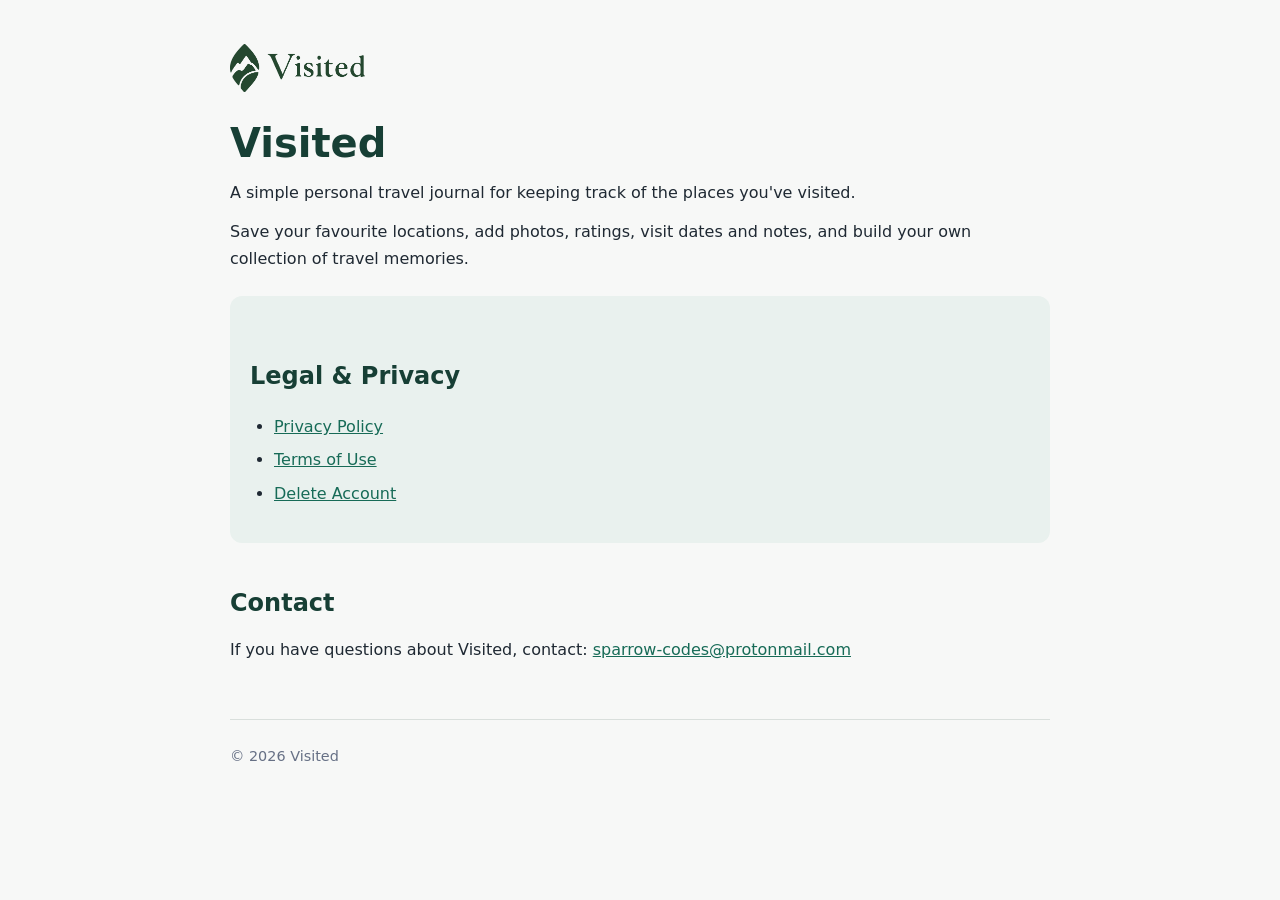
<file: index.html>
<!DOCTYPE html>
<html lang="en">
<head>
  <meta charset="UTF-8" />
  <meta name="viewport" content="width=device-width, initial-scale=1.0" />

  <title>Visited</title>

  <meta
          name="description"
          content="Visited is a personal travel journal for saving places, photos, ratings and memories from your trips."
  />

  <link rel="stylesheet" href="./assets/styles.css" />
</head>

<body>
<main>
  <header class="page-header">
    <img
            class="logo"
            src="./assets/logo.png"
            alt=""
    />
  </header>

  <h1>Visited</h1>

  <p>
    A simple personal travel journal for keeping track of the places you've
    visited.
  </p>

  <p>
    Save your favourite locations, add photos, ratings, visit dates and notes,
    and build your own collection of travel memories.
  </p>

  <div class="contact">
    <h2>Legal &amp; Privacy</h2>

    <ul>
      <li>
        <a href="./privacy/">Privacy Policy</a>
      </li>

      <li>
        <a href="./terms/">Terms of Use</a>
      </li>

      <li>
        <a href="./delete-account/">Delete Account</a>
      </li>
    </ul>
  </div>

  <h2>Contact</h2>

  <p>
    If you have questions about Visited, contact:
    <a href="mailto:sparrow-codes@protonmail.com">
      sparrow-codes@protonmail.com
    </a>
  </p>

  <footer>
    © 2026 Visited
  </footer>
</main>
</body>
</html>
</file>
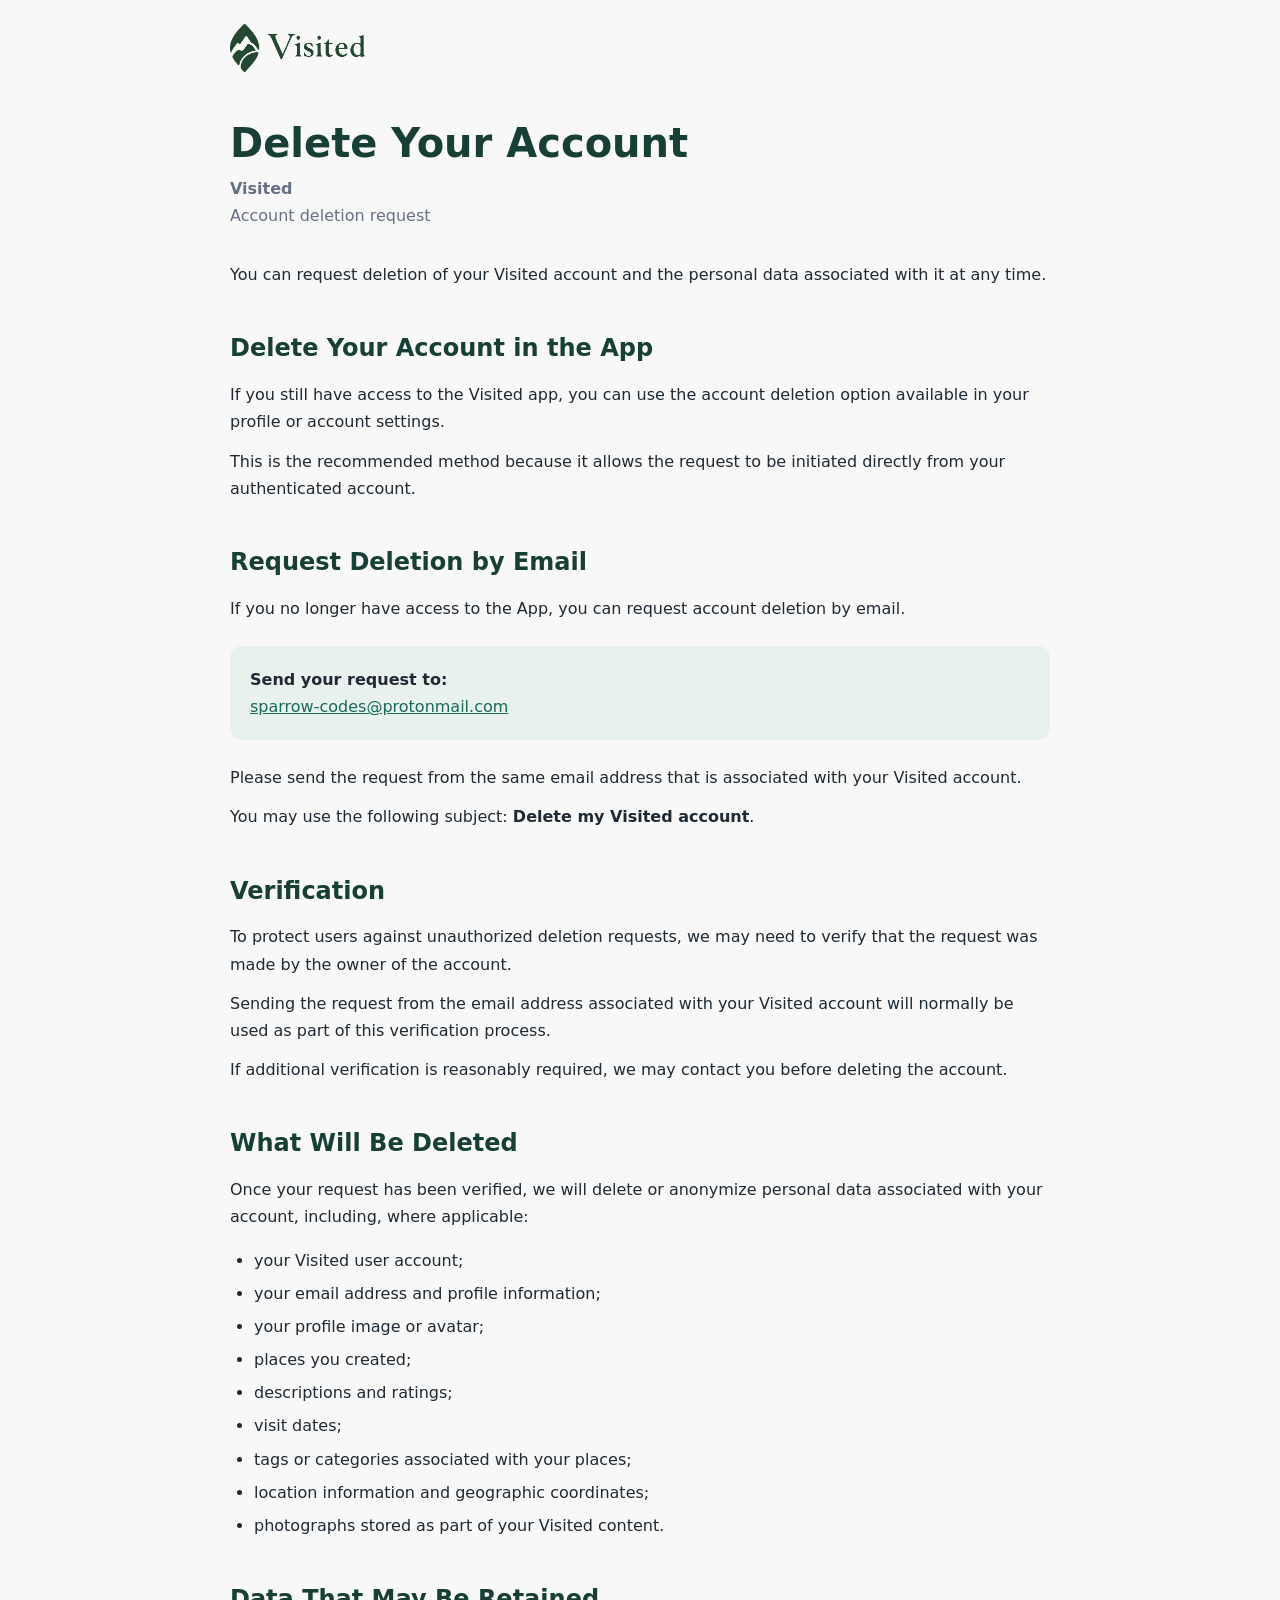
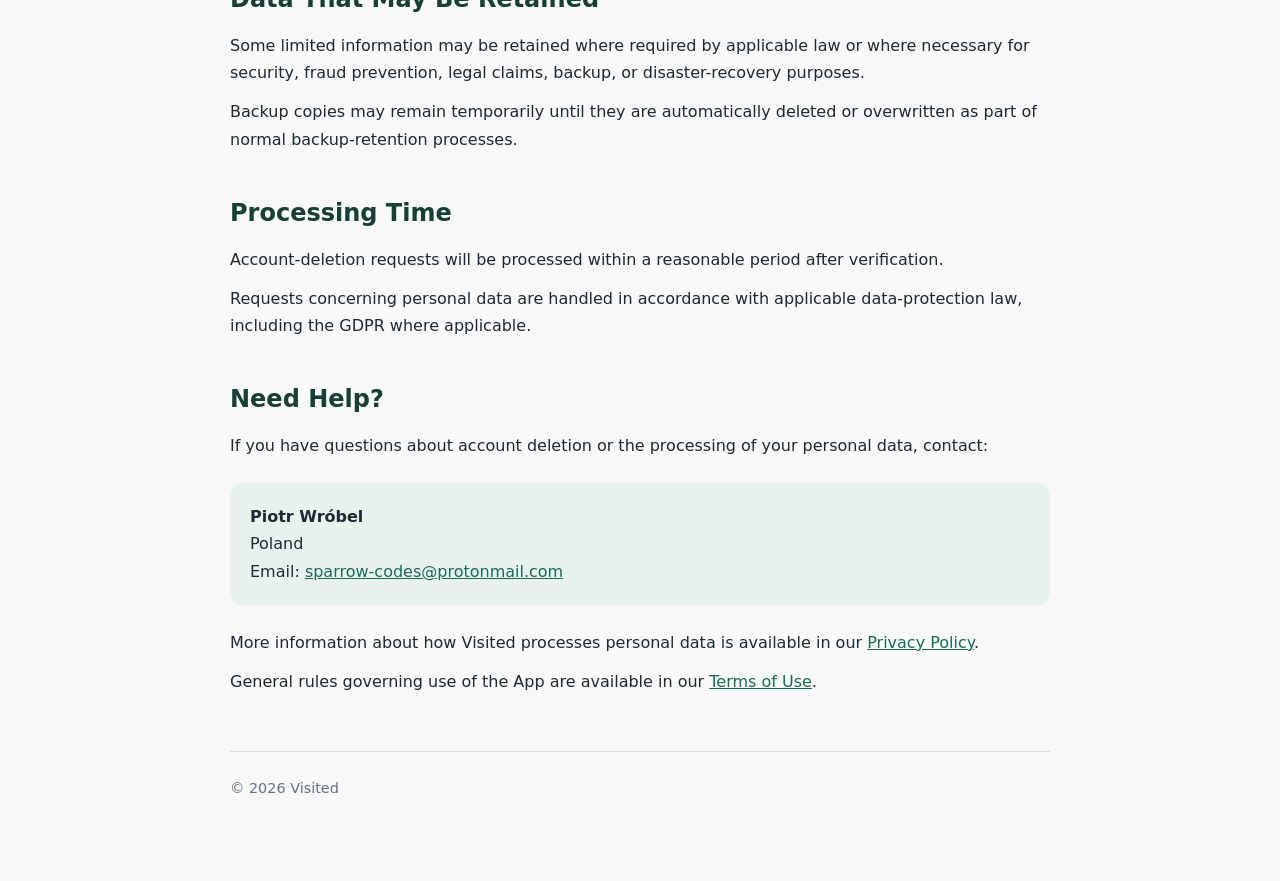
<file: delete-account/index.html>
<!DOCTYPE html>
<html lang="en">
<head>
    <meta charset="UTF-8" />
    <meta name="viewport" content="width=device-width, initial-scale=1.0" />

    <title>Visited – Delete Account</title>

    <meta
            name="description"
            content="Instructions for deleting your Visited account and associated personal data."
    />

    <link rel="stylesheet" href="../assets/styles.css" />
</head>

<body>
<header>
        <img
                class="logo"
                src="../assets/logo.png"
                alt="Visited"
        />
</header>

<main>
    <h1>Delete Your Account</h1>

    <div class="meta">
        <strong>Visited</strong><br />
        Account deletion request
    </div>

    <p>
        You can request deletion of your Visited account and the personal data
        associated with it at any time.
    </p>

    <h2>Delete Your Account in the App</h2>

    <p>
        If you still have access to the Visited app, you can use the account
        deletion option available in your profile or account settings.
    </p>

    <p>
        This is the recommended method because it allows the request to be
        initiated directly from your authenticated account.
    </p>

    <h2>Request Deletion by Email</h2>

    <p>
        If you no longer have access to the App, you can request account deletion
        by email.
    </p>

    <div class="contact">
        <strong>Send your request to:</strong><br />
        <a
                href="mailto:sparrow-codes@protonmail.com?subject=Delete%20my%20Visited%20account"
        >
            sparrow-codes@protonmail.com
        </a>
    </div>

    <p>
        Please send the request from the same email address that is associated
        with your Visited account.
    </p>

    <p>
        You may use the following subject:
        <strong>Delete my Visited account</strong>.
    </p>

    <h2>Verification</h2>

    <p>
        To protect users against unauthorized deletion requests, we may need to
        verify that the request was made by the owner of the account.
    </p>

    <p>
        Sending the request from the email address associated with your Visited
        account will normally be used as part of this verification process.
    </p>

    <p>
        If additional verification is reasonably required, we may contact you
        before deleting the account.
    </p>

    <h2>What Will Be Deleted</h2>

    <p>
        Once your request has been verified, we will delete or anonymize personal
        data associated with your account, including, where applicable:
    </p>

    <ul>
        <li>your Visited user account;</li>
        <li>your email address and profile information;</li>
        <li>your profile image or avatar;</li>
        <li>places you created;</li>
        <li>descriptions and ratings;</li>
        <li>visit dates;</li>
        <li>tags or categories associated with your places;</li>
        <li>location information and geographic coordinates;</li>
        <li>photographs stored as part of your Visited content.</li>
    </ul>

    <h2>Data That May Be Retained</h2>

    <p>
        Some limited information may be retained where required by applicable law
        or where necessary for security, fraud prevention, legal claims, backup,
        or disaster-recovery purposes.
    </p>

    <p>
        Backup copies may remain temporarily until they are automatically deleted
        or overwritten as part of normal backup-retention processes.
    </p>

    <h2>Processing Time</h2>

    <p>
        Account-deletion requests will be processed within a reasonable period
        after verification.
    </p>

    <p>
        Requests concerning personal data are handled in accordance with
        applicable data-protection law, including the GDPR where applicable.
    </p>

    <h2>Need Help?</h2>

    <p>
        If you have questions about account deletion or the processing of your
        personal data, contact:
    </p>

    <div class="contact">
        <strong>Piotr Wróbel</strong><br />
        Poland<br />
        Email:
        <a href="mailto:sparrow-codes@protonmail.com">
            sparrow-codes@protonmail.com
        </a>
    </div>

    <p>
        More information about how Visited processes personal data is available
        in our
        <a href="../privacy/">Privacy Policy</a>.
    </p>

    <p>
        General rules governing use of the App are available in our
        <a href="../terms/">Terms of Use</a>.
    </p>

    <footer>
        © 2026 Visited
    </footer>
</main>
</body>
</html>
</file>
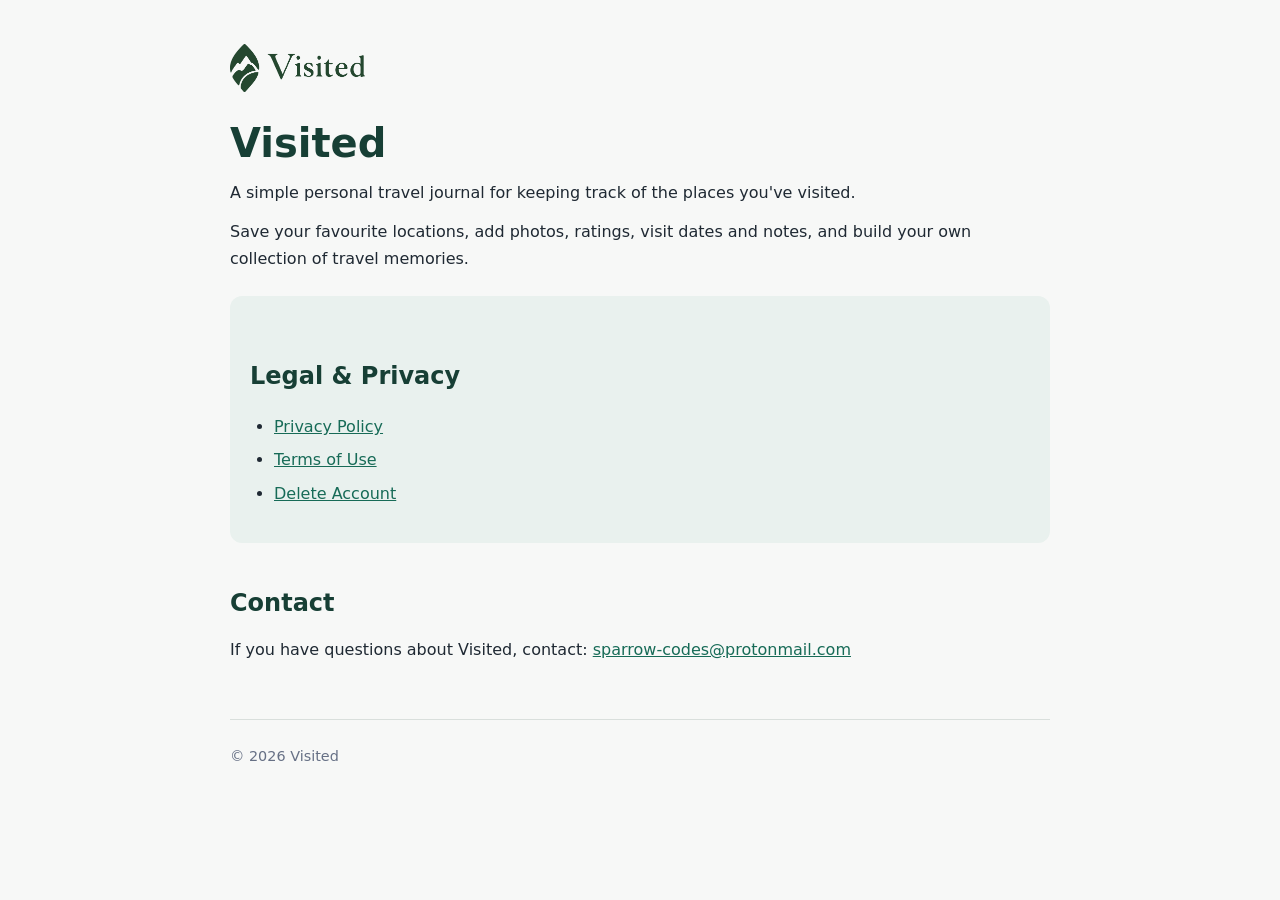
<file: en/index.html>
<!DOCTYPE html>
<html lang="en">
<head>
  <meta charset="UTF-8" />
  <meta name="viewport" content="width=device-width, initial-scale=1.0" />

  <title>Visited</title>

  <meta
          name="description"
          content="Visited is a personal travel journal for saving places, photos, ratings and memories from your trips."
  />

  <link rel="stylesheet" href="../assets/styles.css" />
</head>

<body>
<main>
  <header class="page-header">
    <img
            class="logo"
            src="../assets/logo.png"
            alt=""
    />
  </header>

  <h1>Visited</h1>

  <p>
    A simple personal travel journal for keeping track of the places you've
    visited.
  </p>

  <p>
    Save your favourite locations, add photos, ratings, visit dates and notes,
    and build your own collection of travel memories.
  </p>

  <div class="contact">
    <h2>Legal &amp; Privacy</h2>

    <ul>
      <li>
        <a href="../privacy/en">Privacy Policy</a>
      </li>

      <li>
        <a href="../terms/en">Terms of Use</a>
      </li>

      <li>
        <a href="../delete-account/en">Delete Account</a>
      </li>
    </ul>
  </div>

  <h2>Contact</h2>

  <p>
    If you have questions about Visited, contact:
    <a href="mailto:sparrow-codes@protonmail.com">
      sparrow-codes@protonmail.com
    </a>
  </p>

  <footer>
    © 2026 Visited
  </footer>
</main>
</body>
</html>
</file>
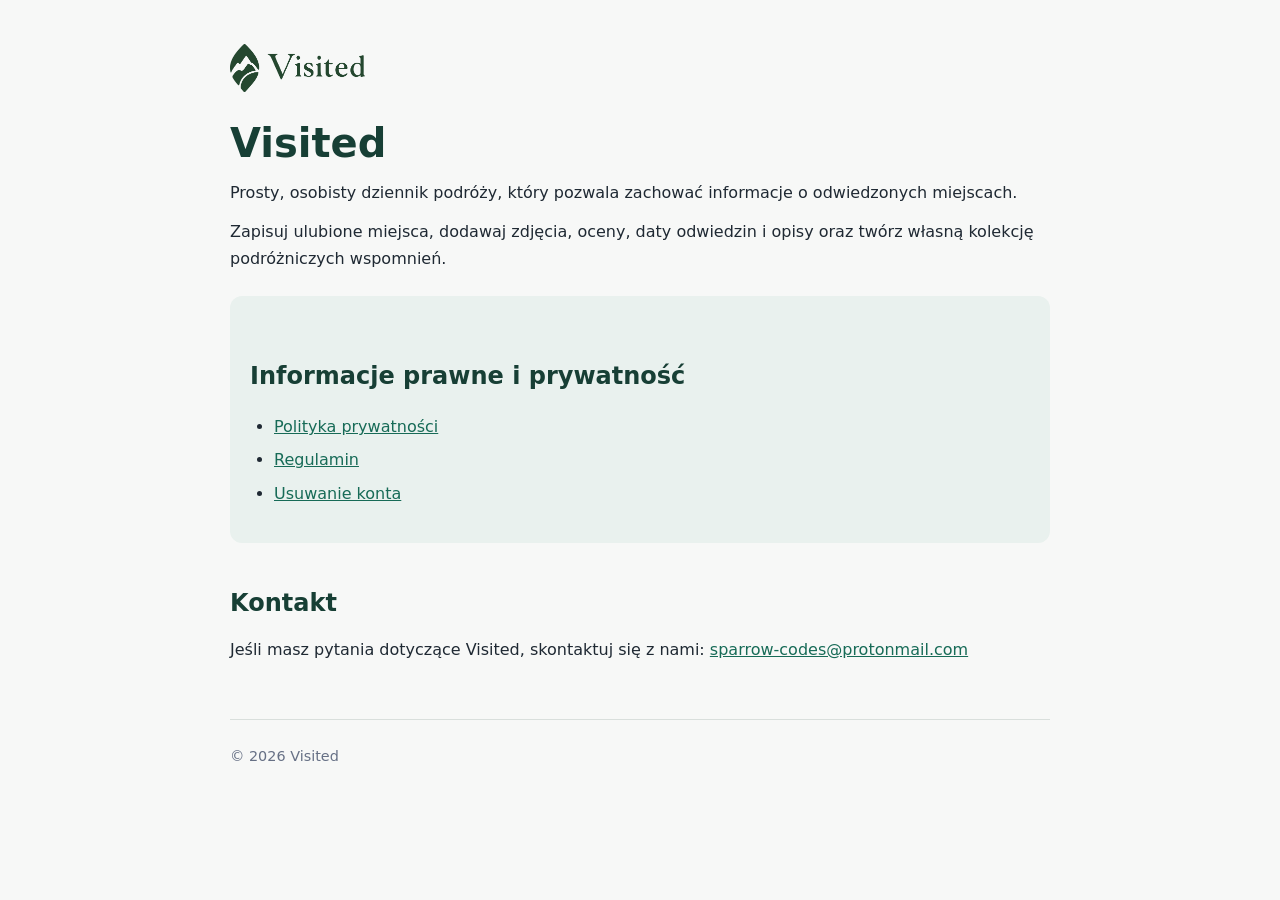
<file: pl/index.html>
<!DOCTYPE html>
<html lang="pl">
<head>
    <meta charset="UTF-8" />
    <meta name="viewport" content="width=device-width, initial-scale=1.0" />

    <title>Visited</title>

    <meta
            name="description"
            content="Visited to osobisty dziennik podróży, w którym możesz zapisywać odwiedzone miejsca, zdjęcia, oceny i wspomnienia."
    />

    <link rel="stylesheet" href="../assets/styles.css" />
</head>

<body>
<main>
    <header class="page-header">
        <img
                class="logo"
                src="../assets/logo.png"
                alt=""
        />
    </header>

    <h1>Visited</h1>

    <p>
        Prosty, osobisty dziennik podróży, który pozwala zachować informacje
        o odwiedzonych miejscach.
    </p>

    <p>
        Zapisuj ulubione miejsca, dodawaj zdjęcia, oceny, daty odwiedzin
        i opisy oraz twórz własną kolekcję podróżniczych wspomnień.
    </p>

    <div class="contact">
        <h2>Informacje prawne i prywatność</h2>

        <ul>
            <li>
                <a href="../privacy/pl">Polityka prywatności</a>
            </li>

            <li>
                <a href="../terms/pl">Regulamin</a>
            </li>

            <li>
                <a href="../delete-account/pl">Usuwanie konta</a>
            </li>
        </ul>
    </div>

    <h2>Kontakt</h2>

    <p>
        Jeśli masz pytania dotyczące Visited, skontaktuj się z nami:
        <a href="mailto:sparrow-codes@protonmail.com">
            sparrow-codes@protonmail.com
        </a>
    </p>

    <footer>
        © 2026 Visited
    </footer>
</main>
</body>
</html>
</file>
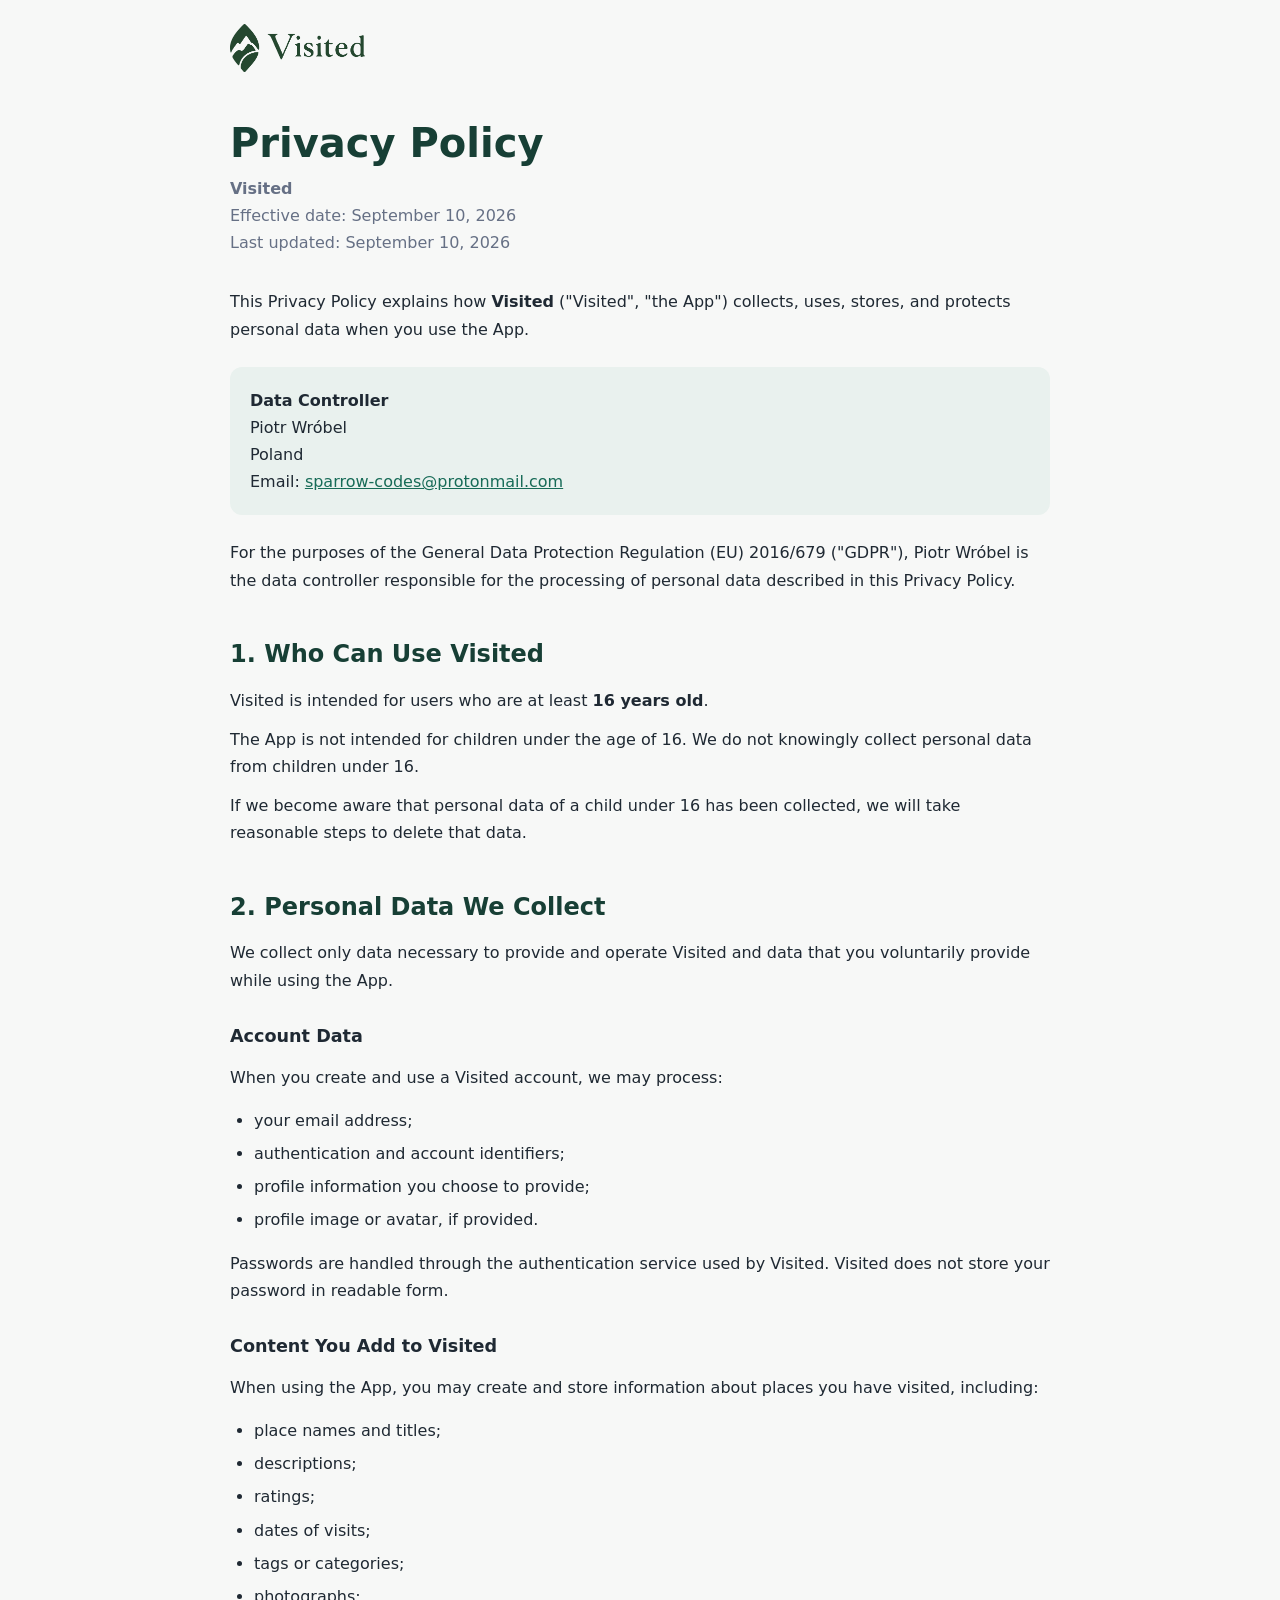
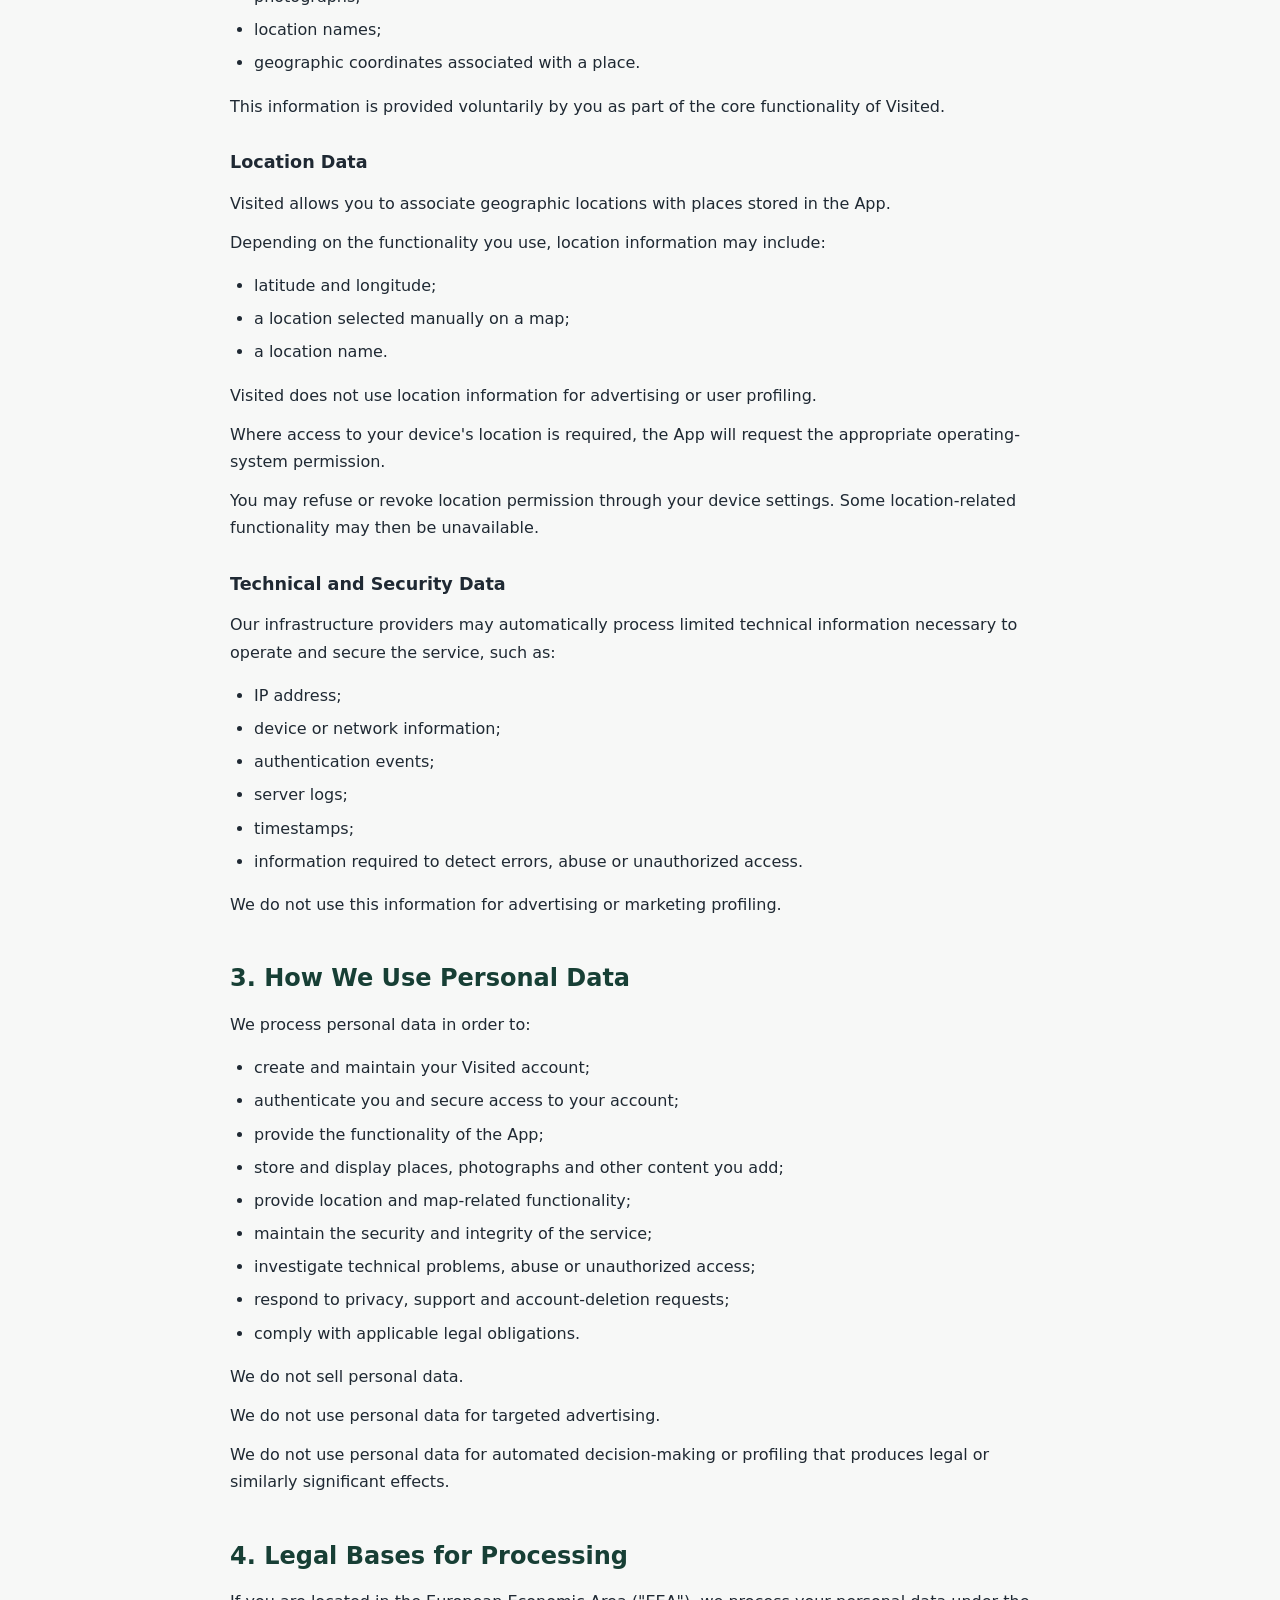
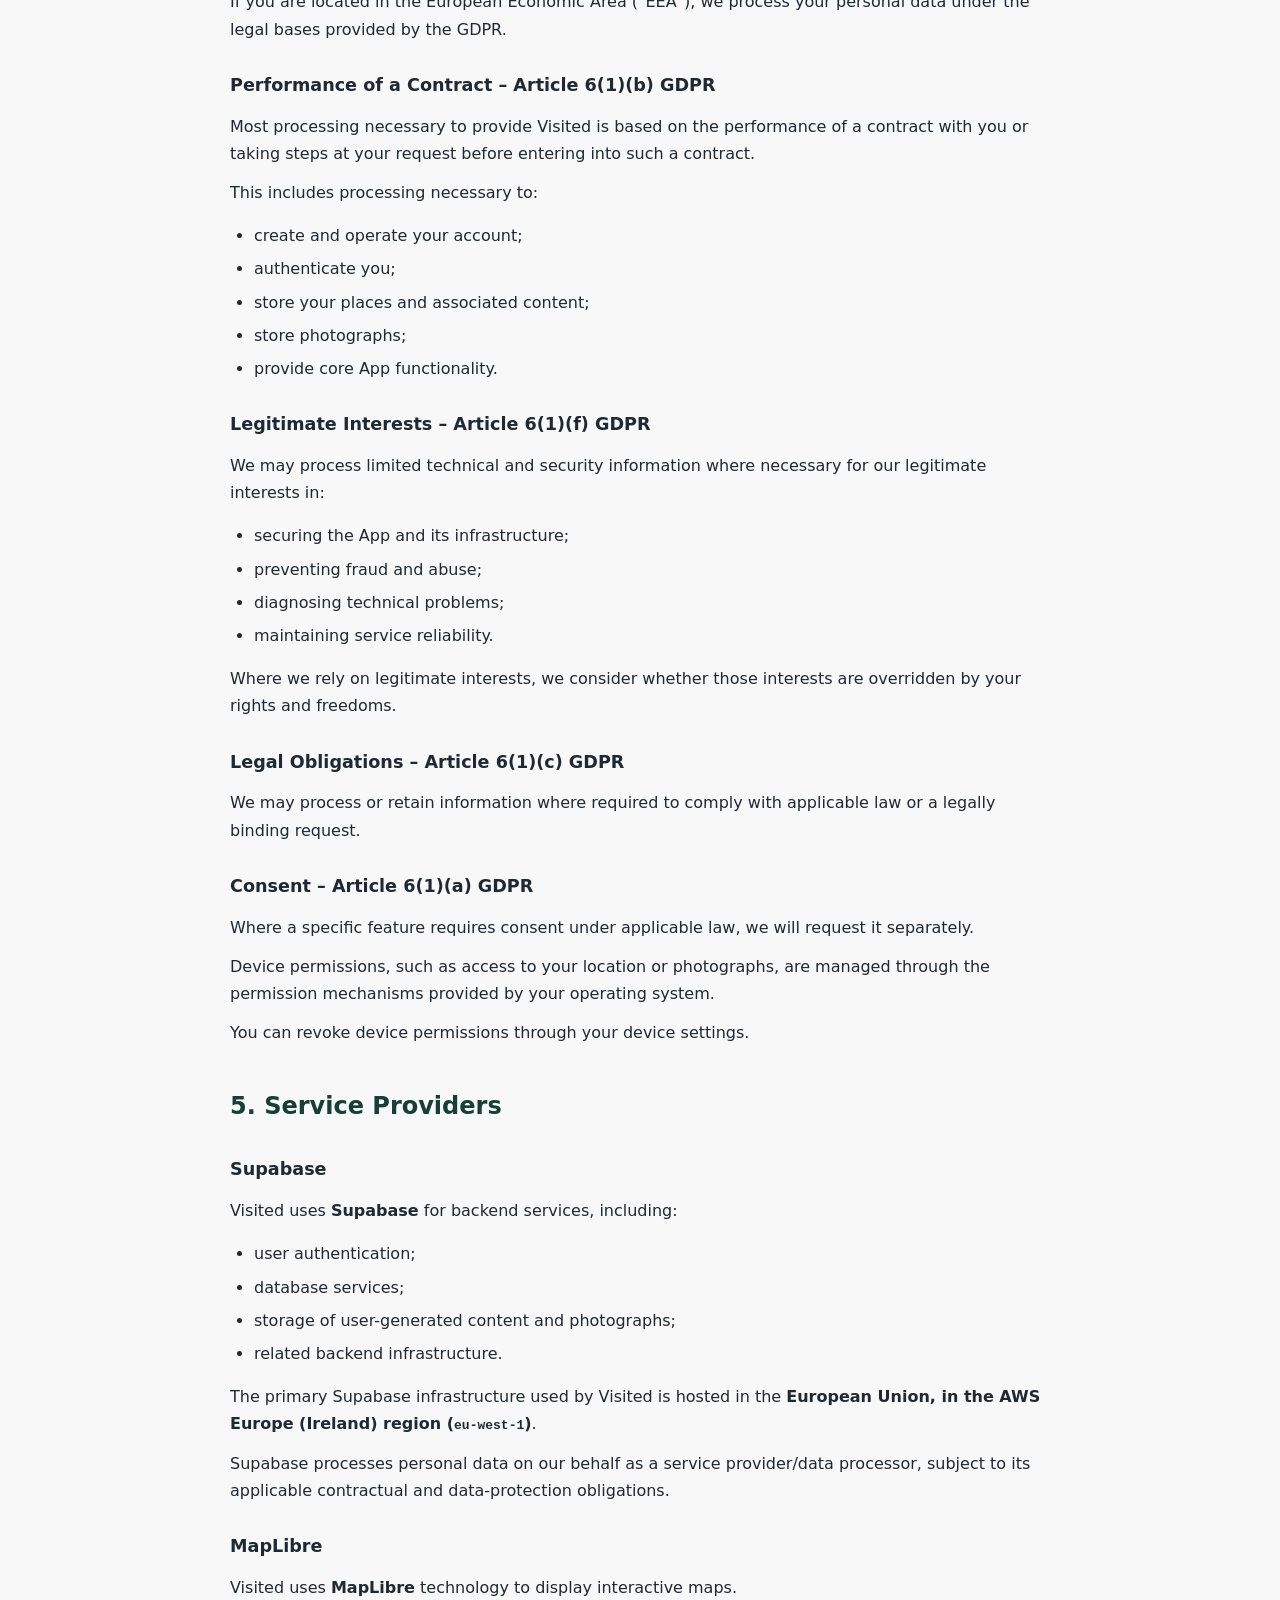
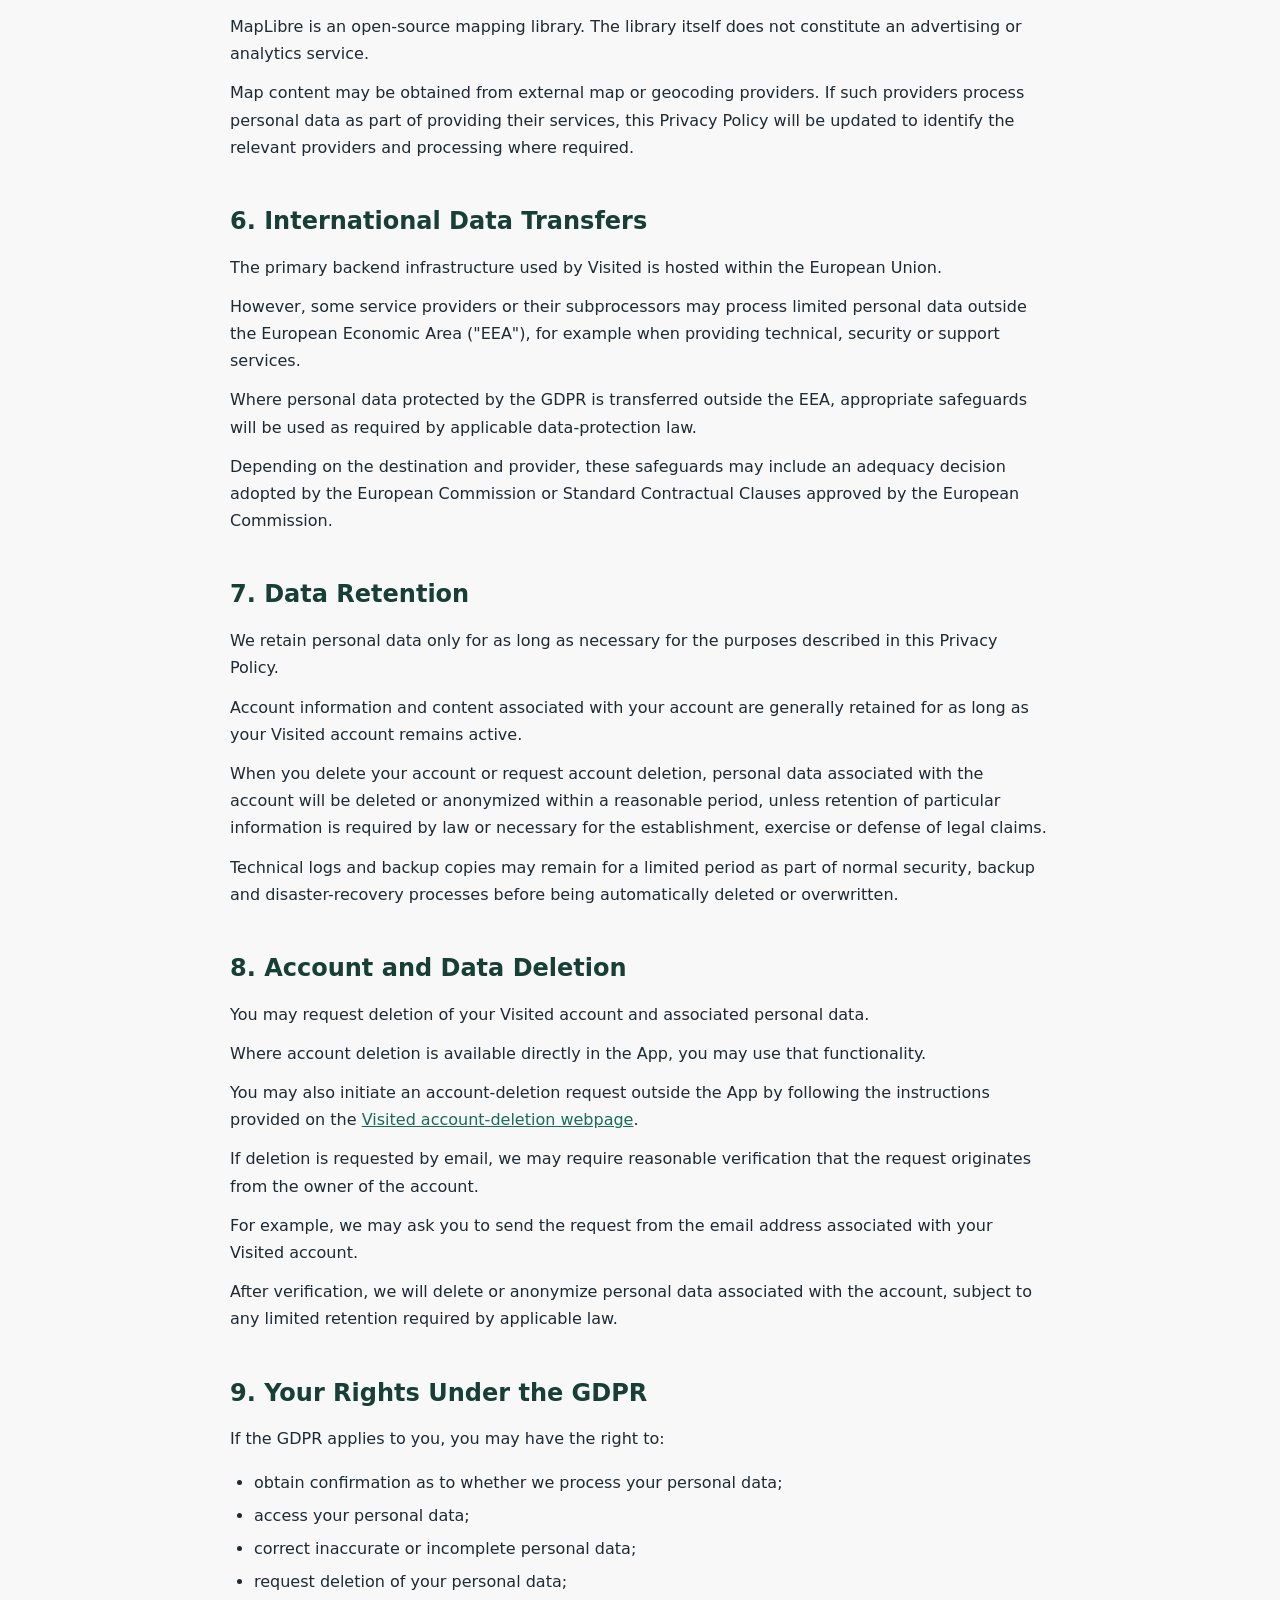
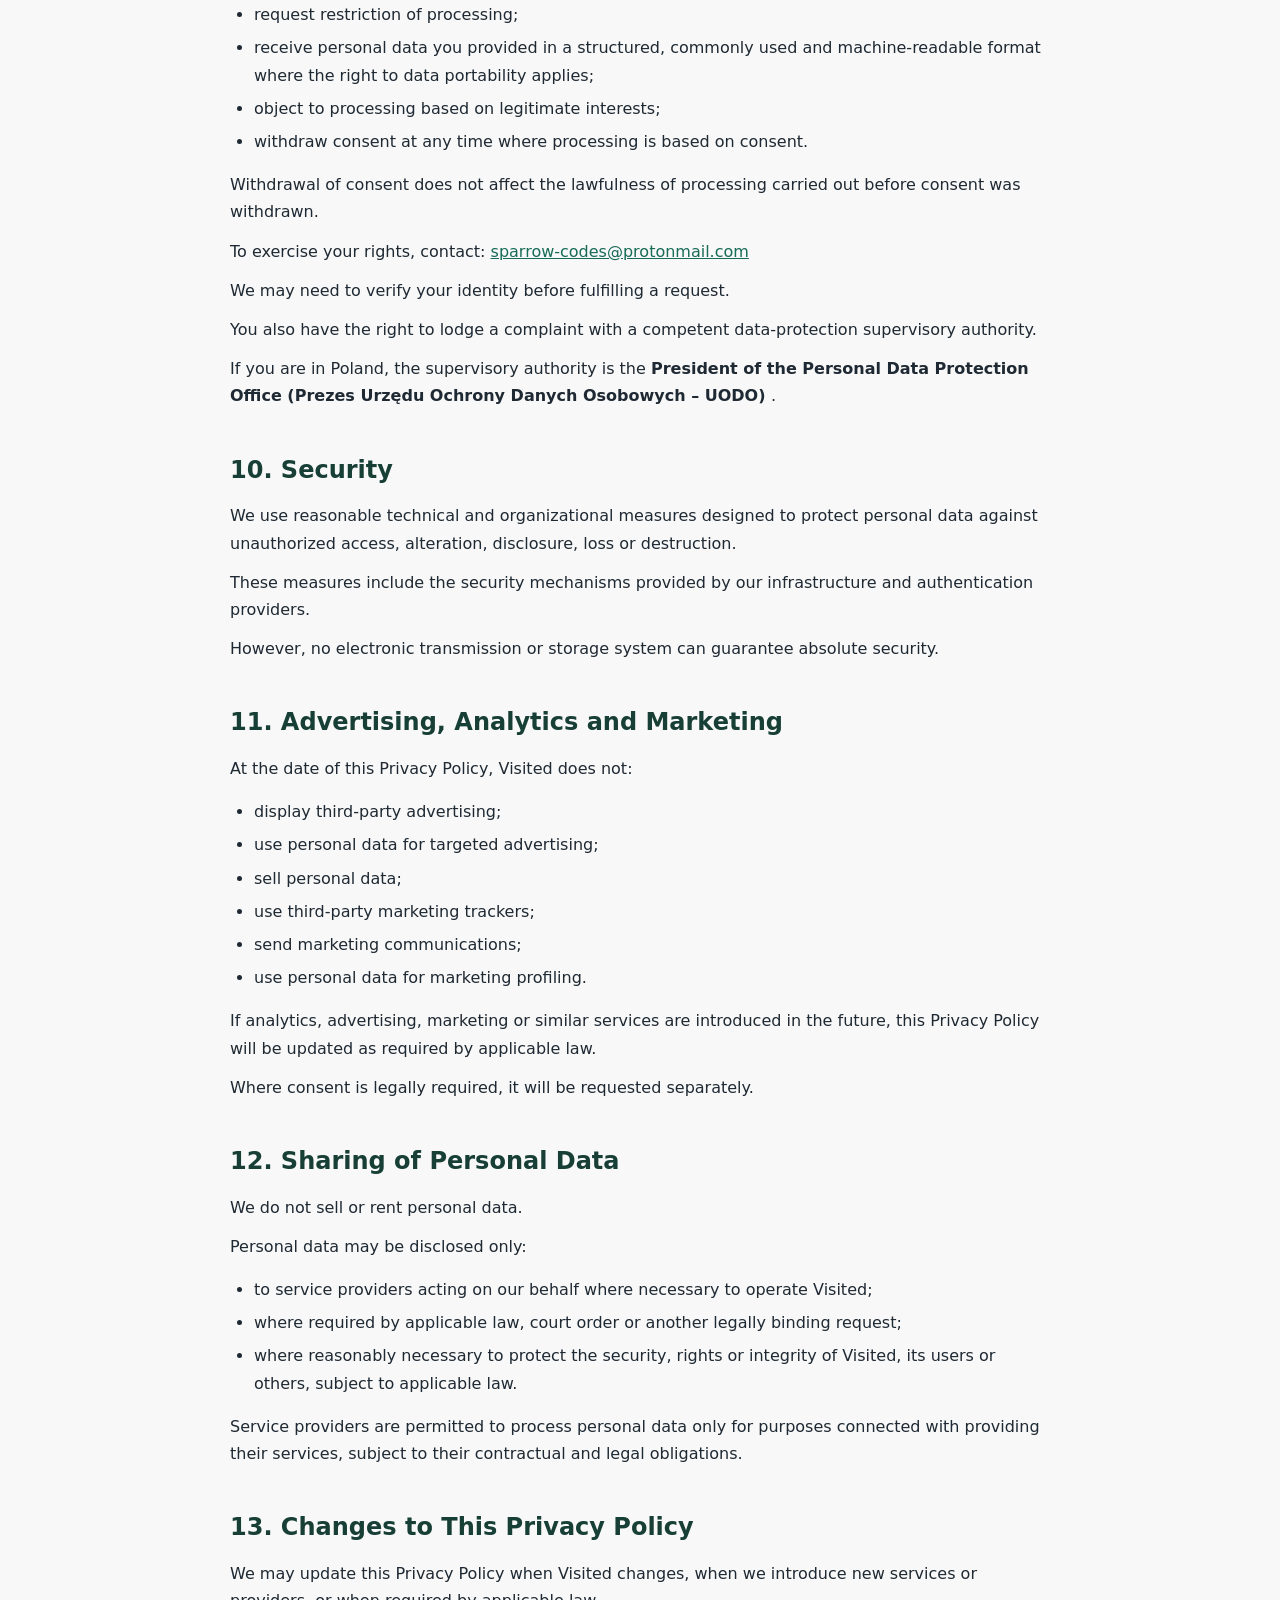
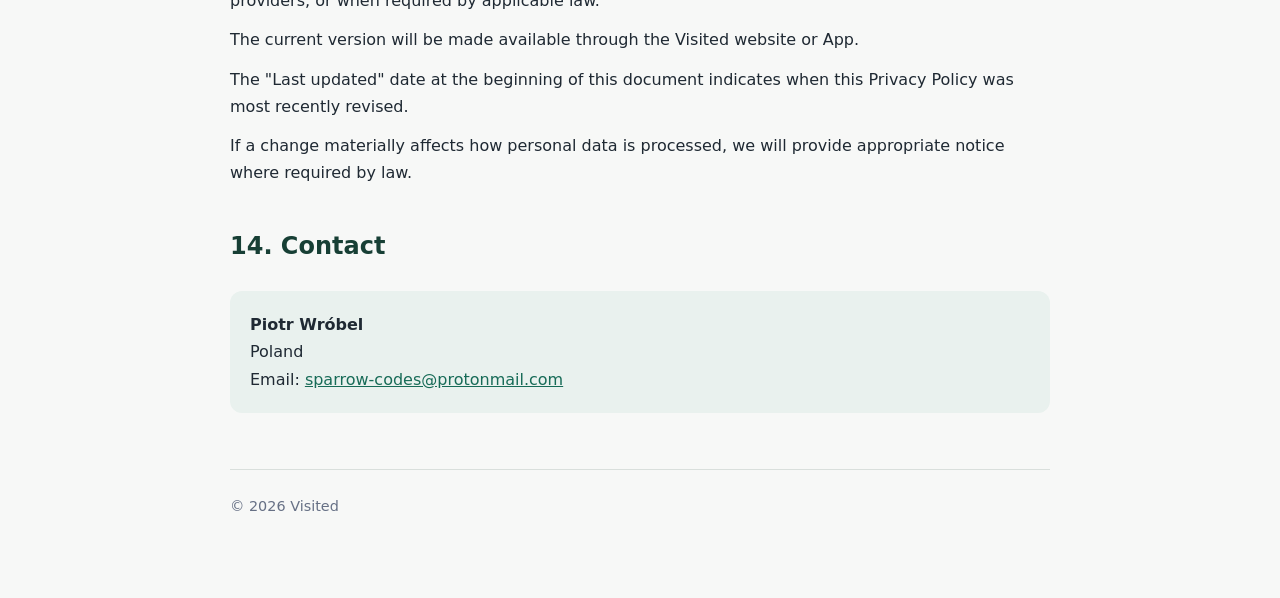
<file: privacy/index.html>
<!DOCTYPE html>
<html lang="en">
<head>
    <meta charset="UTF-8"/>
    <meta name="viewport" content="width=device-width, initial-scale=1.0"/>

    <title>Visited – Privacy Policy</title>
    <link rel="stylesheet" href="../assets/styles.css"/>

    <meta name="description" content="Privacy Policy for the Visited mobile application."/>
</head>

<body>
<header>
    <img
            class="logo"
            src="../assets/logo.png"
            alt="Visited"
    />
</header>
<main>
    <h1>Privacy Policy</h1>

    <div class="meta">
        <strong>Visited</strong><br/>
        Effective date: September 10, 2026<br/>
        Last updated: September 10, 2026
    </div>

    <p>
        This Privacy Policy explains how <strong>Visited</strong>
        ("Visited", "the App") collects, uses, stores, and protects personal data
        when you use the App.
    </p>

    <div class="contact">
        <strong>Data Controller</strong><br/>
        Piotr Wróbel<br/>
        Poland<br/>
        Email:
        <a href="mailto:sparrow-codes@protonmail.com">
            sparrow-codes@protonmail.com
        </a>
    </div>

    <p>
        For the purposes of the General Data Protection Regulation (EU) 2016/679
        ("GDPR"), Piotr Wróbel is the data controller responsible for the
        processing of personal data described in this Privacy Policy.
    </p>

    <h2>1. Who Can Use Visited</h2>

    <p>
        Visited is intended for users who are at least
        <strong>16 years old</strong>.
    </p>

    <p>
        The App is not intended for children under the age of 16. We do not
        knowingly collect personal data from children under 16.
    </p>

    <p>
        If we become aware that personal data of a child under 16 has been
        collected, we will take reasonable steps to delete that data.
    </p>

    <h2>2. Personal Data We Collect</h2>

    <p>
        We collect only data necessary to provide and operate Visited and data
        that you voluntarily provide while using the App.
    </p>

    <h3>Account Data</h3>

    <p>
        When you create and use a Visited account, we may process:
    </p>

    <ul>
        <li>your email address;</li>
        <li>authentication and account identifiers;</li>
        <li>profile information you choose to provide;</li>
        <li>profile image or avatar, if provided.</li>
    </ul>

    <p>
        Passwords are handled through the authentication service used by
        Visited. Visited does not store your password in readable form.
    </p>

    <h3>Content You Add to Visited</h3>

    <p>
        When using the App, you may create and store information about places
        you have visited, including:
    </p>

    <ul>
        <li>place names and titles;</li>
        <li>descriptions;</li>
        <li>ratings;</li>
        <li>dates of visits;</li>
        <li>tags or categories;</li>
        <li>photographs;</li>
        <li>location names;</li>
        <li>geographic coordinates associated with a place.</li>
    </ul>

    <p>
        This information is provided voluntarily by you as part of the core
        functionality of Visited.
    </p>

    <h3>Location Data</h3>

    <p>
        Visited allows you to associate geographic locations with places stored
        in the App.
    </p>

    <p>Depending on the functionality you use, location information may include:</p>

    <ul>
        <li>latitude and longitude;</li>
        <li>a location selected manually on a map;</li>
        <li>a location name.</li>
    </ul>

    <p>
        Visited does not use location information for advertising or user
        profiling.
    </p>

    <p>
        Where access to your device's location is required, the App will request
        the appropriate operating-system permission.
    </p>

    <p>
        You may refuse or revoke location permission through your device
        settings. Some location-related functionality may then be unavailable.
    </p>

    <h3>Technical and Security Data</h3>

    <p>
        Our infrastructure providers may automatically process limited technical
        information necessary to operate and secure the service, such as:
    </p>

    <ul>
        <li>IP address;</li>
        <li>device or network information;</li>
        <li>authentication events;</li>
        <li>server logs;</li>
        <li>timestamps;</li>
        <li>information required to detect errors, abuse or unauthorized access.</li>
    </ul>

    <p>
        We do not use this information for advertising or marketing profiling.
    </p>

    <h2>3. How We Use Personal Data</h2>

    <p>We process personal data in order to:</p>

    <ul>
        <li>create and maintain your Visited account;</li>
        <li>authenticate you and secure access to your account;</li>
        <li>provide the functionality of the App;</li>
        <li>store and display places, photographs and other content you add;</li>
        <li>provide location and map-related functionality;</li>
        <li>maintain the security and integrity of the service;</li>
        <li>investigate technical problems, abuse or unauthorized access;</li>
        <li>respond to privacy, support and account-deletion requests;</li>
        <li>comply with applicable legal obligations.</li>
    </ul>

    <p>We do not sell personal data.</p>

    <p>We do not use personal data for targeted advertising.</p>

    <p>
        We do not use personal data for automated decision-making or profiling
        that produces legal or similarly significant effects.
    </p>

    <h2>4. Legal Bases for Processing</h2>

    <p>
        If you are located in the European Economic Area ("EEA"), we process your
        personal data under the legal bases provided by the GDPR.
    </p>

    <h3>Performance of a Contract – Article 6(1)(b) GDPR</h3>

    <p>
        Most processing necessary to provide Visited is based on the performance
        of a contract with you or taking steps at your request before entering
        into such a contract.
    </p>

    <p>This includes processing necessary to:</p>

    <ul>
        <li>create and operate your account;</li>
        <li>authenticate you;</li>
        <li>store your places and associated content;</li>
        <li>store photographs;</li>
        <li>provide core App functionality.</li>
    </ul>

    <h3>Legitimate Interests – Article 6(1)(f) GDPR</h3>

    <p>
        We may process limited technical and security information where necessary
        for our legitimate interests in:
    </p>

    <ul>
        <li>securing the App and its infrastructure;</li>
        <li>preventing fraud and abuse;</li>
        <li>diagnosing technical problems;</li>
        <li>maintaining service reliability.</li>
    </ul>

    <p>
        Where we rely on legitimate interests, we consider whether those interests
        are overridden by your rights and freedoms.
    </p>

    <h3>Legal Obligations – Article 6(1)(c) GDPR</h3>

    <p>
        We may process or retain information where required to comply with
        applicable law or a legally binding request.
    </p>

    <h3>Consent – Article 6(1)(a) GDPR</h3>

    <p>
        Where a specific feature requires consent under applicable law, we will
        request it separately.
    </p>

    <p>
        Device permissions, such as access to your location or photographs, are
        managed through the permission mechanisms provided by your operating
        system.
    </p>

    <p>
        You can revoke device permissions through your device settings.
    </p>

    <h2>5. Service Providers</h2>

    <h3>Supabase</h3>

    <p>
        Visited uses <strong>Supabase</strong> for backend services, including:
    </p>

    <ul>
        <li>user authentication;</li>
        <li>database services;</li>
        <li>storage of user-generated content and photographs;</li>
        <li>related backend infrastructure.</li>
    </ul>

    <p>
        The primary Supabase infrastructure used by Visited is hosted in the
        <strong>European Union, in the AWS Europe (Ireland) region
            (<code>eu-west-1</code>)</strong>.
    </p>

    <p>
        Supabase processes personal data on our behalf as a service provider/data
        processor, subject to its applicable contractual and data-protection
        obligations.
    </p>

    <h3>MapLibre</h3>

    <p>
        Visited uses <strong>MapLibre</strong> technology to display interactive
        maps.
    </p>

    <p>
        MapLibre is an open-source mapping library. The library itself does not
        constitute an advertising or analytics service.
    </p>

    <p>
        Map content may be obtained from external map or geocoding providers. If
        such providers process personal data as part of providing their services,
        this Privacy Policy will be updated to identify the relevant providers and
        processing where required.
    </p>

    <h2>6. International Data Transfers</h2>

    <p>
        The primary backend infrastructure used by Visited is hosted within the
        European Union.
    </p>

    <p>
        However, some service providers or their subprocessors may process
        limited personal data outside the European Economic Area ("EEA"), for
        example when providing technical, security or support services.
    </p>

    <p>
        Where personal data protected by the GDPR is transferred outside the EEA,
        appropriate safeguards will be used as required by applicable
        data-protection law.
    </p>

    <p>
        Depending on the destination and provider, these safeguards may include
        an adequacy decision adopted by the European Commission or Standard
        Contractual Clauses approved by the European Commission.
    </p>

    <h2>7. Data Retention</h2>

    <p>
        We retain personal data only for as long as necessary for the purposes
        described in this Privacy Policy.
    </p>

    <p>
        Account information and content associated with your account are
        generally retained for as long as your Visited account remains active.
    </p>

    <p>
        When you delete your account or request account deletion, personal data
        associated with the account will be deleted or anonymized within a
        reasonable period, unless retention of particular information is required
        by law or necessary for the establishment, exercise or defense of legal
        claims.
    </p>

    <p>
        Technical logs and backup copies may remain for a limited period as part
        of normal security, backup and disaster-recovery processes before being
        automatically deleted or overwritten.
    </p>

    <h2>8. Account and Data Deletion</h2>

    <p>
        You may request deletion of your Visited account and associated personal
        data.
    </p>

    <p>
        Where account deletion is available directly in the App, you may use that
        functionality.
    </p>

    <p>
        You may also initiate an account-deletion request outside the App by
        following the instructions provided on the
        <a href="../delete-account/">Visited account-deletion webpage</a>.
    </p>

    <p>
        If deletion is requested by email, we may require reasonable verification
        that the request originates from the owner of the account.
    </p>

    <p>
        For example, we may ask you to send the request from the email address
        associated with your Visited account.
    </p>

    <p>
        After verification, we will delete or anonymize personal data associated
        with the account, subject to any limited retention required by applicable
        law.
    </p>

    <h2>9. Your Rights Under the GDPR</h2>

    <p>If the GDPR applies to you, you may have the right to:</p>

    <ul>
        <li>obtain confirmation as to whether we process your personal data;</li>
        <li>access your personal data;</li>
        <li>correct inaccurate or incomplete personal data;</li>
        <li>request deletion of your personal data;</li>
        <li>request restriction of processing;</li>
        <li>
            receive personal data you provided in a structured, commonly used and
            machine-readable format where the right to data portability applies;
        </li>
        <li>object to processing based on legitimate interests;</li>
        <li>
            withdraw consent at any time where processing is based on consent.
        </li>
    </ul>

    <p>
        Withdrawal of consent does not affect the lawfulness of processing
        carried out before consent was withdrawn.
    </p>

    <p>
        To exercise your rights, contact:
        <a href="mailto:sparrow-codes@protonmail.com">
            sparrow-codes@protonmail.com
        </a>
    </p>

    <p>
        We may need to verify your identity before fulfilling a request.
    </p>

    <p>
        You also have the right to lodge a complaint with a competent
        data-protection supervisory authority.
    </p>

    <p>
        If you are in Poland, the supervisory authority is the
        <strong>
            President of the Personal Data Protection Office
            (Prezes Urzędu Ochrony Danych Osobowych – UODO)
        </strong>.
    </p>

    <h2>10. Security</h2>

    <p>
        We use reasonable technical and organizational measures designed to
        protect personal data against unauthorized access, alteration, disclosure,
        loss or destruction.
    </p>

    <p>
        These measures include the security mechanisms provided by our
        infrastructure and authentication providers.
    </p>

    <p>
        However, no electronic transmission or storage system can guarantee
        absolute security.
    </p>

    <h2>11. Advertising, Analytics and Marketing</h2>

    <p>At the date of this Privacy Policy, Visited does not:</p>

    <ul>
        <li>display third-party advertising;</li>
        <li>use personal data for targeted advertising;</li>
        <li>sell personal data;</li>
        <li>use third-party marketing trackers;</li>
        <li>send marketing communications;</li>
        <li>use personal data for marketing profiling.</li>
    </ul>

    <p>
        If analytics, advertising, marketing or similar services are introduced
        in the future, this Privacy Policy will be updated as required by
        applicable law.
    </p>

    <p>
        Where consent is legally required, it will be requested separately.
    </p>

    <h2>12. Sharing of Personal Data</h2>

    <p>We do not sell or rent personal data.</p>

    <p>Personal data may be disclosed only:</p>

    <ul>
        <li>
            to service providers acting on our behalf where necessary to operate
            Visited;
        </li>
        <li>
            where required by applicable law, court order or another legally binding
            request;
        </li>
        <li>
            where reasonably necessary to protect the security, rights or integrity
            of Visited, its users or others, subject to applicable law.
        </li>
    </ul>

    <p>
        Service providers are permitted to process personal data only for
        purposes connected with providing their services, subject to their
        contractual and legal obligations.
    </p>

    <h2>13. Changes to This Privacy Policy</h2>

    <p>
        We may update this Privacy Policy when Visited changes, when we introduce
        new services or providers, or when required by applicable law.
    </p>

    <p>
        The current version will be made available through the Visited website or
        App.
    </p>

    <p>
        The "Last updated" date at the beginning of this document indicates when
        this Privacy Policy was most recently revised.
    </p>

    <p>
        If a change materially affects how personal data is processed, we will
        provide appropriate notice where required by law.
    </p>

    <h2>14. Contact</h2>

    <div class="contact">
        <strong>Piotr Wróbel</strong><br/>
        Poland<br/>
        Email:
        <a href="mailto:sparrow-codes@protonmail.com">
            sparrow-codes@protonmail.com
        </a>
    </div>

    <footer>
        © 2026 Visited
    </footer>
</main>
</body>
</html>
</file>
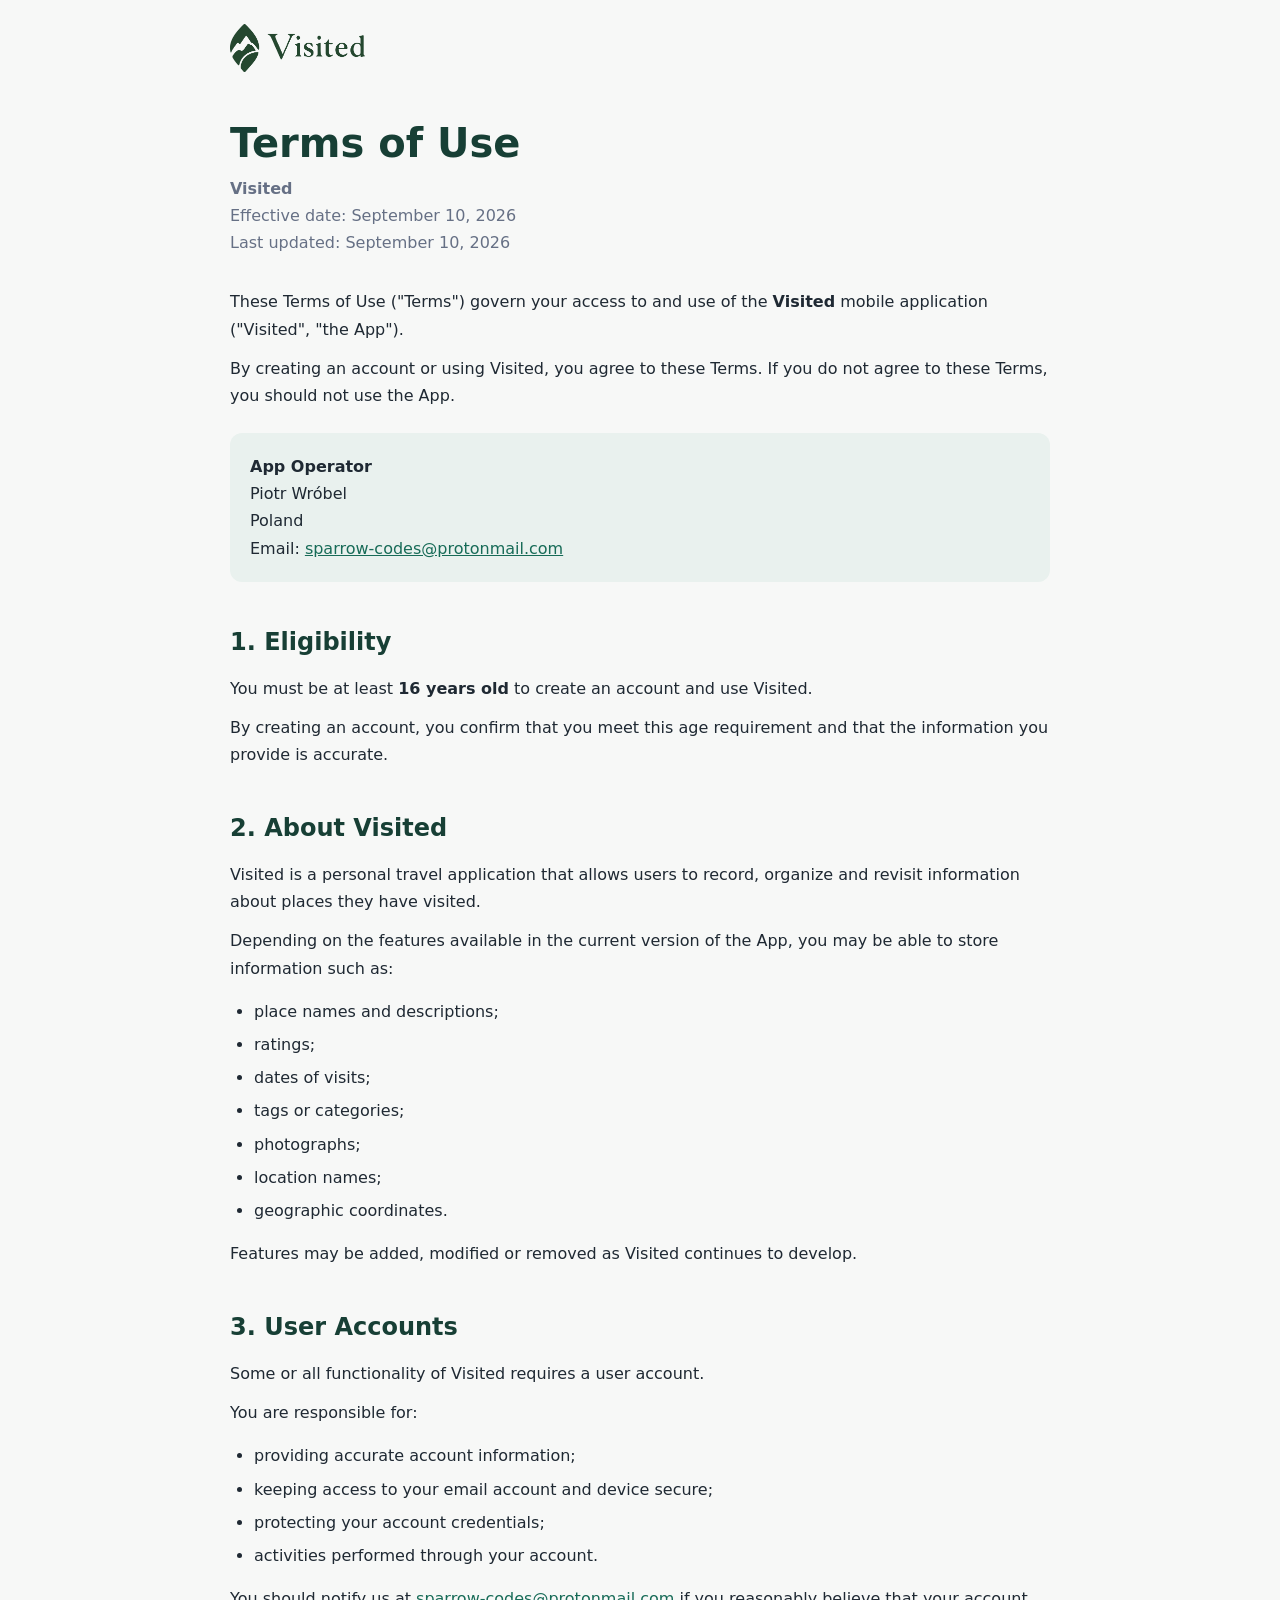
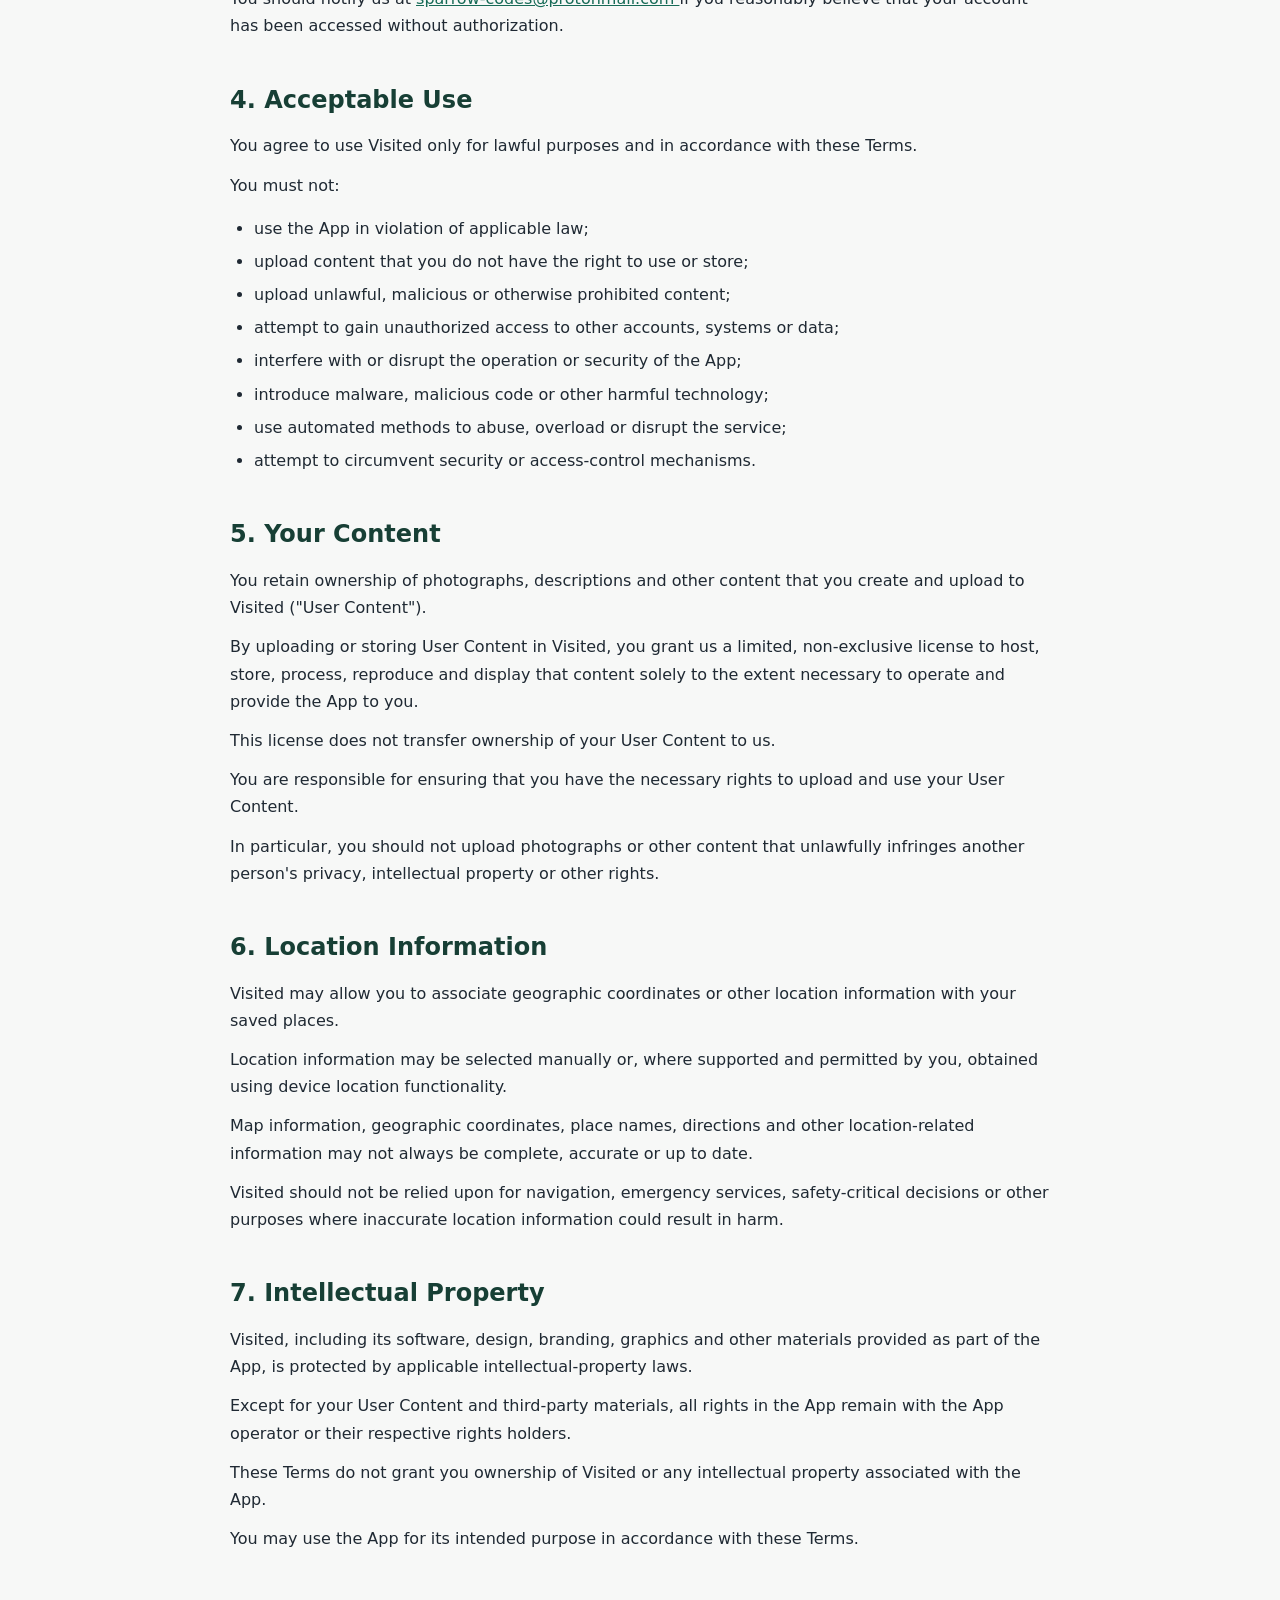
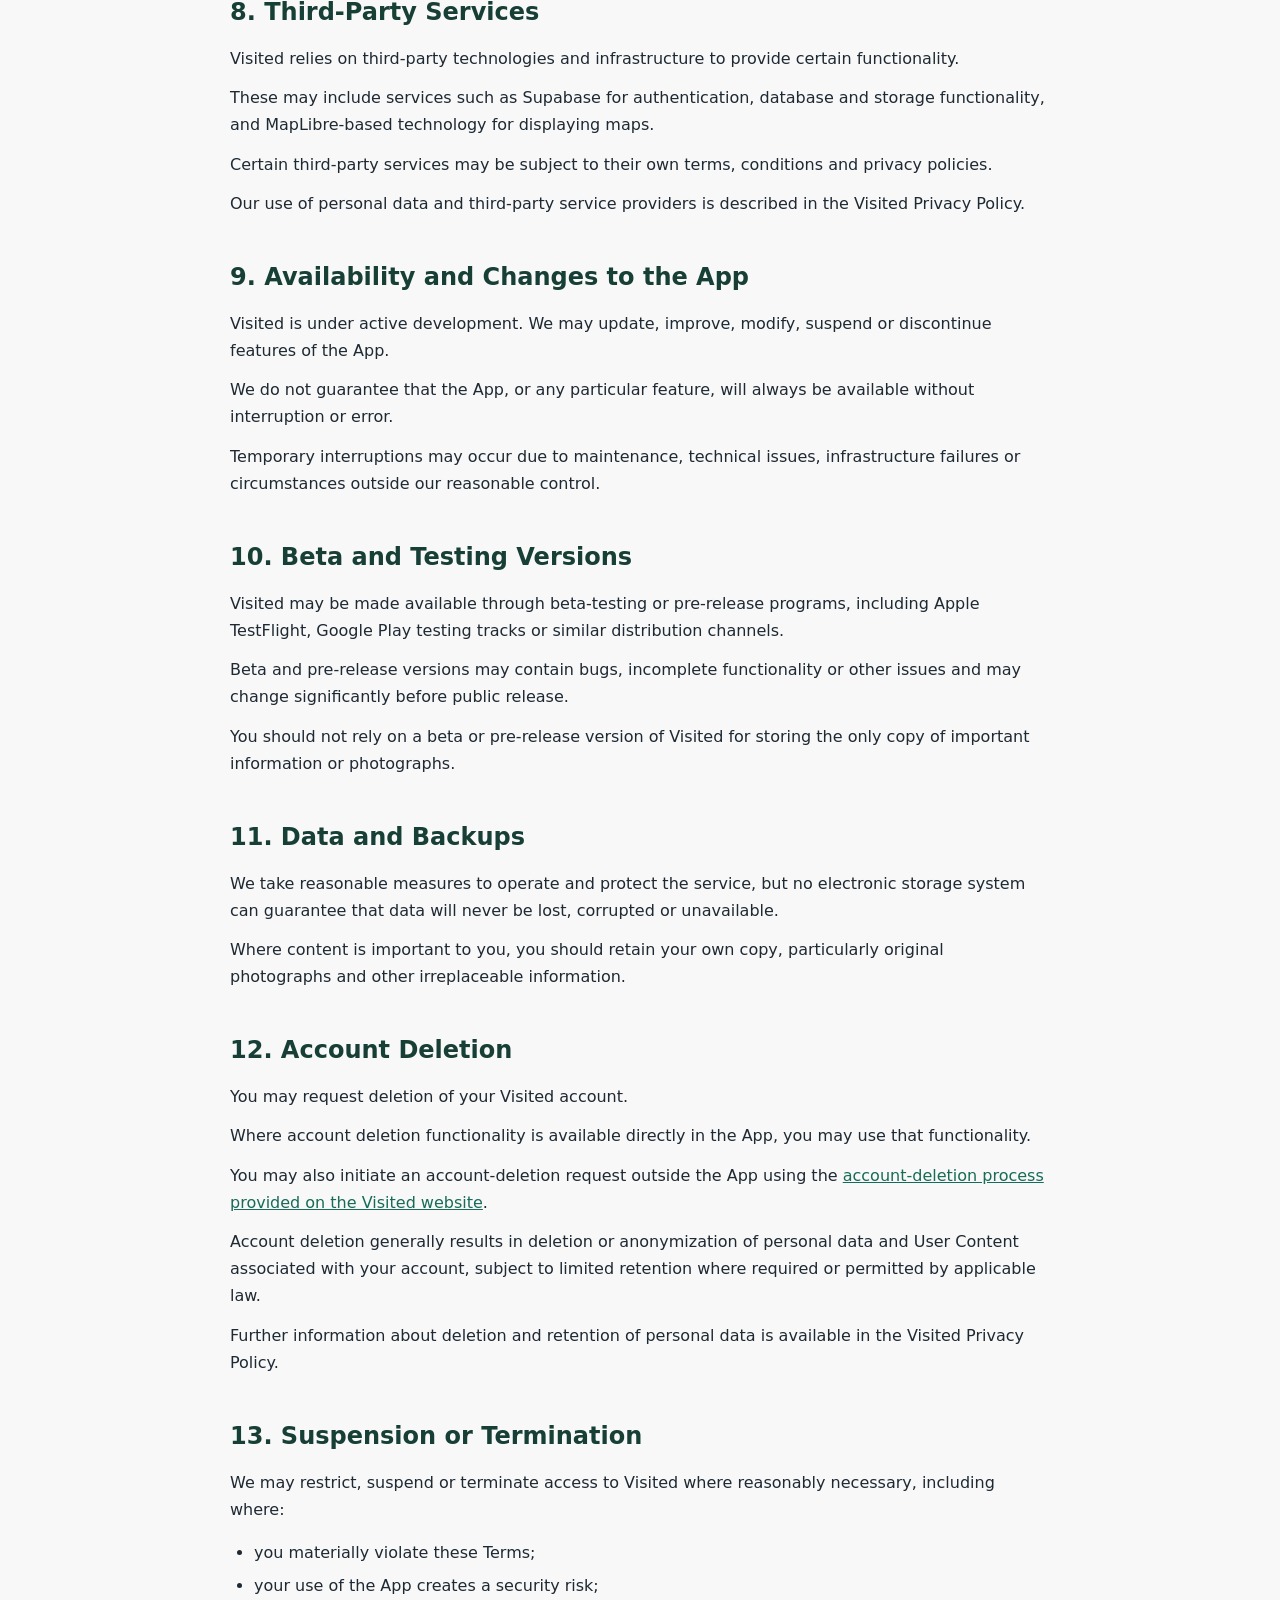
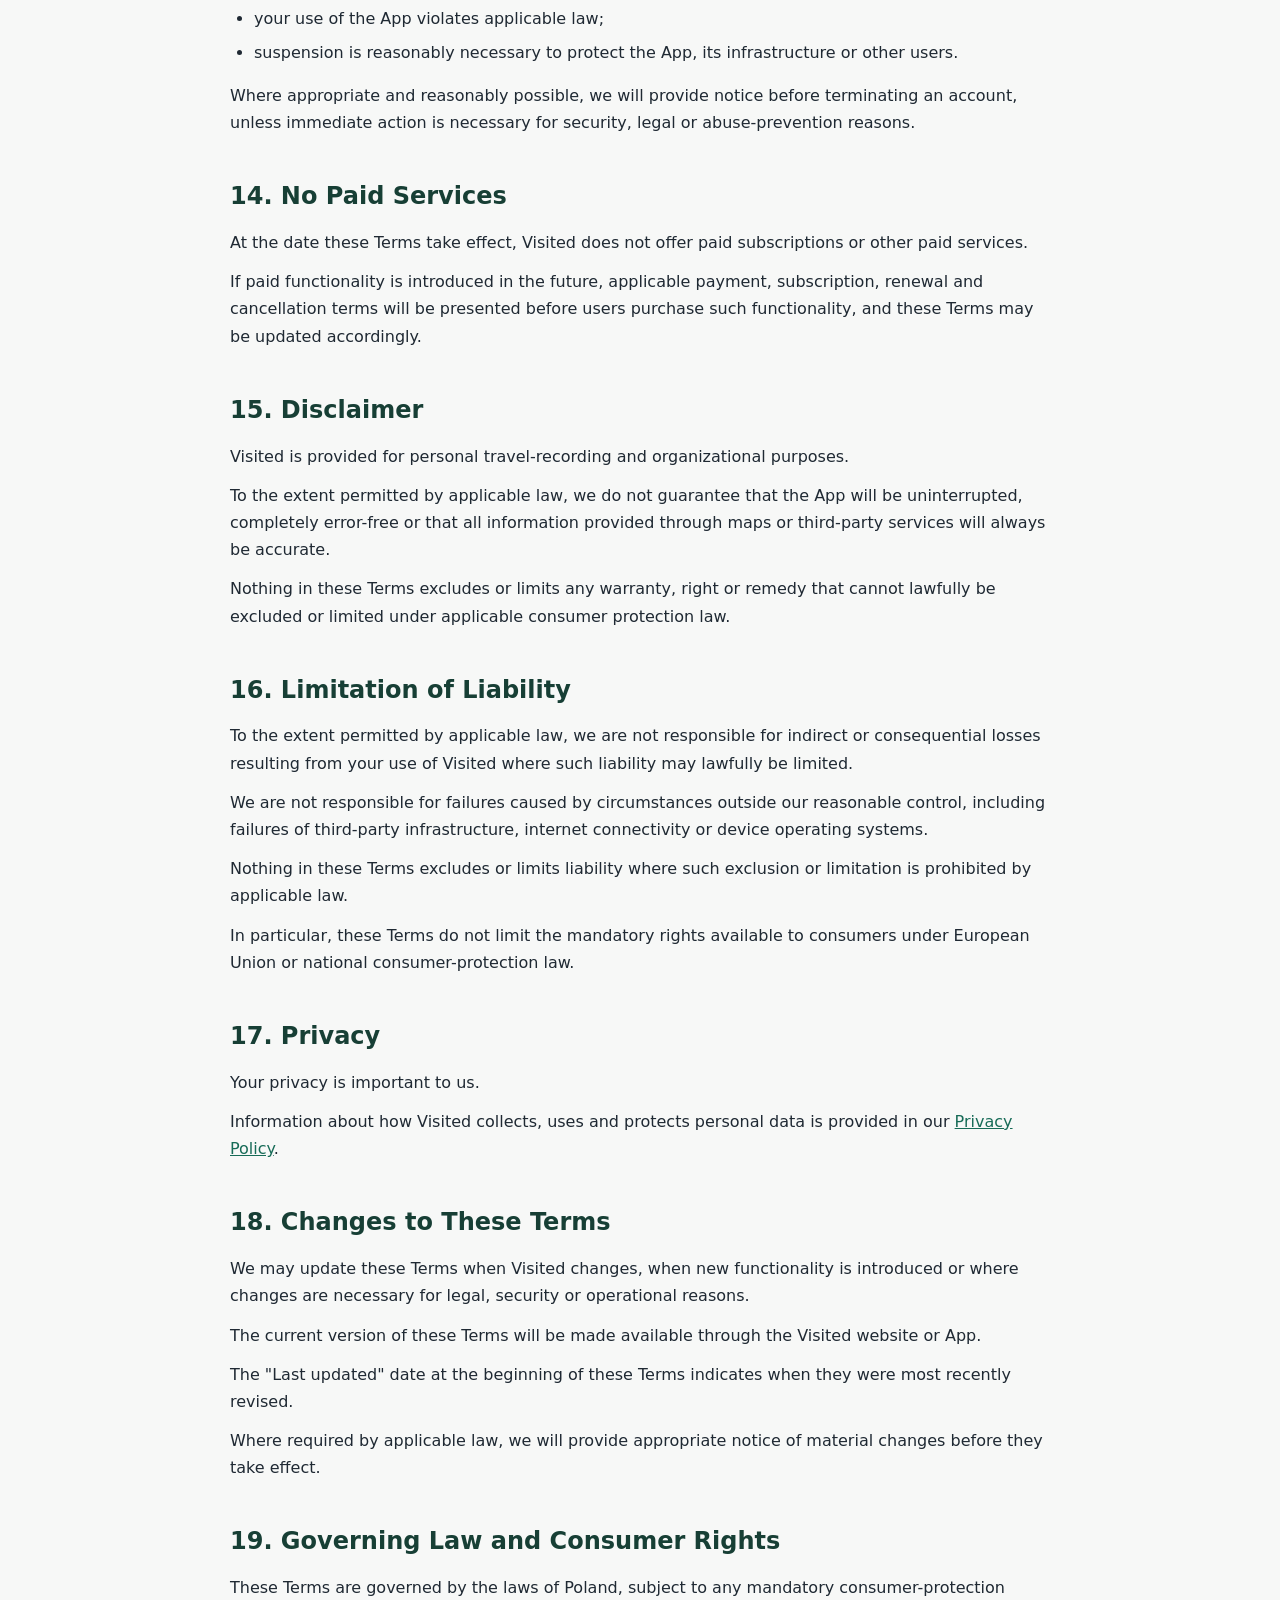
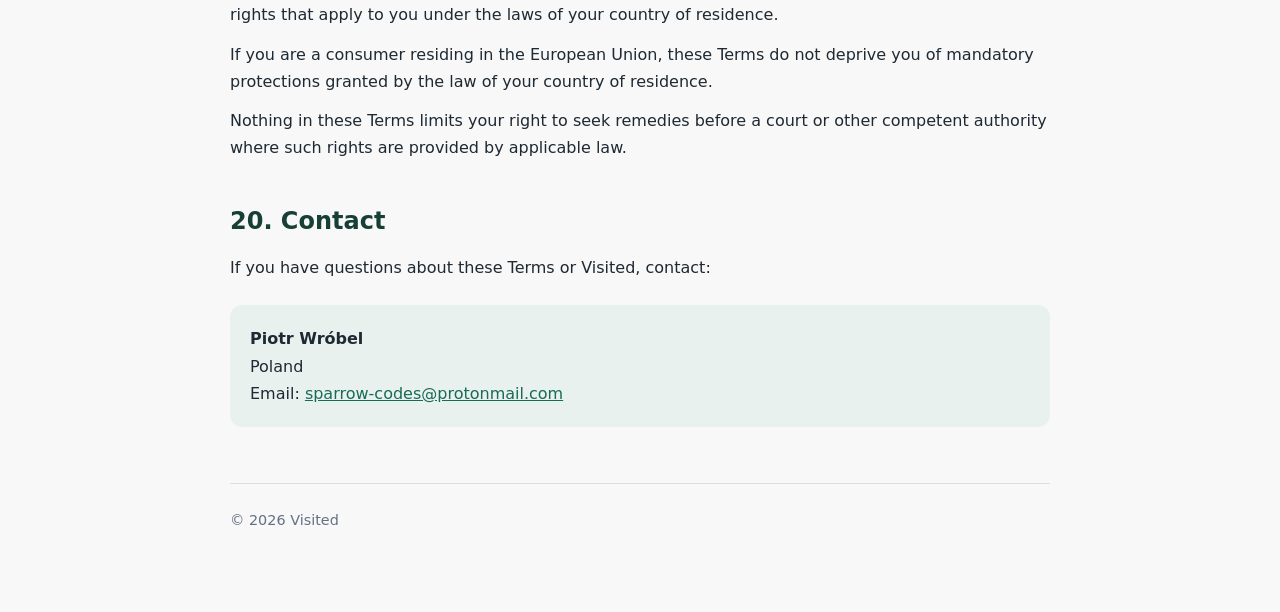
<file: terms/index.html>
<!DOCTYPE html>
<html lang="en">
<head>
  <meta charset="UTF-8" />
  <meta name="viewport" content="width=device-width, initial-scale=1.0" />

  <title>Visited – Terms of Use</title>

  <meta
          name="description"
          content="Terms of Use for the Visited mobile application."
  />

  <link rel="stylesheet" href="../assets/styles.css" />
</head>

<body>
<header>
  <img
          class="logo"
          src="../assets/logo.png"
          alt="Visited"
  />
</header>
<main>
  <h1>Terms of Use</h1>

  <div class="meta">
    <strong>Visited</strong><br />
    Effective date: September 10, 2026<br />
    Last updated: September 10, 2026
  </div>

  <p>
    These Terms of Use ("Terms") govern your access to and use of the
    <strong>Visited</strong> mobile application ("Visited", "the App").
  </p>

  <p>
    By creating an account or using Visited, you agree to these Terms.
    If you do not agree to these Terms, you should not use the App.
  </p>

  <div class="contact">
    <strong>App Operator</strong><br />
    Piotr Wróbel<br />
    Poland<br />
    Email:
    <a href="mailto:sparrow-codes@protonmail.com">
      sparrow-codes@protonmail.com
    </a>
  </div>

  <h2>1. Eligibility</h2>

  <p>
    You must be at least <strong>16 years old</strong> to create an account
    and use Visited.
  </p>

  <p>
    By creating an account, you confirm that you meet this age requirement
    and that the information you provide is accurate.
  </p>

  <h2>2. About Visited</h2>

  <p>
    Visited is a personal travel application that allows users to record,
    organize and revisit information about places they have visited.
  </p>

  <p>
    Depending on the features available in the current version of the App,
    you may be able to store information such as:
  </p>

  <ul>
    <li>place names and descriptions;</li>
    <li>ratings;</li>
    <li>dates of visits;</li>
    <li>tags or categories;</li>
    <li>photographs;</li>
    <li>location names;</li>
    <li>geographic coordinates.</li>
  </ul>

  <p>
    Features may be added, modified or removed as Visited continues to
    develop.
  </p>

  <h2>3. User Accounts</h2>

  <p>
    Some or all functionality of Visited requires a user account.
  </p>

  <p>
    You are responsible for:
  </p>

  <ul>
    <li>providing accurate account information;</li>
    <li>keeping access to your email account and device secure;</li>
    <li>protecting your account credentials;</li>
    <li>activities performed through your account.</li>
  </ul>

  <p>
    You should notify us at
    <a href="mailto:sparrow-codes@protonmail.com">
      sparrow-codes@protonmail.com
    </a>
    if you reasonably believe that your account has been accessed without
    authorization.
  </p>

  <h2>4. Acceptable Use</h2>

  <p>
    You agree to use Visited only for lawful purposes and in accordance with
    these Terms.
  </p>

  <p>You must not:</p>

  <ul>
    <li>use the App in violation of applicable law;</li>
    <li>
      upload content that you do not have the right to use or store;
    </li>
    <li>
      upload unlawful, malicious or otherwise prohibited content;
    </li>
    <li>
      attempt to gain unauthorized access to other accounts, systems or data;
    </li>
    <li>
      interfere with or disrupt the operation or security of the App;
    </li>
    <li>
      introduce malware, malicious code or other harmful technology;
    </li>
    <li>
      use automated methods to abuse, overload or disrupt the service;
    </li>
    <li>
      attempt to circumvent security or access-control mechanisms.
    </li>
  </ul>

  <h2>5. Your Content</h2>

  <p>
    You retain ownership of photographs, descriptions and other content that
    you create and upload to Visited ("User Content").
  </p>

  <p>
    By uploading or storing User Content in Visited, you grant us a limited,
    non-exclusive license to host, store, process, reproduce and display that
    content solely to the extent necessary to operate and provide the App to
    you.
  </p>

  <p>
    This license does not transfer ownership of your User Content to us.
  </p>

  <p>
    You are responsible for ensuring that you have the necessary rights to
    upload and use your User Content.
  </p>

  <p>
    In particular, you should not upload photographs or other content that
    unlawfully infringes another person's privacy, intellectual property or
    other rights.
  </p>

  <h2>6. Location Information</h2>

  <p>
    Visited may allow you to associate geographic coordinates or other
    location information with your saved places.
  </p>

  <p>
    Location information may be selected manually or, where supported and
    permitted by you, obtained using device location functionality.
  </p>

  <p>
    Map information, geographic coordinates, place names, directions and
    other location-related information may not always be complete, accurate
    or up to date.
  </p>

  <p>
    Visited should not be relied upon for navigation, emergency services,
    safety-critical decisions or other purposes where inaccurate location
    information could result in harm.
  </p>

  <h2>7. Intellectual Property</h2>

  <p>
    Visited, including its software, design, branding, graphics and other
    materials provided as part of the App, is protected by applicable
    intellectual-property laws.
  </p>

  <p>
    Except for your User Content and third-party materials, all rights in the
    App remain with the App operator or their respective rights holders.
  </p>

  <p>
    These Terms do not grant you ownership of Visited or any intellectual
    property associated with the App.
  </p>

  <p>
    You may use the App for its intended purpose in accordance with these
    Terms.
  </p>

  <h2>8. Third-Party Services</h2>

  <p>
    Visited relies on third-party technologies and infrastructure to provide
    certain functionality.
  </p>

  <p>
    These may include services such as Supabase for authentication, database
    and storage functionality, and MapLibre-based technology for displaying
    maps.
  </p>

  <p>
    Certain third-party services may be subject to their own terms,
    conditions and privacy policies.
  </p>

  <p>
    Our use of personal data and third-party service providers is described
    in the Visited Privacy Policy.
  </p>

  <h2>9. Availability and Changes to the App</h2>

  <p>
    Visited is under active development. We may update, improve, modify,
    suspend or discontinue features of the App.
  </p>

  <p>
    We do not guarantee that the App, or any particular feature, will always
    be available without interruption or error.
  </p>

  <p>
    Temporary interruptions may occur due to maintenance, technical issues,
    infrastructure failures or circumstances outside our reasonable control.
  </p>

  <h2>10. Beta and Testing Versions</h2>

  <p>
    Visited may be made available through beta-testing or pre-release
    programs, including Apple TestFlight, Google Play testing tracks or
    similar distribution channels.
  </p>

  <p>
    Beta and pre-release versions may contain bugs, incomplete functionality
    or other issues and may change significantly before public release.
  </p>

  <p>
    You should not rely on a beta or pre-release version of Visited for
    storing the only copy of important information or photographs.
  </p>

  <h2>11. Data and Backups</h2>

  <p>
    We take reasonable measures to operate and protect the service, but no
    electronic storage system can guarantee that data will never be lost,
    corrupted or unavailable.
  </p>

  <p>
    Where content is important to you, you should retain your own copy,
    particularly original photographs and other irreplaceable information.
  </p>

  <h2>12. Account Deletion</h2>

  <p>
    You may request deletion of your Visited account.
  </p>

  <p>
    Where account deletion functionality is available directly in the App,
    you may use that functionality.
  </p>

  <p>
    You may also initiate an account-deletion request outside the App using the
    <a href="../delete-account/">account-deletion process provided on the Visited website</a>.
  </p>

  <p>
    Account deletion generally results in deletion or anonymization of
    personal data and User Content associated with your account, subject to
    limited retention where required or permitted by applicable law.
  </p>

  <p>
    Further information about deletion and retention of personal data is
    available in the Visited Privacy Policy.
  </p>

  <h2>13. Suspension or Termination</h2>

  <p>
    We may restrict, suspend or terminate access to Visited where reasonably
    necessary, including where:
  </p>

  <ul>
    <li>you materially violate these Terms;</li>
    <li>your use of the App creates a security risk;</li>
    <li>your use of the App violates applicable law;</li>
    <li>
      suspension is reasonably necessary to protect the App, its
      infrastructure or other users.
    </li>
  </ul>

  <p>
    Where appropriate and reasonably possible, we will provide notice before
    terminating an account, unless immediate action is necessary for
    security, legal or abuse-prevention reasons.
  </p>

  <h2>14. No Paid Services</h2>

  <p>
    At the date these Terms take effect, Visited does not offer paid
    subscriptions or other paid services.
  </p>

  <p>
    If paid functionality is introduced in the future, applicable payment,
    subscription, renewal and cancellation terms will be presented before
    users purchase such functionality, and these Terms may be updated
    accordingly.
  </p>

  <h2>15. Disclaimer</h2>

  <p>
    Visited is provided for personal travel-recording and organizational
    purposes.
  </p>

  <p>
    To the extent permitted by applicable law, we do not guarantee that the
    App will be uninterrupted, completely error-free or that all information
    provided through maps or third-party services will always be accurate.
  </p>

  <p>
    Nothing in these Terms excludes or limits any warranty, right or remedy
    that cannot lawfully be excluded or limited under applicable consumer
    protection law.
  </p>

  <h2>16. Limitation of Liability</h2>

  <p>
    To the extent permitted by applicable law, we are not responsible for
    indirect or consequential losses resulting from your use of Visited where
    such liability may lawfully be limited.
  </p>

  <p>
    We are not responsible for failures caused by circumstances outside our
    reasonable control, including failures of third-party infrastructure,
    internet connectivity or device operating systems.
  </p>

  <p>
    Nothing in these Terms excludes or limits liability where such exclusion
    or limitation is prohibited by applicable law.
  </p>

  <p>
    In particular, these Terms do not limit the mandatory rights available to
    consumers under European Union or national consumer-protection law.
  </p>

  <h2>17. Privacy</h2>

  <p>
    Your privacy is important to us.
  </p>

  <p>
    Information about how Visited collects, uses and protects personal data
    is provided in our
    <a href="../privacy/">Privacy Policy</a>.
  </p>

  <h2>18. Changes to These Terms</h2>

  <p>
    We may update these Terms when Visited changes, when new functionality is
    introduced or where changes are necessary for legal, security or
    operational reasons.
  </p>

  <p>
    The current version of these Terms will be made available through the
    Visited website or App.
  </p>

  <p>
    The "Last updated" date at the beginning of these Terms indicates when
    they were most recently revised.
  </p>

  <p>
    Where required by applicable law, we will provide appropriate notice of
    material changes before they take effect.
  </p>

  <h2>19. Governing Law and Consumer Rights</h2>

  <p>
    These Terms are governed by the laws of Poland, subject to any mandatory
    consumer-protection rights that apply to you under the laws of your
    country of residence.
  </p>

  <p>
    If you are a consumer residing in the European Union, these Terms do not
    deprive you of mandatory protections granted by the law of your country
    of residence.
  </p>

  <p>
    Nothing in these Terms limits your right to seek remedies before a court
    or other competent authority where such rights are provided by applicable
    law.
  </p>

  <h2>20. Contact</h2>

  <p>
    If you have questions about these Terms or Visited, contact:
  </p>

  <div class="contact">
    <strong>Piotr Wróbel</strong><br />
    Poland<br />
    Email:
    <a href="mailto:sparrow-codes@protonmail.com">
      sparrow-codes@protonmail.com
    </a>
  </div>

  <footer>
    © 2026 Visited
  </footer>
</main>
</body>
</html>
</file>
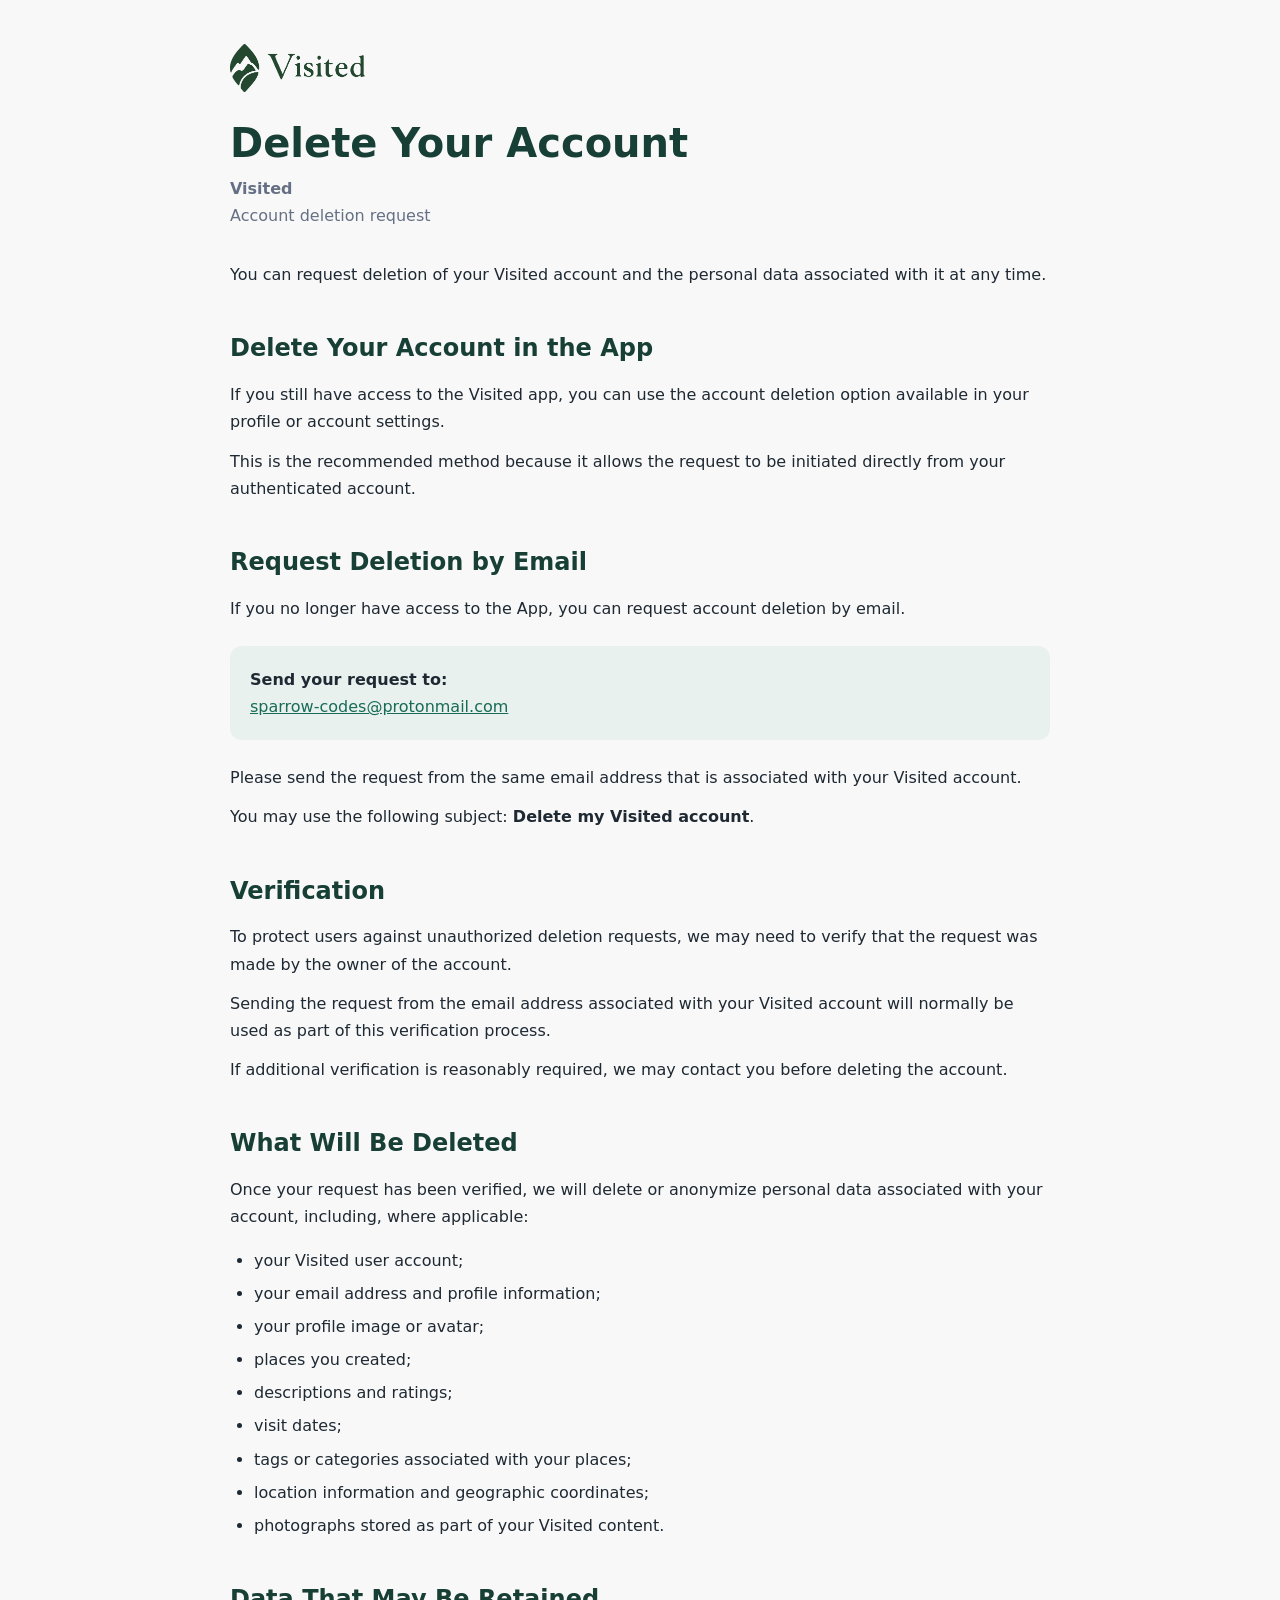
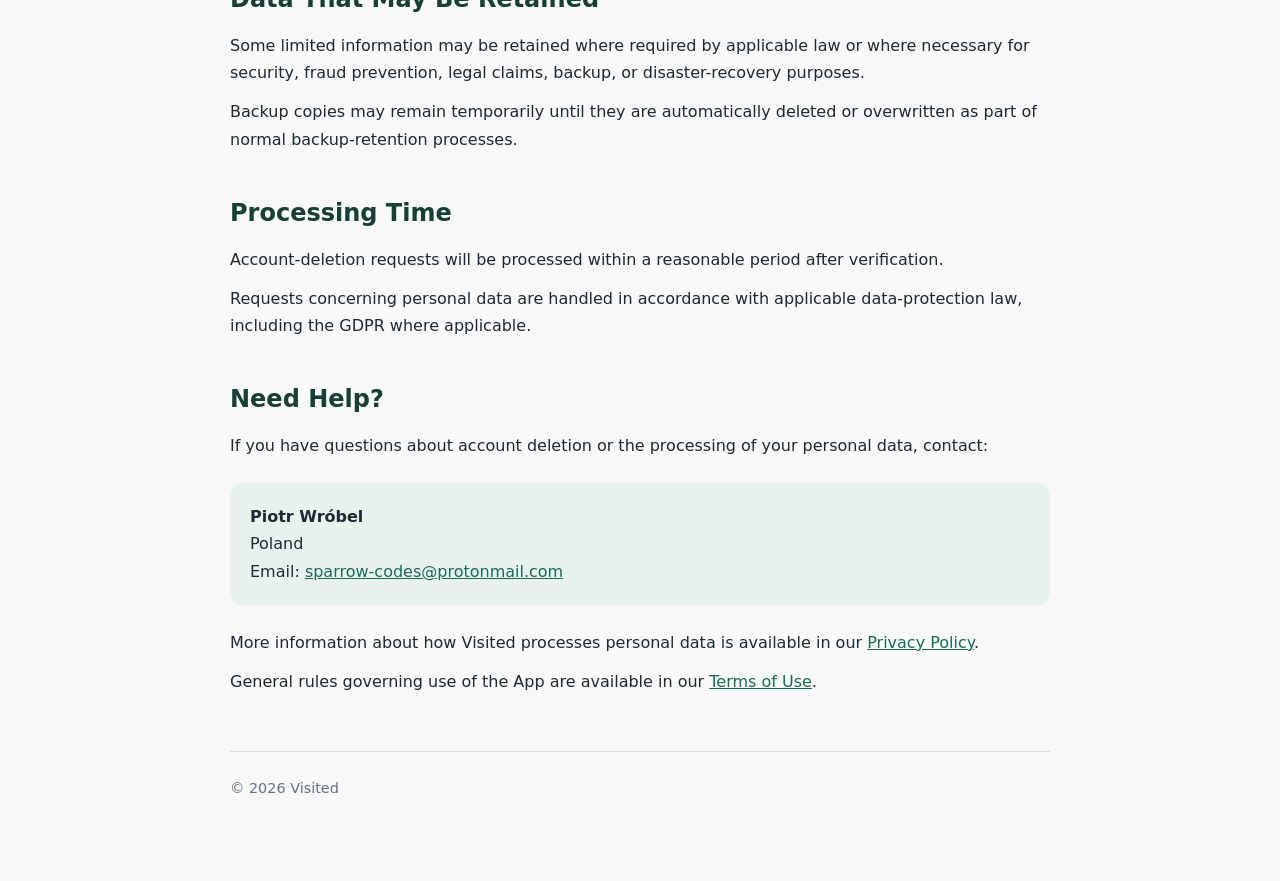
<file: delete-account/en/index.html>
<!DOCTYPE html>
<html lang="en">
<head>
    <meta charset="UTF-8" />
    <meta name="viewport" content="width=device-width, initial-scale=1.0" />

    <title>Visited – Delete Account</title>

    <meta
            name="description"
            content="Instructions for deleting your Visited account and associated personal data."
    />

    <link rel="stylesheet" href="../../assets/styles.css" />
</head>

<body>


<main>
    <header class="page-header">
        <a href="../../en" aria-label="Visited main page">
            <img
                    class="logo"
                    src="../../assets/logo.png"
                    alt="Visited"
            />
        </a>
    </header>
    <h1>Delete Your Account</h1>

    <div class="meta">
        <strong>Visited</strong><br />
        Account deletion request
    </div>

    <p>
        You can request deletion of your Visited account and the personal data
        associated with it at any time.
    </p>

    <h2>Delete Your Account in the App</h2>

    <p>
        If you still have access to the Visited app, you can use the account
        deletion option available in your profile or account settings.
    </p>

    <p>
        This is the recommended method because it allows the request to be
        initiated directly from your authenticated account.
    </p>

    <h2>Request Deletion by Email</h2>

    <p>
        If you no longer have access to the App, you can request account deletion
        by email.
    </p>

    <div class="contact">
        <strong>Send your request to:</strong><br />
        <a
                href="mailto:sparrow-codes@protonmail.com?subject=Delete%20my%20Visited%20account"
        >
            sparrow-codes@protonmail.com
        </a>
    </div>

    <p>
        Please send the request from the same email address that is associated
        with your Visited account.
    </p>

    <p>
        You may use the following subject:
        <strong>Delete my Visited account</strong>.
    </p>

    <h2>Verification</h2>

    <p>
        To protect users against unauthorized deletion requests, we may need to
        verify that the request was made by the owner of the account.
    </p>

    <p>
        Sending the request from the email address associated with your Visited
        account will normally be used as part of this verification process.
    </p>

    <p>
        If additional verification is reasonably required, we may contact you
        before deleting the account.
    </p>

    <h2>What Will Be Deleted</h2>

    <p>
        Once your request has been verified, we will delete or anonymize personal
        data associated with your account, including, where applicable:
    </p>

    <ul>
        <li>your Visited user account;</li>
        <li>your email address and profile information;</li>
        <li>your profile image or avatar;</li>
        <li>places you created;</li>
        <li>descriptions and ratings;</li>
        <li>visit dates;</li>
        <li>tags or categories associated with your places;</li>
        <li>location information and geographic coordinates;</li>
        <li>photographs stored as part of your Visited content.</li>
    </ul>

    <h2>Data That May Be Retained</h2>

    <p>
        Some limited information may be retained where required by applicable law
        or where necessary for security, fraud prevention, legal claims, backup,
        or disaster-recovery purposes.
    </p>

    <p>
        Backup copies may remain temporarily until they are automatically deleted
        or overwritten as part of normal backup-retention processes.
    </p>

    <h2>Processing Time</h2>

    <p>
        Account-deletion requests will be processed within a reasonable period
        after verification.
    </p>

    <p>
        Requests concerning personal data are handled in accordance with
        applicable data-protection law, including the GDPR where applicable.
    </p>

    <h2>Need Help?</h2>

    <p>
        If you have questions about account deletion or the processing of your
        personal data, contact:
    </p>

    <div class="contact">
        <strong>Piotr Wróbel</strong><br />
        Poland<br />
        Email:
        <a href="mailto:sparrow-codes@protonmail.com">
            sparrow-codes@protonmail.com
        </a>
    </div>

    <p>
        More information about how Visited processes personal data is available
        in our
        <a href="../../privacy/en">Privacy Policy</a>.
    </p>

    <p>
        General rules governing use of the App are available in our
        <a href="../../terms/en">Terms of Use</a>.
    </p>

    <footer>
        © 2026 Visited
    </footer>
</main>
</body>
</html>
</file>
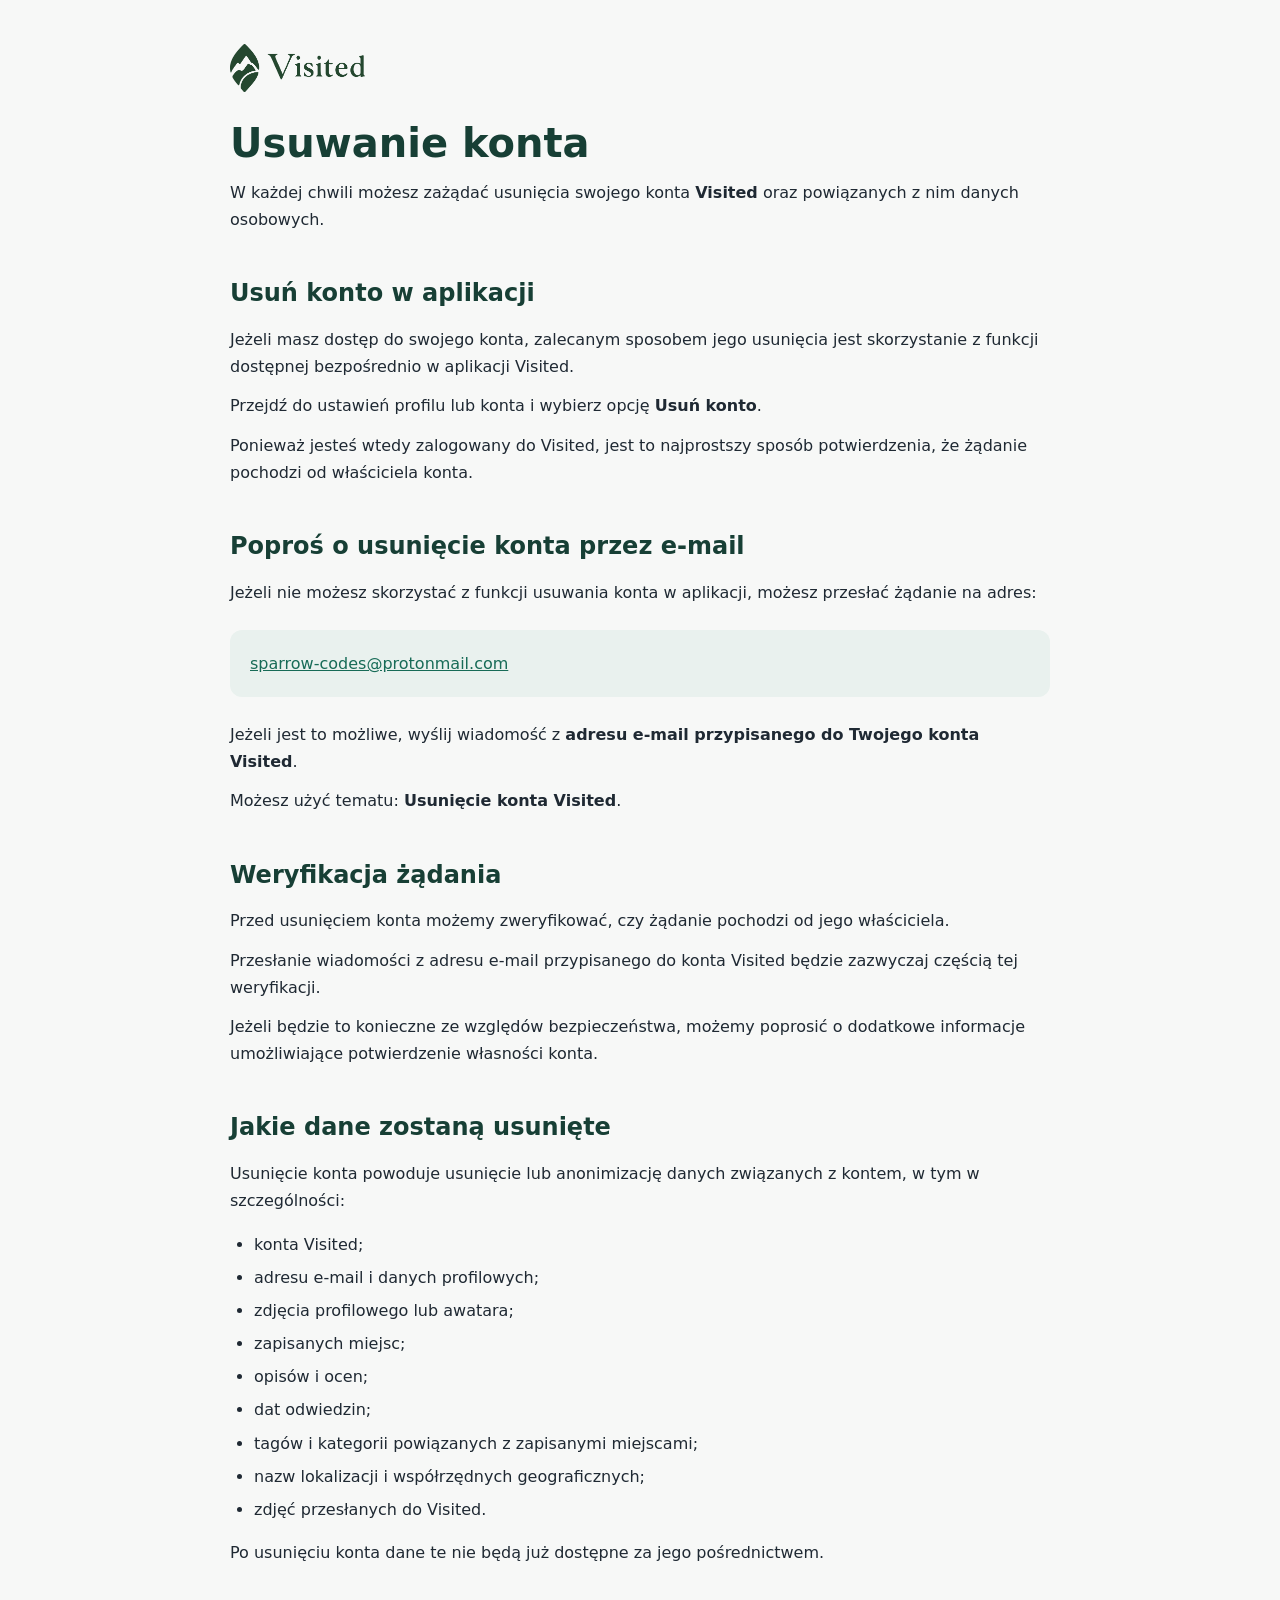
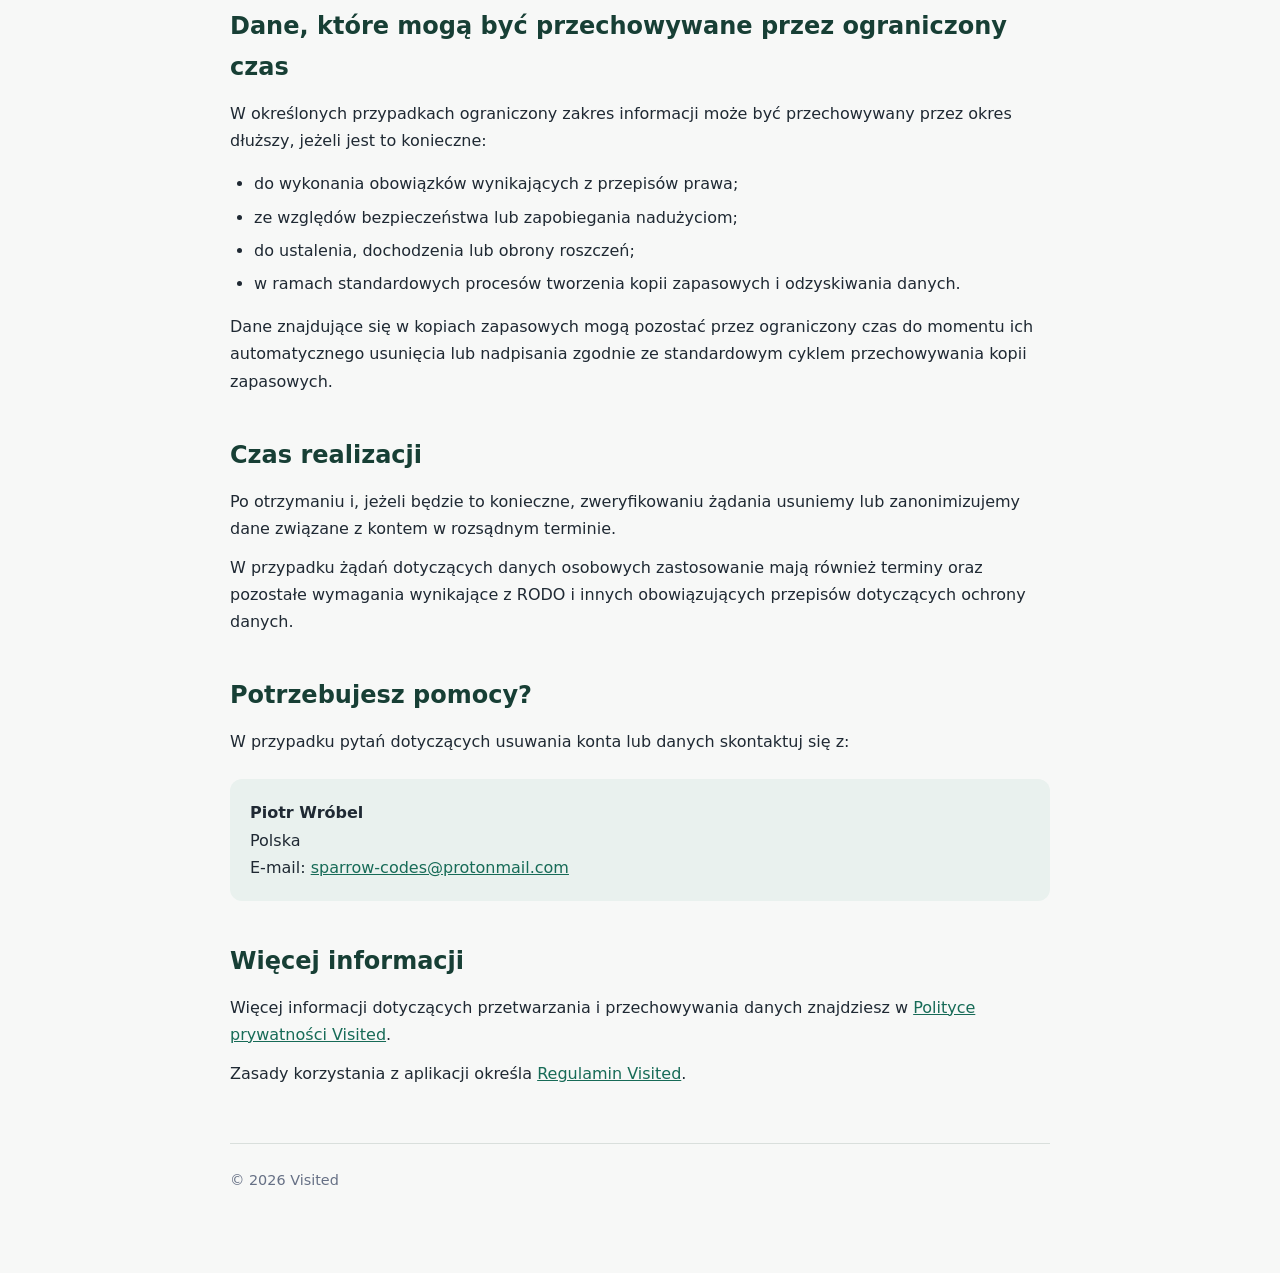
<file: delete-account/pl/index.html>
<!DOCTYPE html>
<html lang="pl">
<head>
    <meta charset="UTF-8" />
    <meta name="viewport" content="width=device-width, initial-scale=1.0" />

    <title>Visited – Usuwanie konta</title>

    <meta
            name="description"
            content="Instrukcja usuwania konta Visited i powiązanych z nim danych osobowych."
    />

    <link rel="stylesheet" href="../../assets/styles.css" />
</head>

<body>
<main>
    <header class="page-header">
        <a href="../../pl" aria-label="Strona główna Visited">
            <img
                    class="logo"
                    src="../../assets/logo.png"
                    alt="Visited"
            />
        </a>
    </header>

    <h1>Usuwanie konta</h1>

    <p>
        W każdej chwili możesz zażądać usunięcia swojego konta
        <strong>Visited</strong> oraz powiązanych z nim danych osobowych.
    </p>

    <h2>Usuń konto w aplikacji</h2>

    <p>
        Jeżeli masz dostęp do swojego konta, zalecanym sposobem jego usunięcia
        jest skorzystanie z funkcji dostępnej bezpośrednio w aplikacji Visited.
    </p>

    <p>
        Przejdź do ustawień profilu lub konta i wybierz opcję
        <strong>Usuń konto</strong>.
    </p>

    <p>
        Ponieważ jesteś wtedy zalogowany do Visited, jest to najprostszy sposób
        potwierdzenia, że żądanie pochodzi od właściciela konta.
    </p>

    <h2>Poproś o usunięcie konta przez e-mail</h2>

    <p>
        Jeżeli nie możesz skorzystać z funkcji usuwania konta w aplikacji,
        możesz przesłać żądanie na adres:
    </p>

    <div class="contact">
        <a
                href="mailto:sparrow-codes@protonmail.com?subject=Usuni%C4%99cie%20konta%20Visited"
        >
            sparrow-codes@protonmail.com
        </a>
    </div>

    <p>
        Jeżeli jest to możliwe, wyślij wiadomość z
        <strong>adresu e-mail przypisanego do Twojego konta Visited</strong>.
    </p>

    <p>
        Możesz użyć tematu:
        <strong>Usunięcie konta Visited</strong>.
    </p>

    <h2>Weryfikacja żądania</h2>

    <p>
        Przed usunięciem konta możemy zweryfikować, czy żądanie pochodzi od jego
        właściciela.
    </p>

    <p>
        Przesłanie wiadomości z adresu e-mail przypisanego do konta Visited
        będzie zazwyczaj częścią tej weryfikacji.
    </p>

    <p>
        Jeżeli będzie to konieczne ze względów bezpieczeństwa, możemy poprosić o
        dodatkowe informacje umożliwiające potwierdzenie własności konta.
    </p>

    <h2>Jakie dane zostaną usunięte</h2>

    <p>
        Usunięcie konta powoduje usunięcie lub anonimizację danych związanych z
        kontem, w tym w szczególności:
    </p>

    <ul>
        <li>konta Visited;</li>
        <li>adresu e-mail i danych profilowych;</li>
        <li>zdjęcia profilowego lub awatara;</li>
        <li>zapisanych miejsc;</li>
        <li>opisów i ocen;</li>
        <li>dat odwiedzin;</li>
        <li>tagów i kategorii powiązanych z zapisanymi miejscami;</li>
        <li>nazw lokalizacji i współrzędnych geograficznych;</li>
        <li>zdjęć przesłanych do Visited.</li>
    </ul>

    <p>
        Po usunięciu konta dane te nie będą już dostępne za jego pośrednictwem.
    </p>

    <h2>Dane, które mogą być przechowywane przez ograniczony czas</h2>

    <p>
        W określonych przypadkach ograniczony zakres informacji może być
        przechowywany przez okres dłuższy, jeżeli jest to konieczne:
    </p>

    <ul>
        <li>do wykonania obowiązków wynikających z przepisów prawa;</li>
        <li>ze względów bezpieczeństwa lub zapobiegania nadużyciom;</li>
        <li>do ustalenia, dochodzenia lub obrony roszczeń;</li>
        <li>w ramach standardowych procesów tworzenia kopii zapasowych i odzyskiwania danych.</li>
    </ul>

    <p>
        Dane znajdujące się w kopiach zapasowych mogą pozostać przez ograniczony
        czas do momentu ich automatycznego usunięcia lub nadpisania zgodnie ze
        standardowym cyklem przechowywania kopii zapasowych.
    </p>

    <h2>Czas realizacji</h2>

    <p>
        Po otrzymaniu i, jeżeli będzie to konieczne, zweryfikowaniu żądania
        usuniemy lub zanonimizujemy dane związane z kontem w rozsądnym terminie.
    </p>

    <p>
        W przypadku żądań dotyczących danych osobowych zastosowanie mają również
        terminy oraz pozostałe wymagania wynikające z RODO i innych
        obowiązujących przepisów dotyczących ochrony danych.
    </p>

    <h2>Potrzebujesz pomocy?</h2>

    <p>
        W przypadku pytań dotyczących usuwania konta lub danych skontaktuj się z:
    </p>

    <div class="contact">
        <strong>Piotr Wróbel</strong><br />
        Polska<br />
        E-mail:
        <a href="mailto:sparrow-codes@protonmail.com">
            sparrow-codes@protonmail.com
        </a>
    </div>

    <h2>Więcej informacji</h2>

    <p>
        Więcej informacji dotyczących przetwarzania i przechowywania danych
        znajdziesz w
        <a href="../../privacy/pl">Polityce prywatności Visited</a>.
    </p>

    <p>
        Zasady korzystania z aplikacji określa
        <a href="../../terms/pl">Regulamin Visited</a>.
    </p>

    <footer>
        © 2026 Visited
    </footer>
</main>
</body>
</html>
</file>
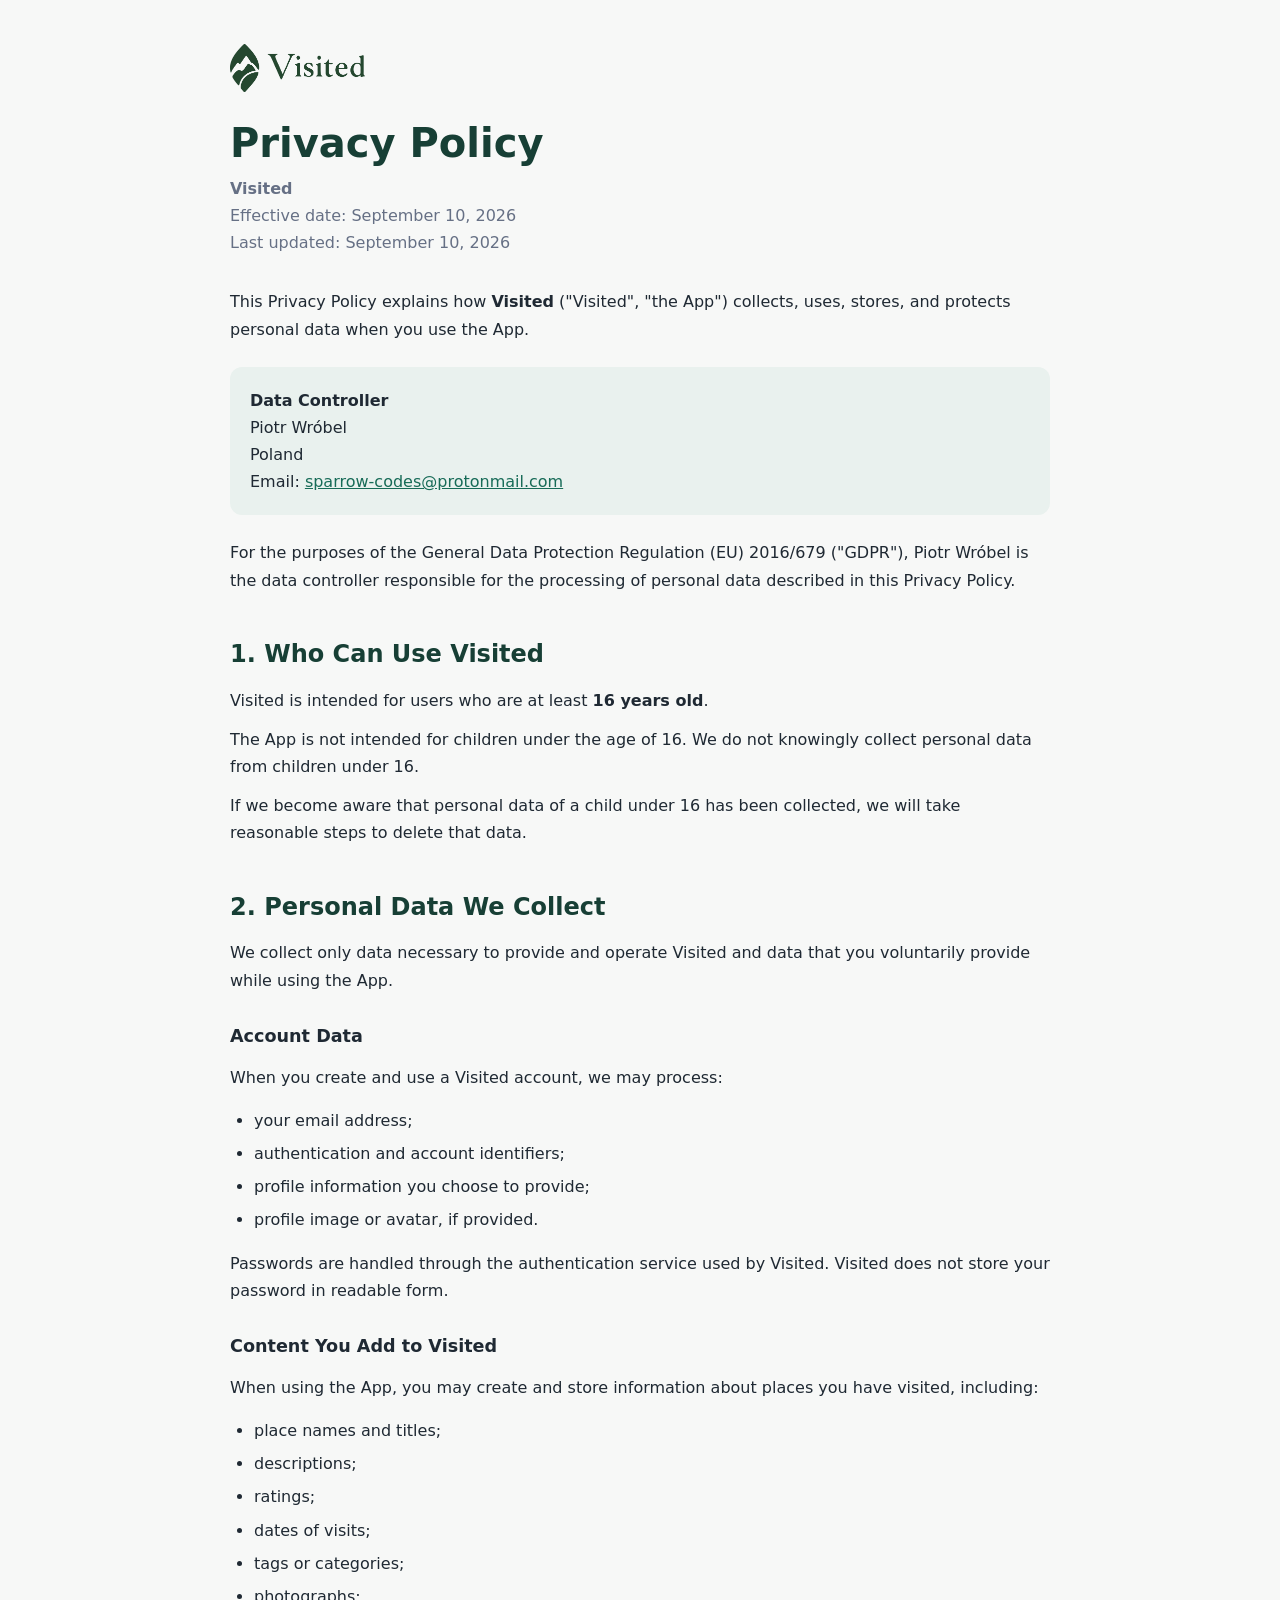
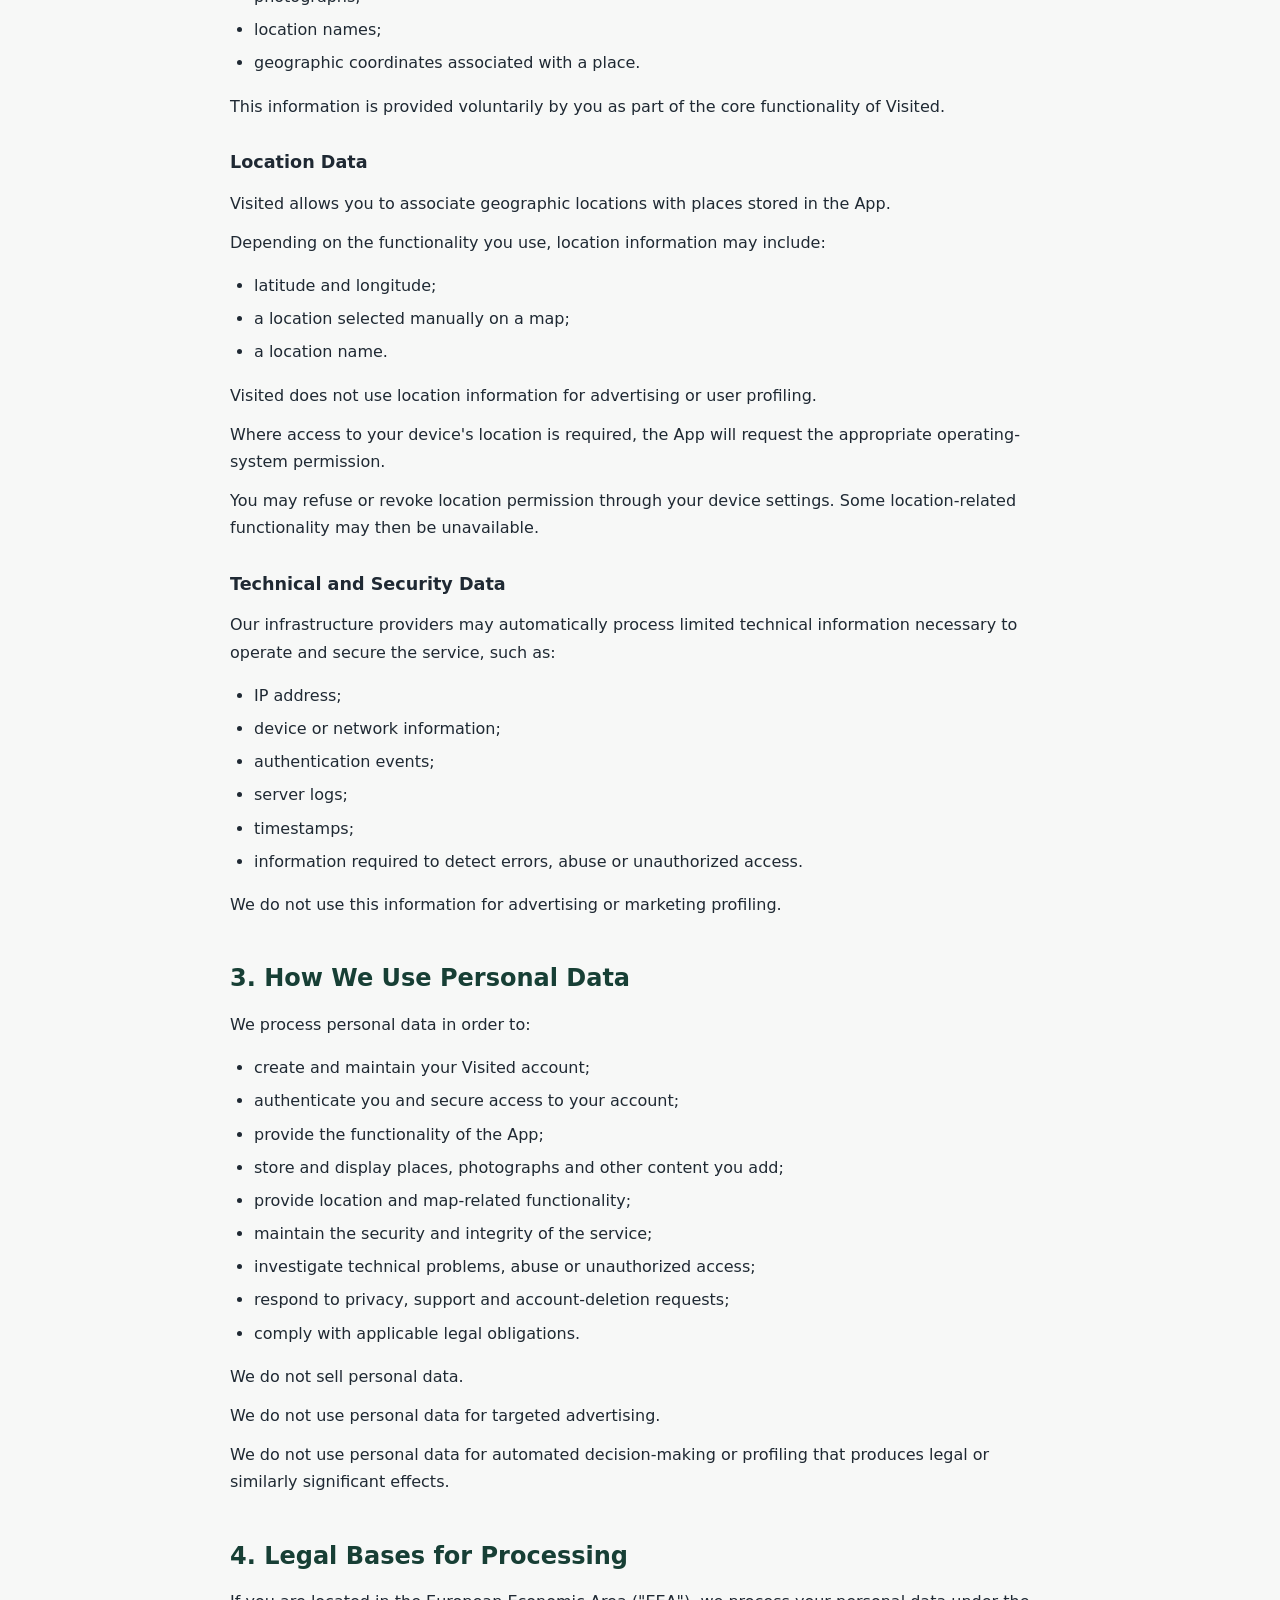
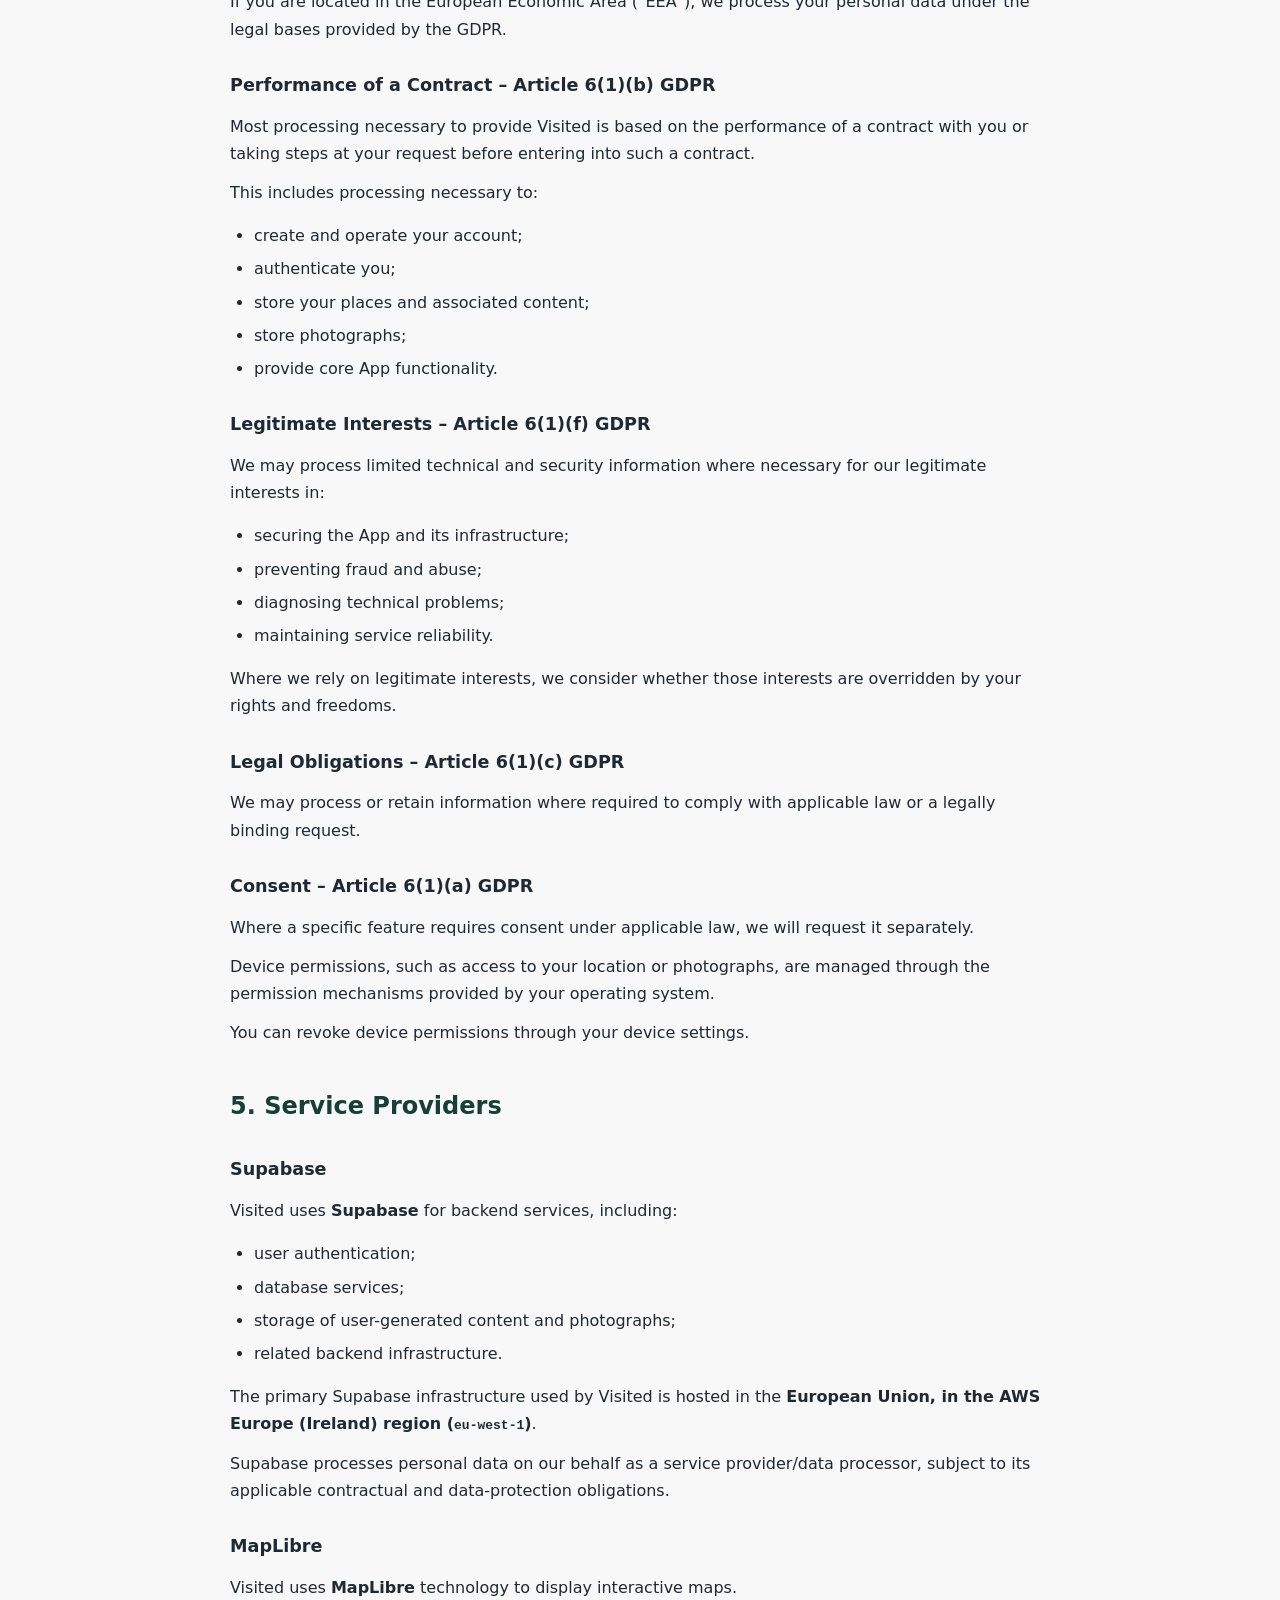
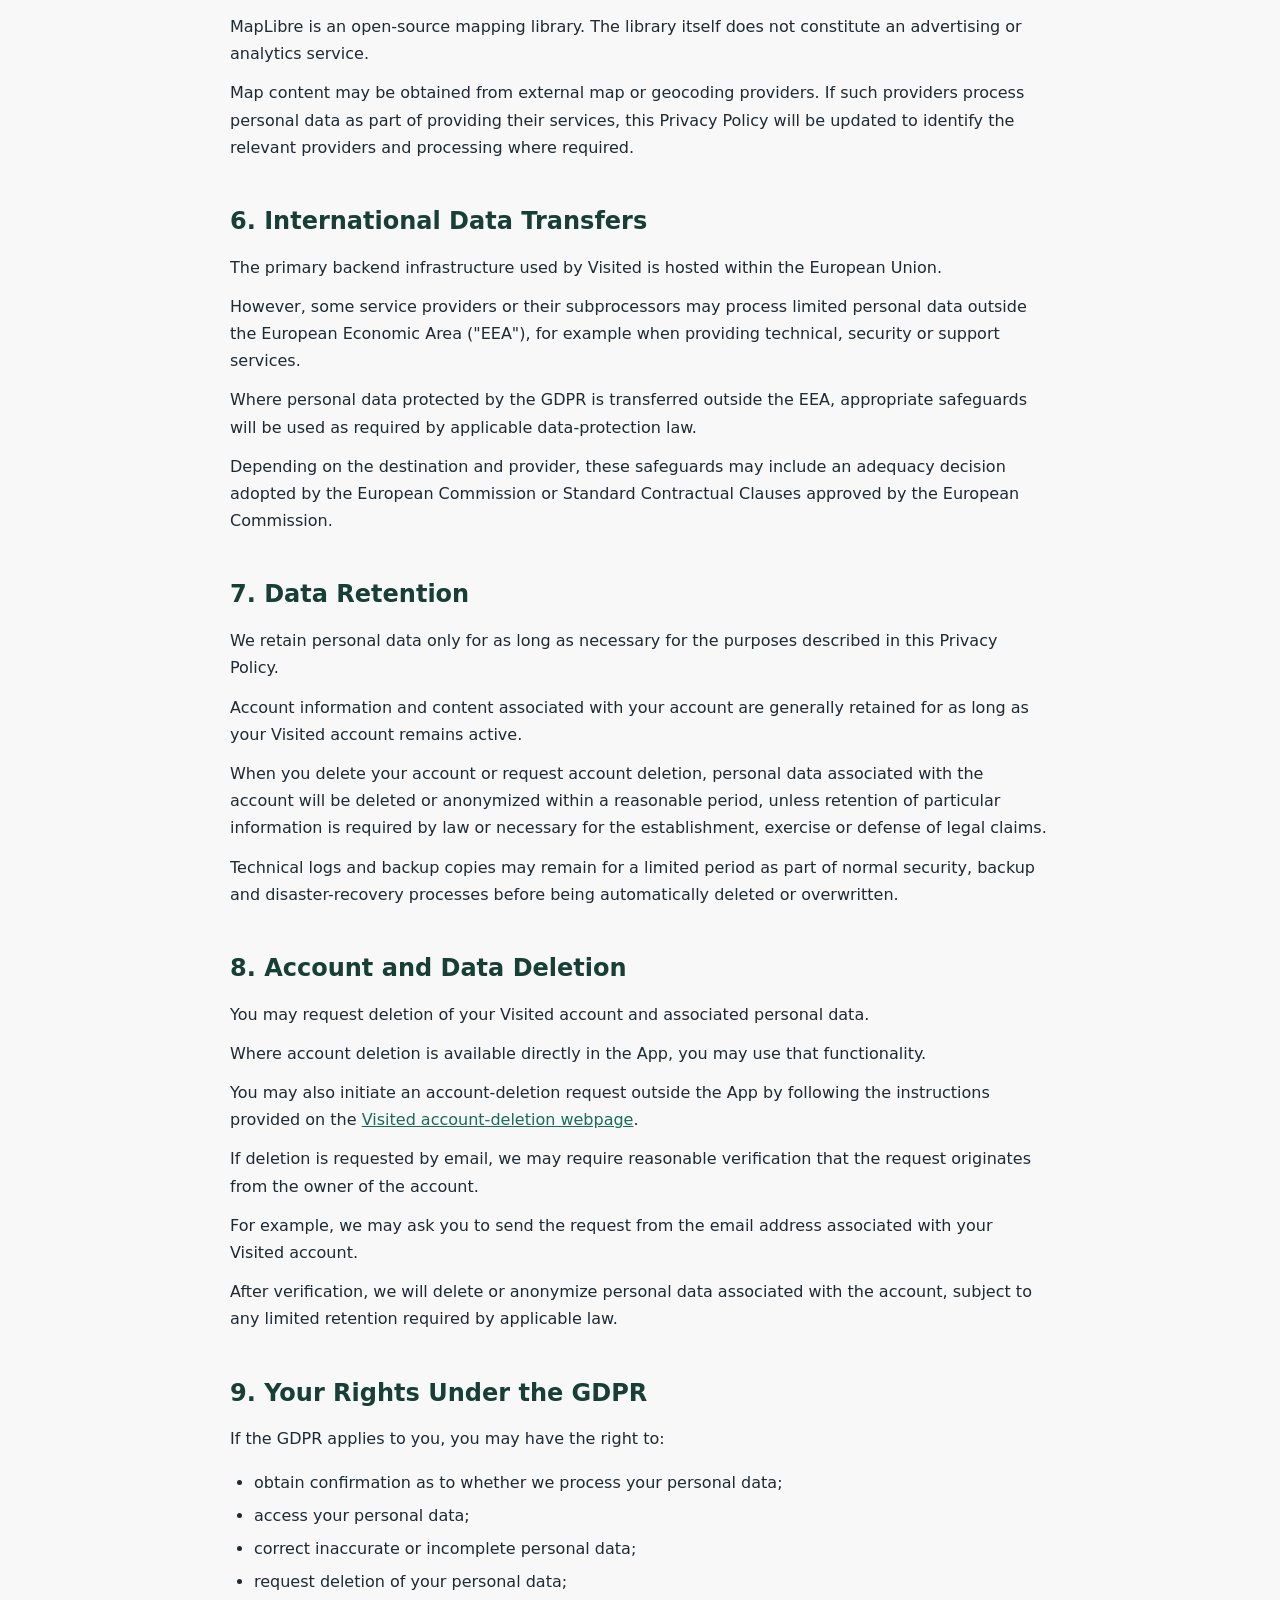
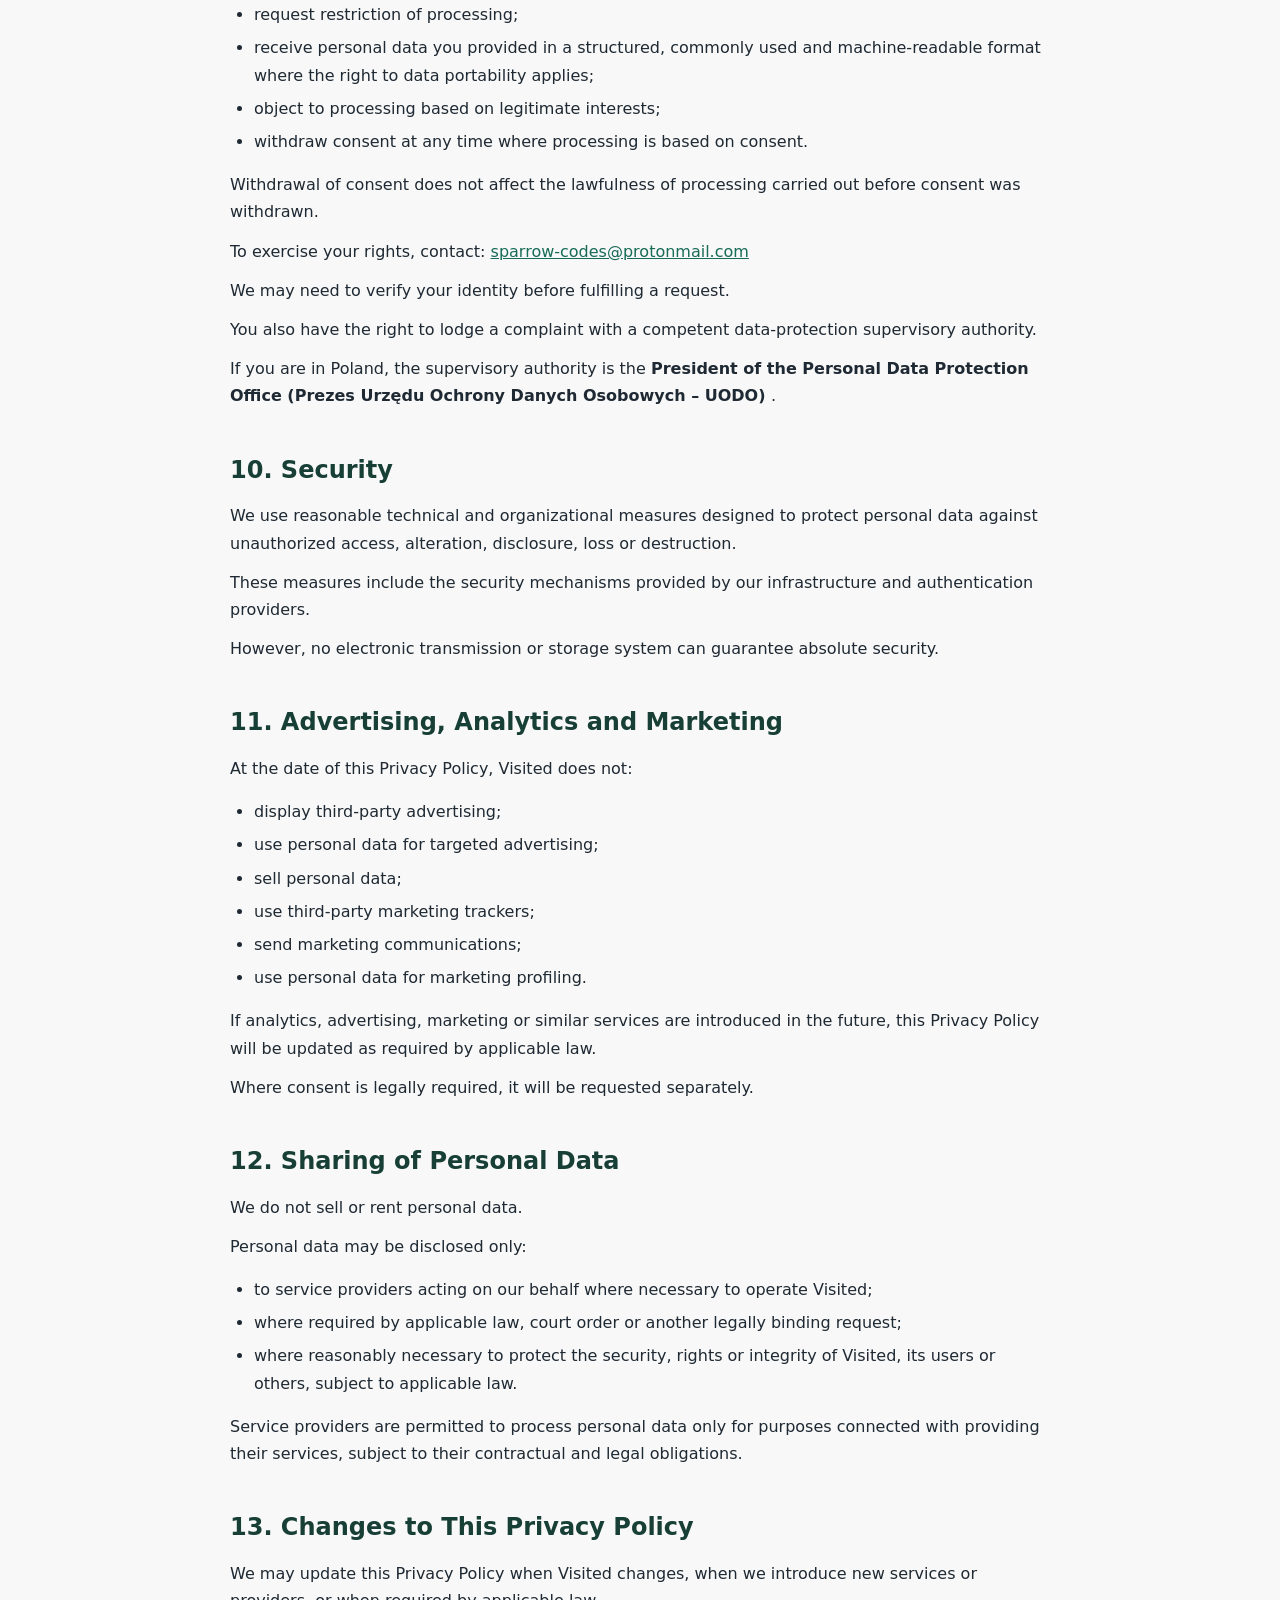
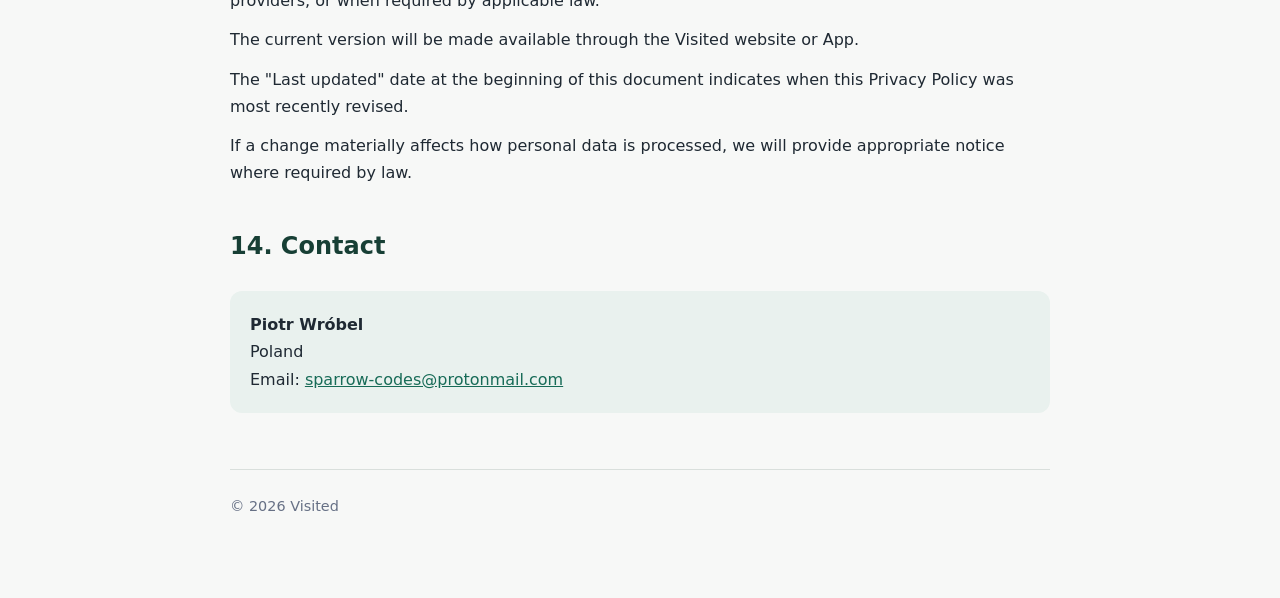
<file: privacy/en/index.html>
<!DOCTYPE html>
<html lang="en">
<head>
    <meta charset="UTF-8"/>
    <meta name="viewport" content="width=device-width, initial-scale=1.0"/>

    <title>Visited – Privacy Policy</title>
    <link rel="stylesheet" href="../../assets/styles.css"/>

    <meta name="description" content="Privacy Policy for the Visited mobile application."/>
</head>

<body>
<main>
    <header class="page-header">
        <a href="../../en" aria-label="Visited main page">
            <img
                    class="logo"
                    src="../../assets/logo.png"
                    alt="Visited"
            />
        </a>
    </header>
    <h1>Privacy Policy</h1>

    <div class="meta">
        <strong>Visited</strong><br/>
        Effective date: September 10, 2026<br/>
        Last updated: September 10, 2026
    </div>

    <p>
        This Privacy Policy explains how <strong>Visited</strong>
        ("Visited", "the App") collects, uses, stores, and protects personal data
        when you use the App.
    </p>

    <div class="contact">
        <strong>Data Controller</strong><br/>
        Piotr Wróbel<br/>
        Poland<br/>
        Email:
        <a href="mailto:sparrow-codes@protonmail.com">
            sparrow-codes@protonmail.com
        </a>
    </div>

    <p>
        For the purposes of the General Data Protection Regulation (EU) 2016/679
        ("GDPR"), Piotr Wróbel is the data controller responsible for the
        processing of personal data described in this Privacy Policy.
    </p>

    <h2>1. Who Can Use Visited</h2>

    <p>
        Visited is intended for users who are at least
        <strong>16 years old</strong>.
    </p>

    <p>
        The App is not intended for children under the age of 16. We do not
        knowingly collect personal data from children under 16.
    </p>

    <p>
        If we become aware that personal data of a child under 16 has been
        collected, we will take reasonable steps to delete that data.
    </p>

    <h2>2. Personal Data We Collect</h2>

    <p>
        We collect only data necessary to provide and operate Visited and data
        that you voluntarily provide while using the App.
    </p>

    <h3>Account Data</h3>

    <p>
        When you create and use a Visited account, we may process:
    </p>

    <ul>
        <li>your email address;</li>
        <li>authentication and account identifiers;</li>
        <li>profile information you choose to provide;</li>
        <li>profile image or avatar, if provided.</li>
    </ul>

    <p>
        Passwords are handled through the authentication service used by
        Visited. Visited does not store your password in readable form.
    </p>

    <h3>Content You Add to Visited</h3>

    <p>
        When using the App, you may create and store information about places
        you have visited, including:
    </p>

    <ul>
        <li>place names and titles;</li>
        <li>descriptions;</li>
        <li>ratings;</li>
        <li>dates of visits;</li>
        <li>tags or categories;</li>
        <li>photographs;</li>
        <li>location names;</li>
        <li>geographic coordinates associated with a place.</li>
    </ul>

    <p>
        This information is provided voluntarily by you as part of the core
        functionality of Visited.
    </p>

    <h3>Location Data</h3>

    <p>
        Visited allows you to associate geographic locations with places stored
        in the App.
    </p>

    <p>Depending on the functionality you use, location information may include:</p>

    <ul>
        <li>latitude and longitude;</li>
        <li>a location selected manually on a map;</li>
        <li>a location name.</li>
    </ul>

    <p>
        Visited does not use location information for advertising or user
        profiling.
    </p>

    <p>
        Where access to your device's location is required, the App will request
        the appropriate operating-system permission.
    </p>

    <p>
        You may refuse or revoke location permission through your device
        settings. Some location-related functionality may then be unavailable.
    </p>

    <h3>Technical and Security Data</h3>

    <p>
        Our infrastructure providers may automatically process limited technical
        information necessary to operate and secure the service, such as:
    </p>

    <ul>
        <li>IP address;</li>
        <li>device or network information;</li>
        <li>authentication events;</li>
        <li>server logs;</li>
        <li>timestamps;</li>
        <li>information required to detect errors, abuse or unauthorized access.</li>
    </ul>

    <p>
        We do not use this information for advertising or marketing profiling.
    </p>

    <h2>3. How We Use Personal Data</h2>

    <p>We process personal data in order to:</p>

    <ul>
        <li>create and maintain your Visited account;</li>
        <li>authenticate you and secure access to your account;</li>
        <li>provide the functionality of the App;</li>
        <li>store and display places, photographs and other content you add;</li>
        <li>provide location and map-related functionality;</li>
        <li>maintain the security and integrity of the service;</li>
        <li>investigate technical problems, abuse or unauthorized access;</li>
        <li>respond to privacy, support and account-deletion requests;</li>
        <li>comply with applicable legal obligations.</li>
    </ul>

    <p>We do not sell personal data.</p>

    <p>We do not use personal data for targeted advertising.</p>

    <p>
        We do not use personal data for automated decision-making or profiling
        that produces legal or similarly significant effects.
    </p>

    <h2>4. Legal Bases for Processing</h2>

    <p>
        If you are located in the European Economic Area ("EEA"), we process your
        personal data under the legal bases provided by the GDPR.
    </p>

    <h3>Performance of a Contract – Article 6(1)(b) GDPR</h3>

    <p>
        Most processing necessary to provide Visited is based on the performance
        of a contract with you or taking steps at your request before entering
        into such a contract.
    </p>

    <p>This includes processing necessary to:</p>

    <ul>
        <li>create and operate your account;</li>
        <li>authenticate you;</li>
        <li>store your places and associated content;</li>
        <li>store photographs;</li>
        <li>provide core App functionality.</li>
    </ul>

    <h3>Legitimate Interests – Article 6(1)(f) GDPR</h3>

    <p>
        We may process limited technical and security information where necessary
        for our legitimate interests in:
    </p>

    <ul>
        <li>securing the App and its infrastructure;</li>
        <li>preventing fraud and abuse;</li>
        <li>diagnosing technical problems;</li>
        <li>maintaining service reliability.</li>
    </ul>

    <p>
        Where we rely on legitimate interests, we consider whether those interests
        are overridden by your rights and freedoms.
    </p>

    <h3>Legal Obligations – Article 6(1)(c) GDPR</h3>

    <p>
        We may process or retain information where required to comply with
        applicable law or a legally binding request.
    </p>

    <h3>Consent – Article 6(1)(a) GDPR</h3>

    <p>
        Where a specific feature requires consent under applicable law, we will
        request it separately.
    </p>

    <p>
        Device permissions, such as access to your location or photographs, are
        managed through the permission mechanisms provided by your operating
        system.
    </p>

    <p>
        You can revoke device permissions through your device settings.
    </p>

    <h2>5. Service Providers</h2>

    <h3>Supabase</h3>

    <p>
        Visited uses <strong>Supabase</strong> for backend services, including:
    </p>

    <ul>
        <li>user authentication;</li>
        <li>database services;</li>
        <li>storage of user-generated content and photographs;</li>
        <li>related backend infrastructure.</li>
    </ul>

    <p>
        The primary Supabase infrastructure used by Visited is hosted in the
        <strong>European Union, in the AWS Europe (Ireland) region
            (<code>eu-west-1</code>)</strong>.
    </p>

    <p>
        Supabase processes personal data on our behalf as a service provider/data
        processor, subject to its applicable contractual and data-protection
        obligations.
    </p>

    <h3>MapLibre</h3>

    <p>
        Visited uses <strong>MapLibre</strong> technology to display interactive
        maps.
    </p>

    <p>
        MapLibre is an open-source mapping library. The library itself does not
        constitute an advertising or analytics service.
    </p>

    <p>
        Map content may be obtained from external map or geocoding providers. If
        such providers process personal data as part of providing their services,
        this Privacy Policy will be updated to identify the relevant providers and
        processing where required.
    </p>

    <h2>6. International Data Transfers</h2>

    <p>
        The primary backend infrastructure used by Visited is hosted within the
        European Union.
    </p>

    <p>
        However, some service providers or their subprocessors may process
        limited personal data outside the European Economic Area ("EEA"), for
        example when providing technical, security or support services.
    </p>

    <p>
        Where personal data protected by the GDPR is transferred outside the EEA,
        appropriate safeguards will be used as required by applicable
        data-protection law.
    </p>

    <p>
        Depending on the destination and provider, these safeguards may include
        an adequacy decision adopted by the European Commission or Standard
        Contractual Clauses approved by the European Commission.
    </p>

    <h2>7. Data Retention</h2>

    <p>
        We retain personal data only for as long as necessary for the purposes
        described in this Privacy Policy.
    </p>

    <p>
        Account information and content associated with your account are
        generally retained for as long as your Visited account remains active.
    </p>

    <p>
        When you delete your account or request account deletion, personal data
        associated with the account will be deleted or anonymized within a
        reasonable period, unless retention of particular information is required
        by law or necessary for the establishment, exercise or defense of legal
        claims.
    </p>

    <p>
        Technical logs and backup copies may remain for a limited period as part
        of normal security, backup and disaster-recovery processes before being
        automatically deleted or overwritten.
    </p>

    <h2>8. Account and Data Deletion</h2>

    <p>
        You may request deletion of your Visited account and associated personal
        data.
    </p>

    <p>
        Where account deletion is available directly in the App, you may use that
        functionality.
    </p>

    <p>
        You may also initiate an account-deletion request outside the App by
        following the instructions provided on the
        <a href="../../delete-account/en">Visited account-deletion webpage</a>.
    </p>

    <p>
        If deletion is requested by email, we may require reasonable verification
        that the request originates from the owner of the account.
    </p>

    <p>
        For example, we may ask you to send the request from the email address
        associated with your Visited account.
    </p>

    <p>
        After verification, we will delete or anonymize personal data associated
        with the account, subject to any limited retention required by applicable
        law.
    </p>

    <h2>9. Your Rights Under the GDPR</h2>

    <p>If the GDPR applies to you, you may have the right to:</p>

    <ul>
        <li>obtain confirmation as to whether we process your personal data;</li>
        <li>access your personal data;</li>
        <li>correct inaccurate or incomplete personal data;</li>
        <li>request deletion of your personal data;</li>
        <li>request restriction of processing;</li>
        <li>
            receive personal data you provided in a structured, commonly used and
            machine-readable format where the right to data portability applies;
        </li>
        <li>object to processing based on legitimate interests;</li>
        <li>
            withdraw consent at any time where processing is based on consent.
        </li>
    </ul>

    <p>
        Withdrawal of consent does not affect the lawfulness of processing
        carried out before consent was withdrawn.
    </p>

    <p>
        To exercise your rights, contact:
        <a href="mailto:sparrow-codes@protonmail.com">
            sparrow-codes@protonmail.com
        </a>
    </p>

    <p>
        We may need to verify your identity before fulfilling a request.
    </p>

    <p>
        You also have the right to lodge a complaint with a competent
        data-protection supervisory authority.
    </p>

    <p>
        If you are in Poland, the supervisory authority is the
        <strong>
            President of the Personal Data Protection Office
            (Prezes Urzędu Ochrony Danych Osobowych – UODO)
        </strong>.
    </p>

    <h2>10. Security</h2>

    <p>
        We use reasonable technical and organizational measures designed to
        protect personal data against unauthorized access, alteration, disclosure,
        loss or destruction.
    </p>

    <p>
        These measures include the security mechanisms provided by our
        infrastructure and authentication providers.
    </p>

    <p>
        However, no electronic transmission or storage system can guarantee
        absolute security.
    </p>

    <h2>11. Advertising, Analytics and Marketing</h2>

    <p>At the date of this Privacy Policy, Visited does not:</p>

    <ul>
        <li>display third-party advertising;</li>
        <li>use personal data for targeted advertising;</li>
        <li>sell personal data;</li>
        <li>use third-party marketing trackers;</li>
        <li>send marketing communications;</li>
        <li>use personal data for marketing profiling.</li>
    </ul>

    <p>
        If analytics, advertising, marketing or similar services are introduced
        in the future, this Privacy Policy will be updated as required by
        applicable law.
    </p>

    <p>
        Where consent is legally required, it will be requested separately.
    </p>

    <h2>12. Sharing of Personal Data</h2>

    <p>We do not sell or rent personal data.</p>

    <p>Personal data may be disclosed only:</p>

    <ul>
        <li>
            to service providers acting on our behalf where necessary to operate
            Visited;
        </li>
        <li>
            where required by applicable law, court order or another legally binding
            request;
        </li>
        <li>
            where reasonably necessary to protect the security, rights or integrity
            of Visited, its users or others, subject to applicable law.
        </li>
    </ul>

    <p>
        Service providers are permitted to process personal data only for
        purposes connected with providing their services, subject to their
        contractual and legal obligations.
    </p>

    <h2>13. Changes to This Privacy Policy</h2>

    <p>
        We may update this Privacy Policy when Visited changes, when we introduce
        new services or providers, or when required by applicable law.
    </p>

    <p>
        The current version will be made available through the Visited website or
        App.
    </p>

    <p>
        The "Last updated" date at the beginning of this document indicates when
        this Privacy Policy was most recently revised.
    </p>

    <p>
        If a change materially affects how personal data is processed, we will
        provide appropriate notice where required by law.
    </p>

    <h2>14. Contact</h2>

    <div class="contact">
        <strong>Piotr Wróbel</strong><br/>
        Poland<br/>
        Email:
        <a href="mailto:sparrow-codes@protonmail.com">
            sparrow-codes@protonmail.com
        </a>
    </div>

    <footer>
        © 2026 Visited
    </footer>
</main>
</body>
</html>
</file>
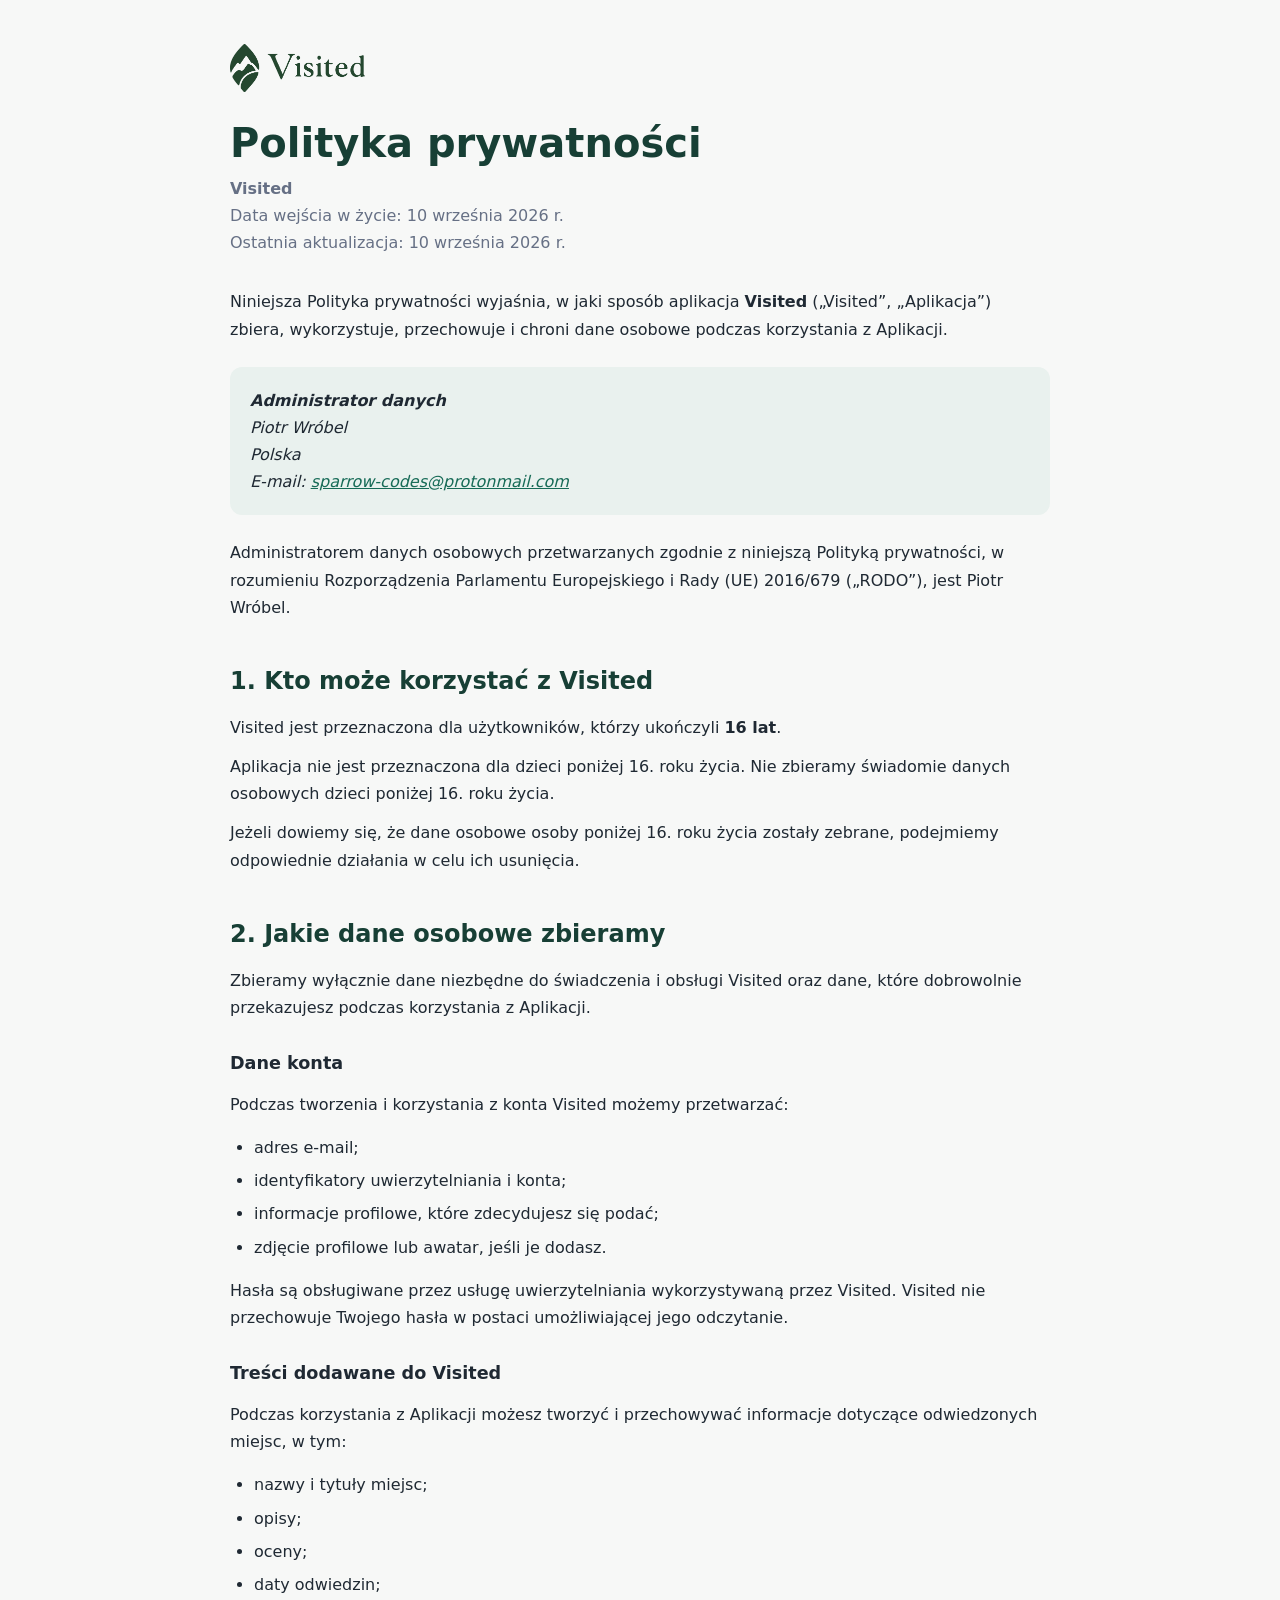
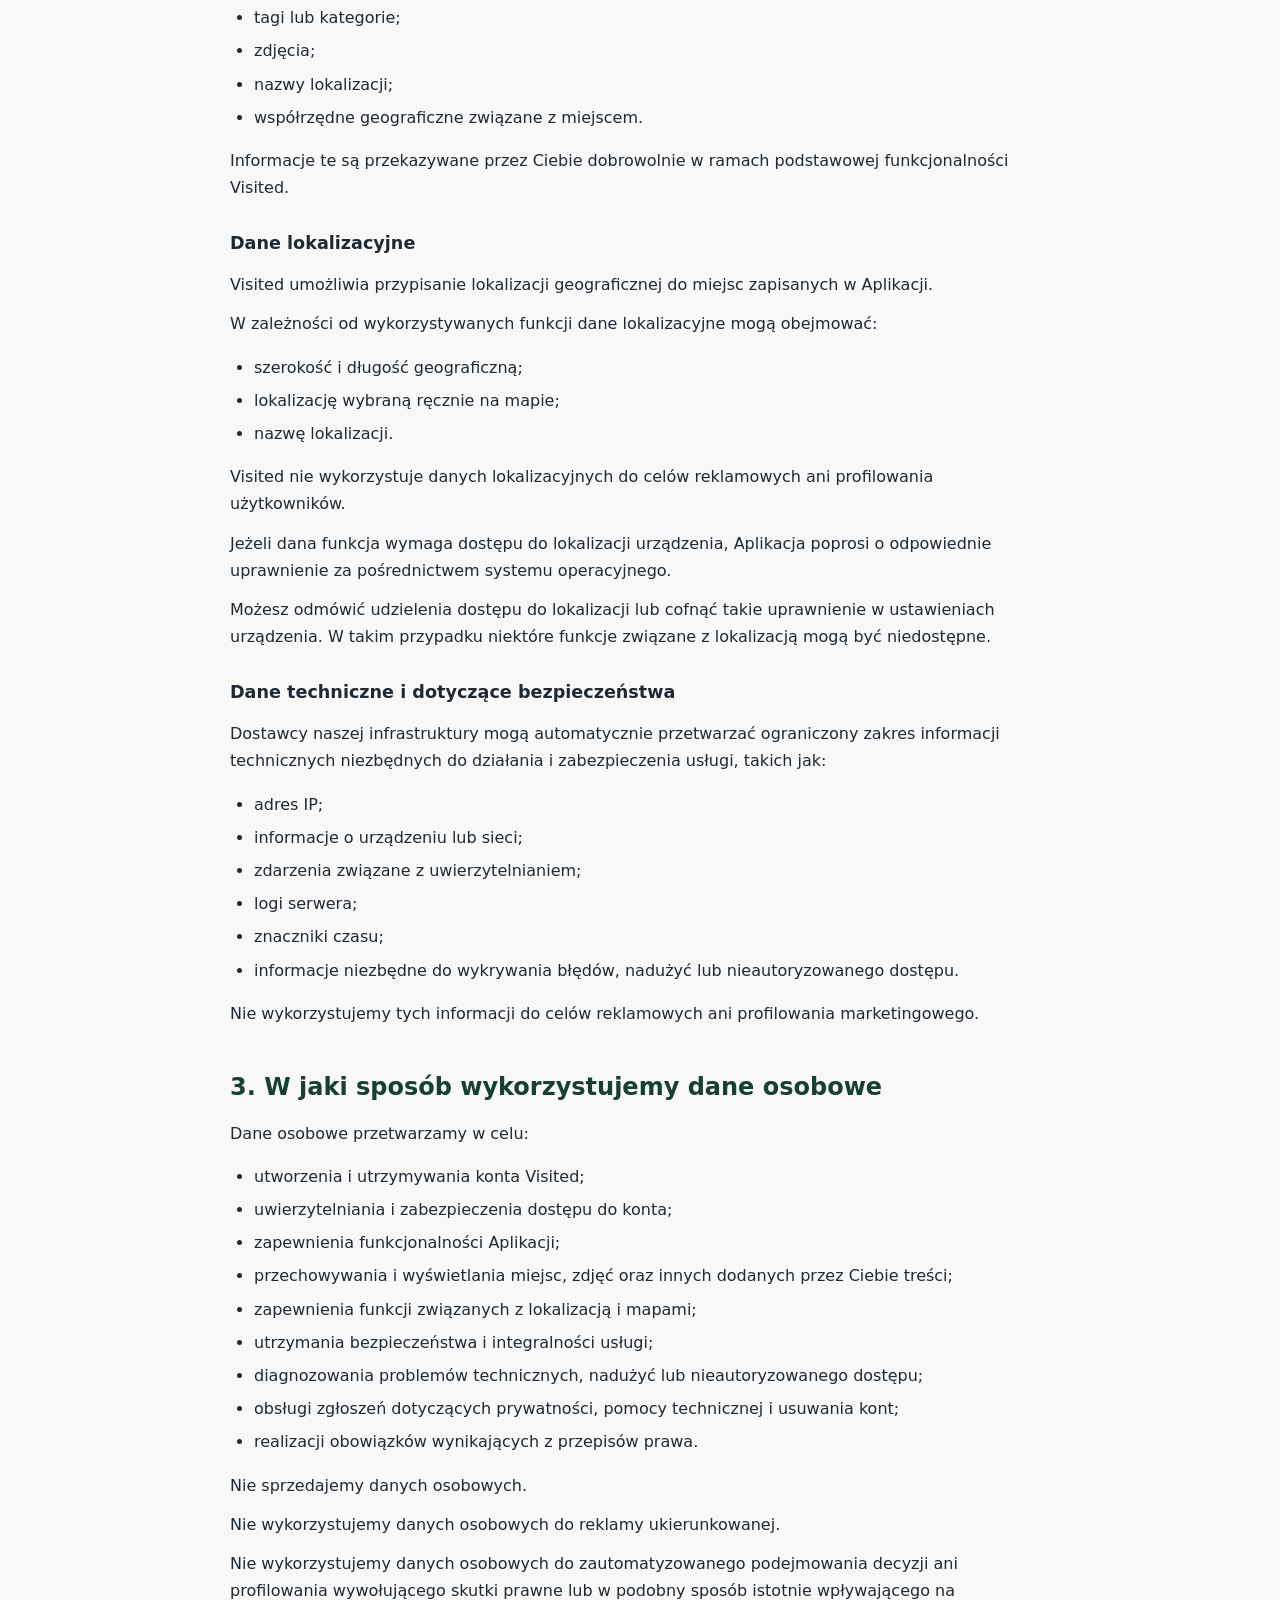
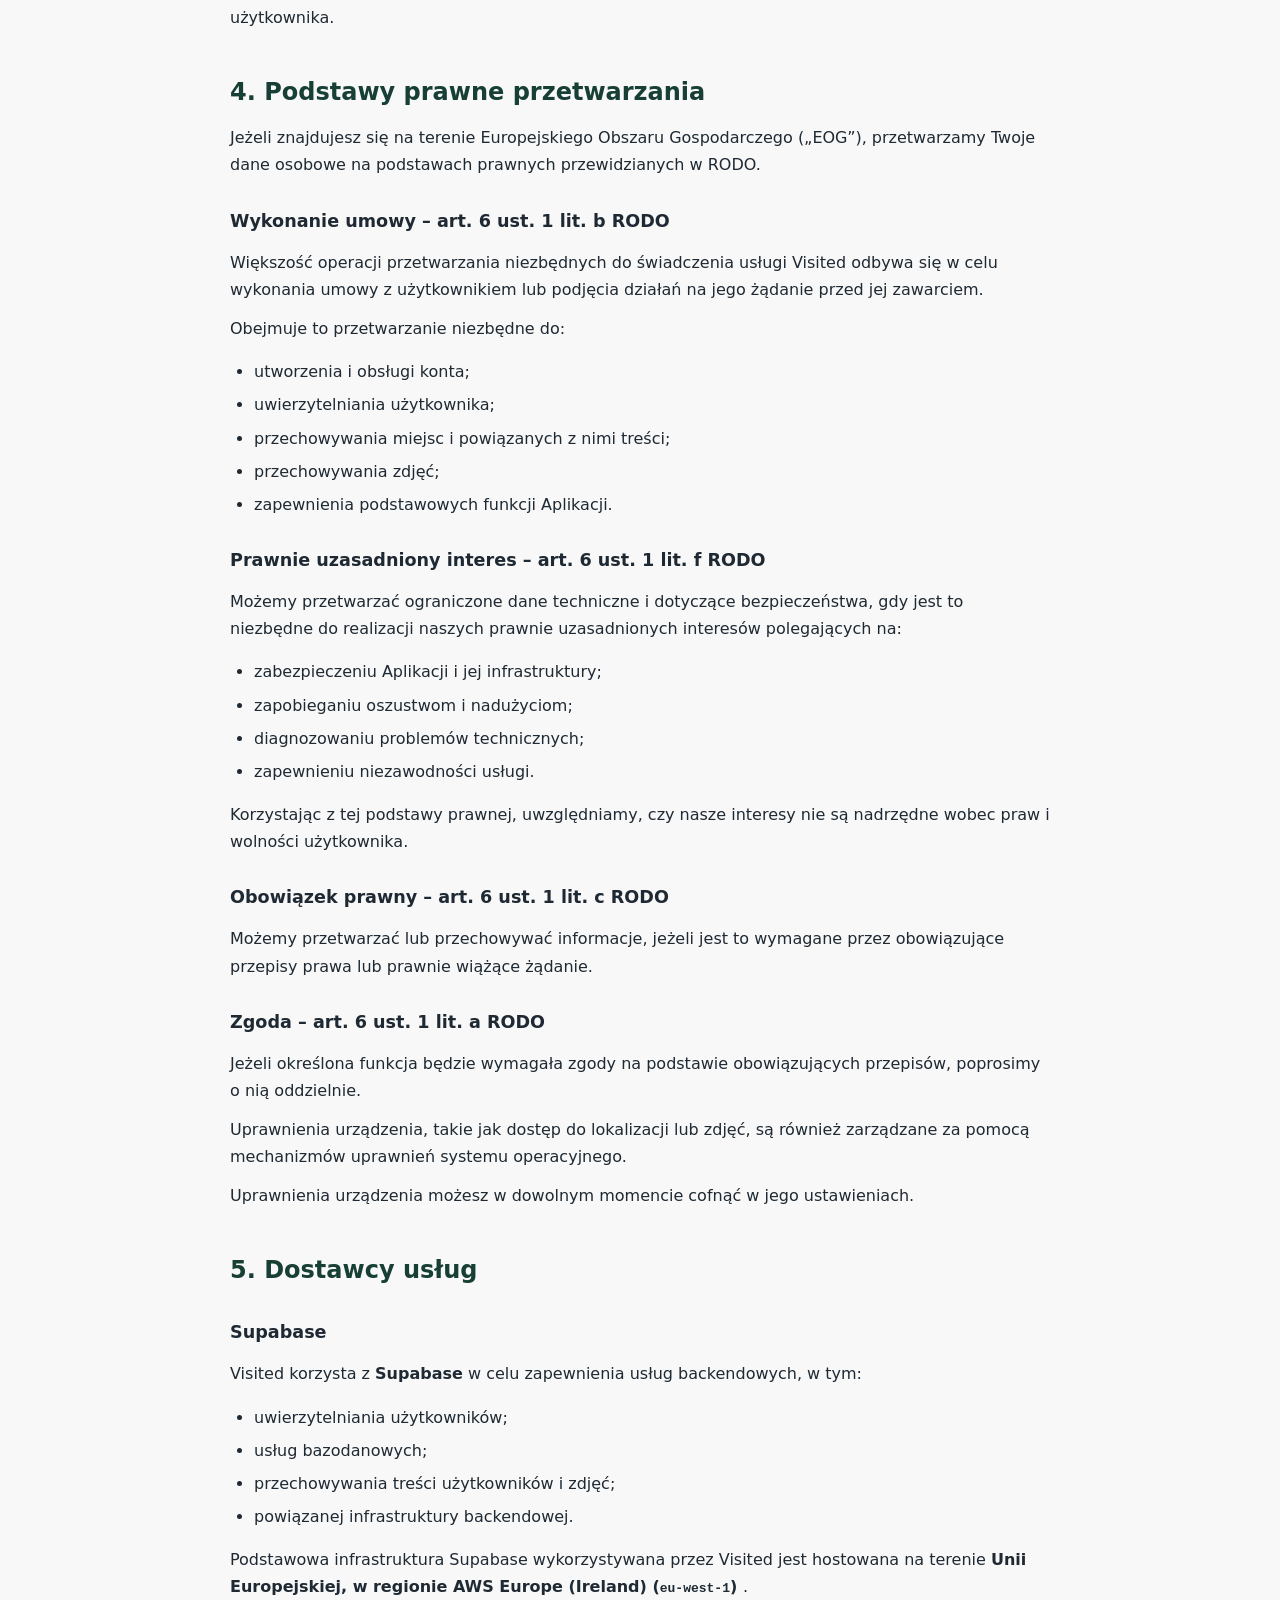
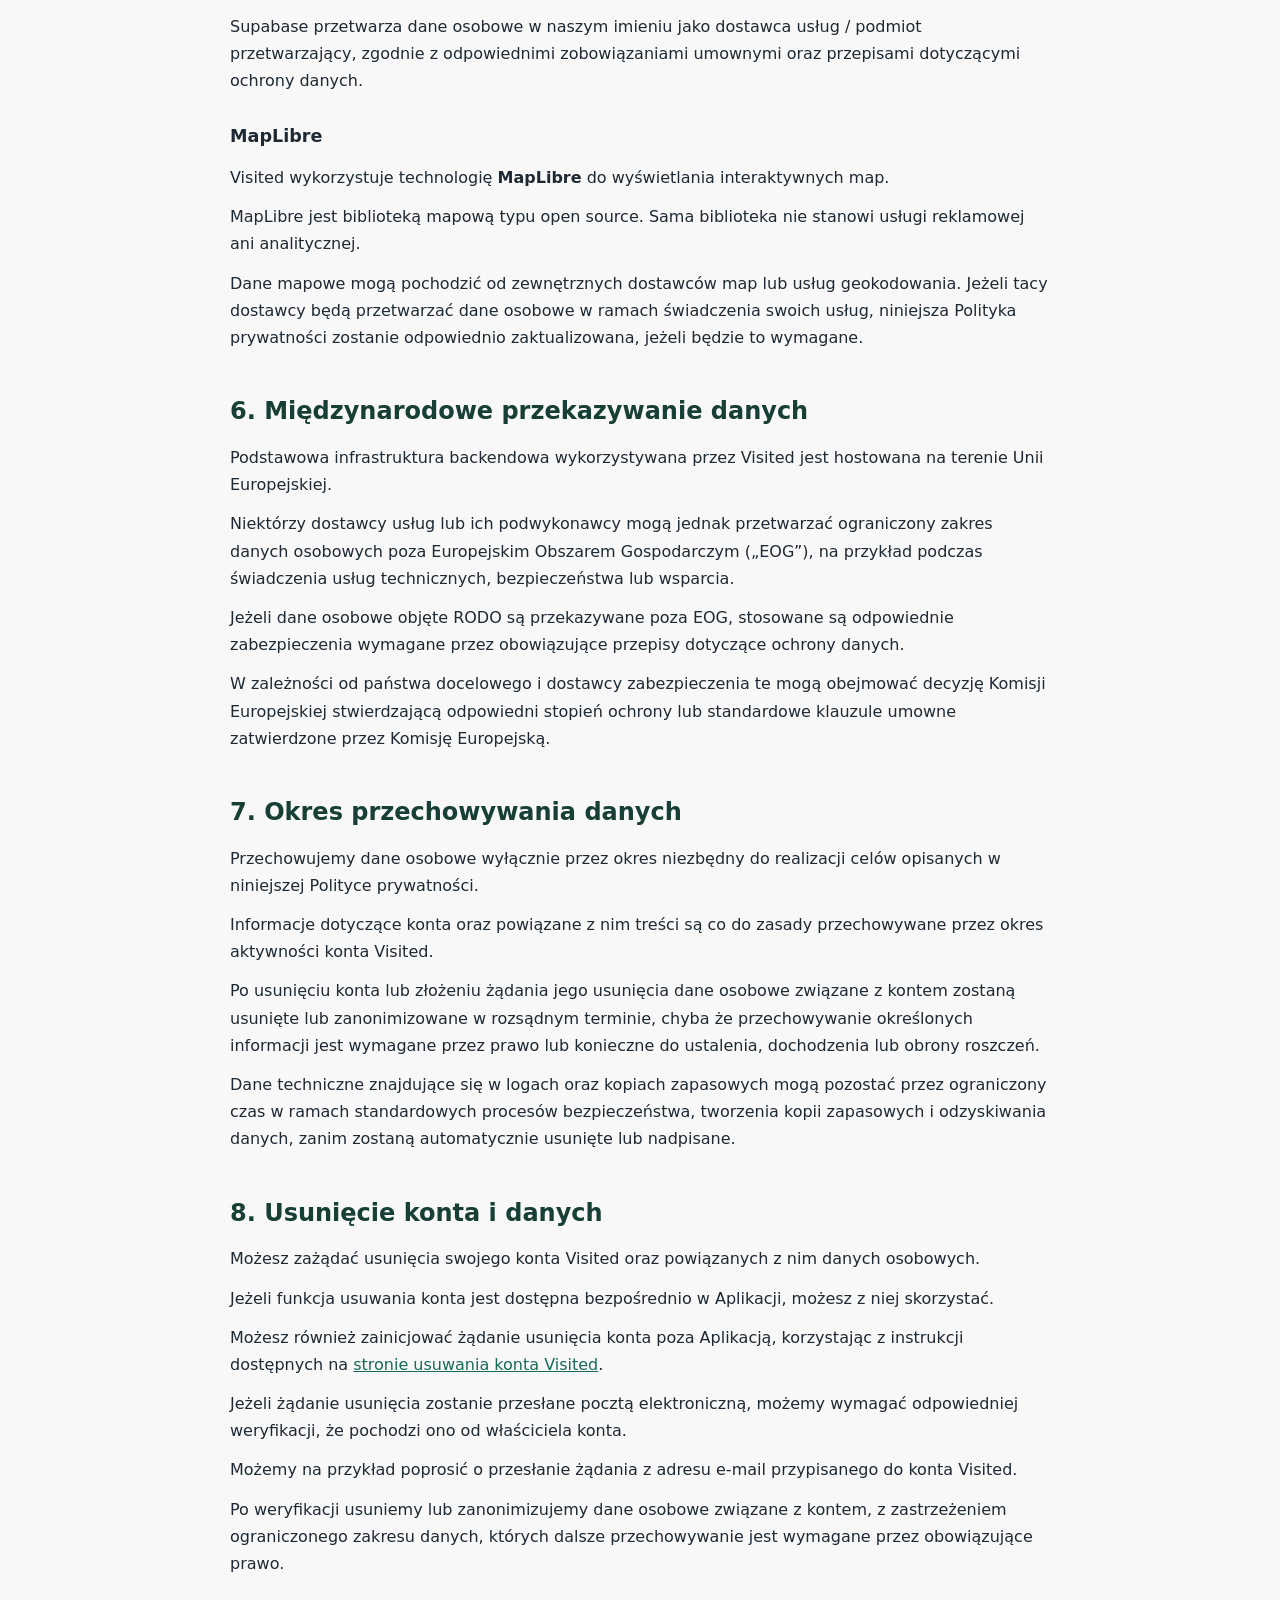
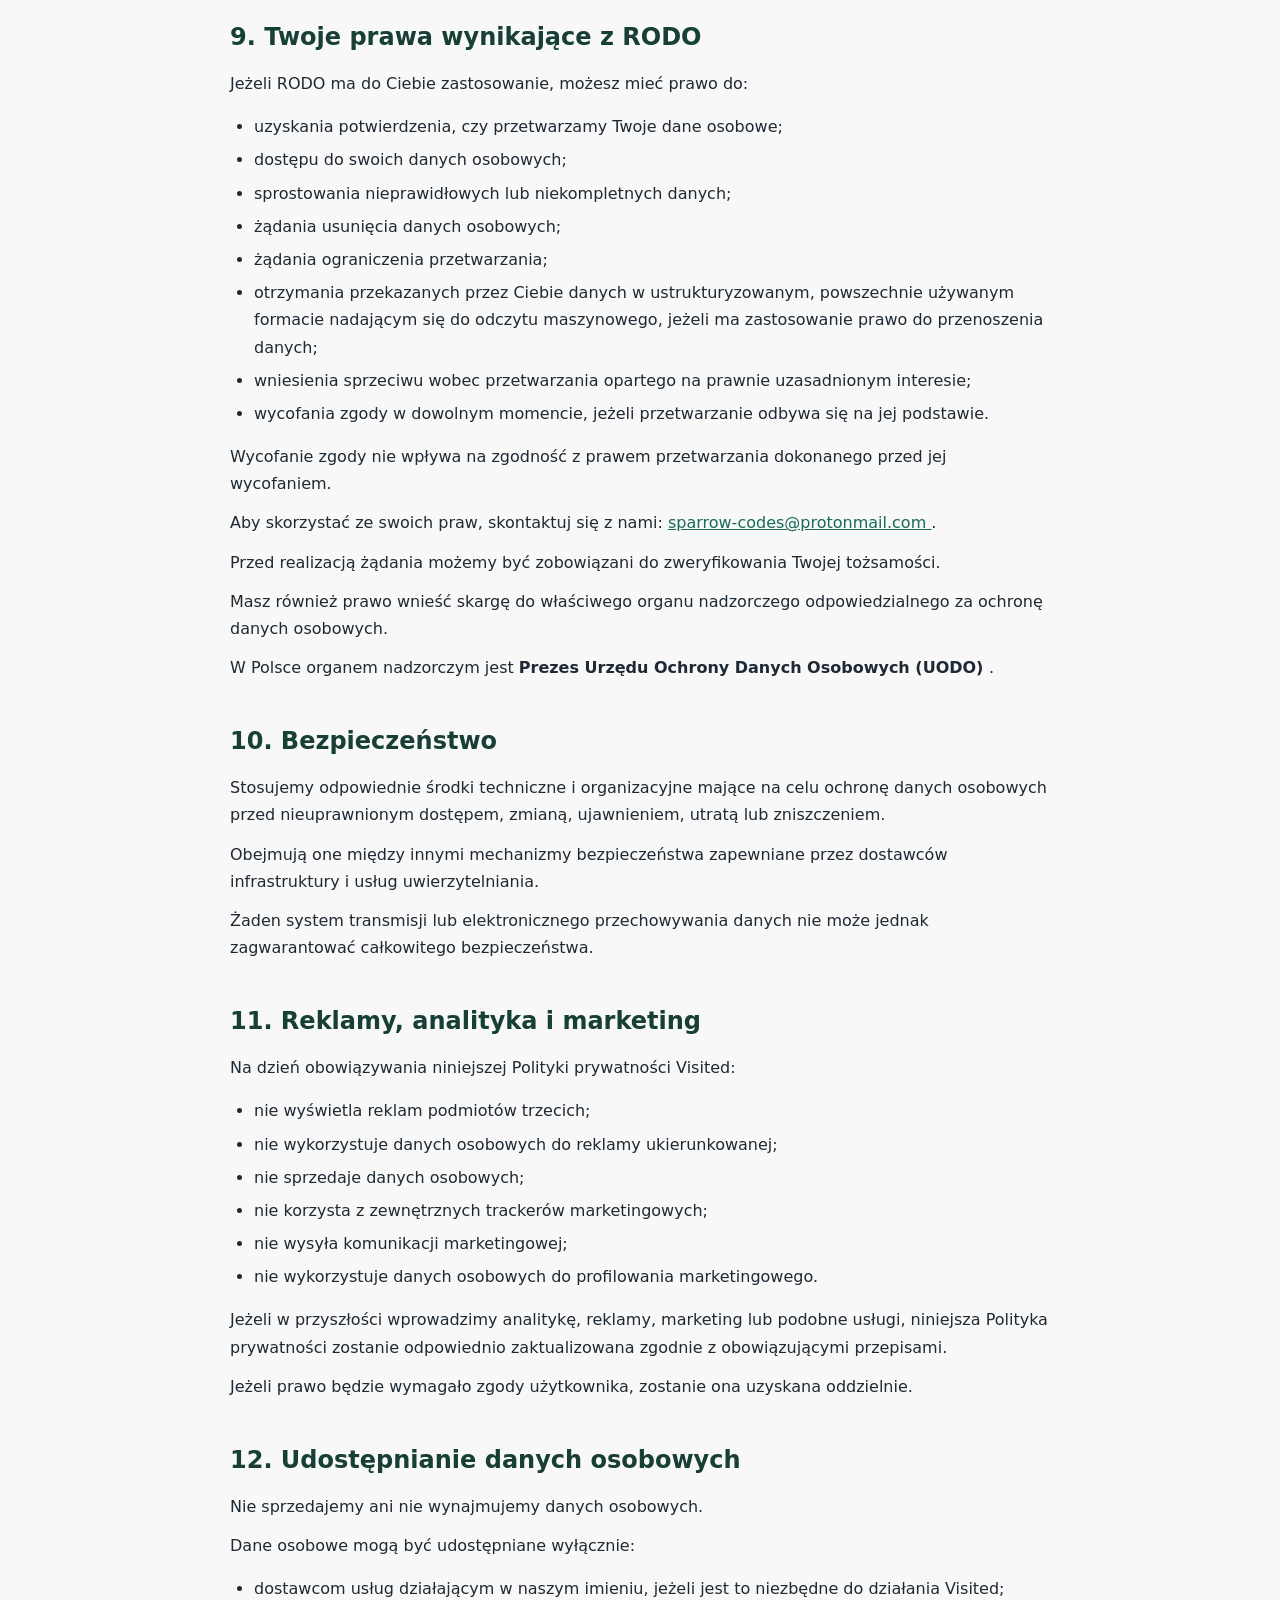
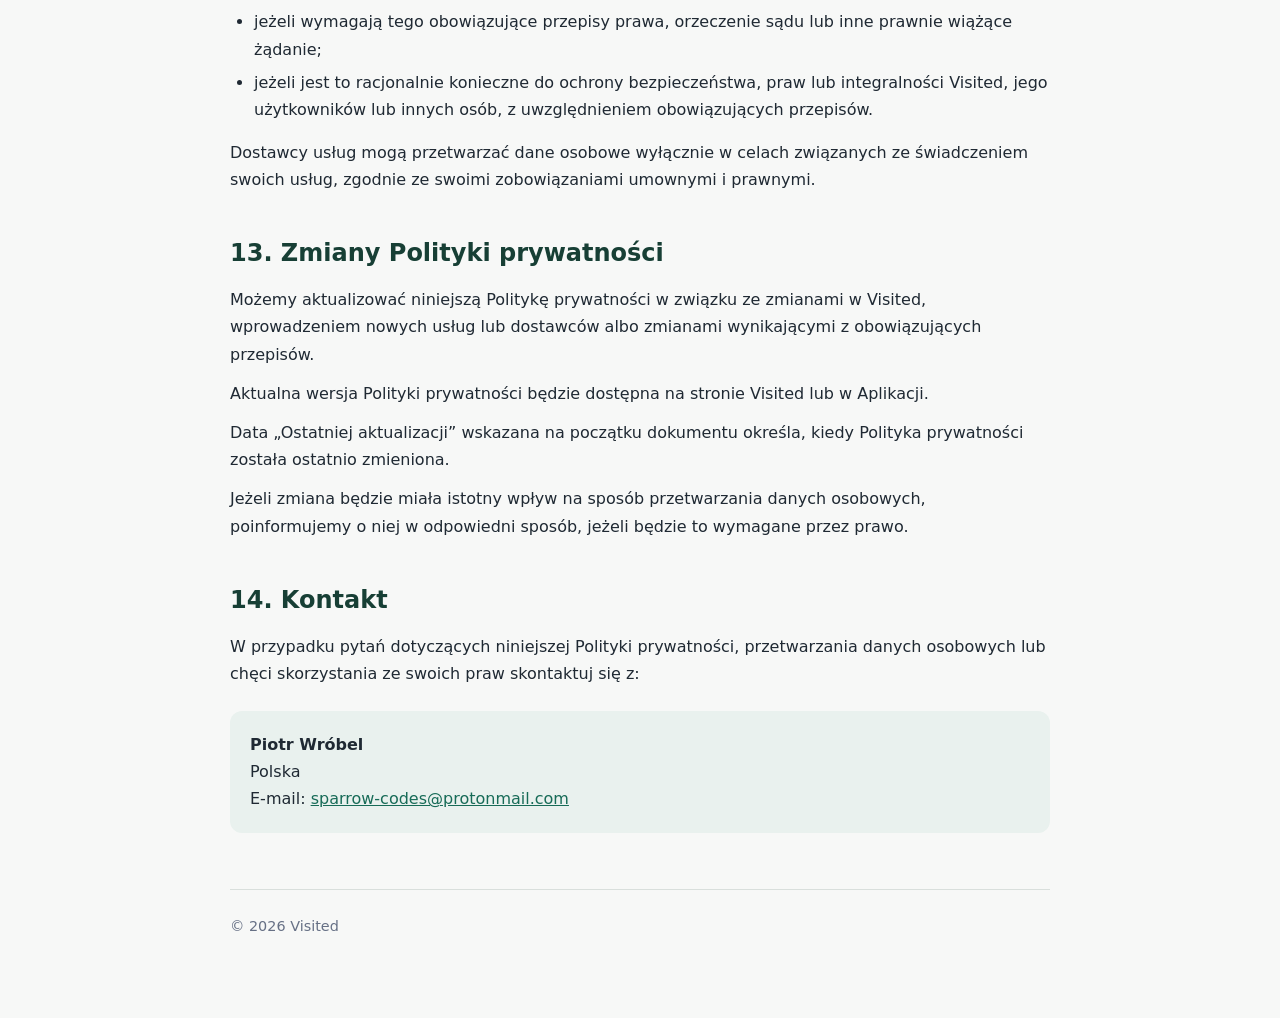
<file: privacy/pl/index.html>
<!DOCTYPE html>
<html lang="pl">
<head>
    <meta charset="UTF-8" />
    <meta name="viewport" content="width=device-width, initial-scale=1.0" />

    <title>Visited – Polityka prywatności</title>

    <meta
            name="description"
            content="Polityka prywatności aplikacji mobilnej Visited."
    />

    <link rel="stylesheet" href="../../assets/styles.css" />
</head>

<body>
<main>
    <header class="page-header">
        <a href="../../pl" aria-label="Strona główna Visited">
            <img
                    class="logo"
                    src="../../assets/logo.png"
                    alt="Visited"
            />
        </a>
    </header>

    <h1>Polityka prywatności</h1>

    <div class="meta">
        <strong>Visited</strong><br />
        Data wejścia w życie: 10 września 2026 r.<br />
        Ostatnia aktualizacja: 10 września 2026 r.
    </div>

    <p>
        Niniejsza Polityka prywatności wyjaśnia, w jaki sposób aplikacja
        <strong>Visited</strong> („Visited”, „Aplikacja”) zbiera, wykorzystuje,
        przechowuje i chroni dane osobowe podczas korzystania z Aplikacji.
    </p>

    <address class="contact">
        <strong>Administrator danych</strong><br />
        Piotr Wróbel<br />
        Polska<br />
        E-mail:
        <a href="mailto:sparrow-codes@protonmail.com">
            sparrow-codes@protonmail.com
        </a>
    </address>

    <p>
        Administratorem danych osobowych przetwarzanych zgodnie z niniejszą
        Polityką prywatności, w rozumieniu Rozporządzenia Parlamentu Europejskiego
        i Rady (UE) 2016/679 („RODO”), jest Piotr Wróbel.
    </p>

    <h2>1. Kto może korzystać z Visited</h2>

    <p>
        Visited jest przeznaczona dla użytkowników, którzy ukończyli
        <strong>16 lat</strong>.
    </p>

    <p>
        Aplikacja nie jest przeznaczona dla dzieci poniżej 16. roku życia.
        Nie zbieramy świadomie danych osobowych dzieci poniżej 16. roku życia.
    </p>

    <p>
        Jeżeli dowiemy się, że dane osobowe osoby poniżej 16. roku życia zostały
        zebrane, podejmiemy odpowiednie działania w celu ich usunięcia.
    </p>

    <h2>2. Jakie dane osobowe zbieramy</h2>

    <p>
        Zbieramy wyłącznie dane niezbędne do świadczenia i obsługi Visited oraz
        dane, które dobrowolnie przekazujesz podczas korzystania z Aplikacji.
    </p>

    <h3>Dane konta</h3>

    <p>
        Podczas tworzenia i korzystania z konta Visited możemy przetwarzać:
    </p>

    <ul>
        <li>adres e-mail;</li>
        <li>identyfikatory uwierzytelniania i konta;</li>
        <li>informacje profilowe, które zdecydujesz się podać;</li>
        <li>zdjęcie profilowe lub awatar, jeśli je dodasz.</li>
    </ul>

    <p>
        Hasła są obsługiwane przez usługę uwierzytelniania wykorzystywaną przez
        Visited. Visited nie przechowuje Twojego hasła w postaci umożliwiającej
        jego odczytanie.
    </p>

    <h3>Treści dodawane do Visited</h3>

    <p>
        Podczas korzystania z Aplikacji możesz tworzyć i przechowywać informacje
        dotyczące odwiedzonych miejsc, w tym:
    </p>

    <ul>
        <li>nazwy i tytuły miejsc;</li>
        <li>opisy;</li>
        <li>oceny;</li>
        <li>daty odwiedzin;</li>
        <li>tagi lub kategorie;</li>
        <li>zdjęcia;</li>
        <li>nazwy lokalizacji;</li>
        <li>współrzędne geograficzne związane z miejscem.</li>
    </ul>

    <p>
        Informacje te są przekazywane przez Ciebie dobrowolnie w ramach
        podstawowej funkcjonalności Visited.
    </p>

    <h3>Dane lokalizacyjne</h3>

    <p>
        Visited umożliwia przypisanie lokalizacji geograficznej do miejsc
        zapisanych w Aplikacji.
    </p>

    <p>
        W zależności od wykorzystywanych funkcji dane lokalizacyjne mogą
        obejmować:
    </p>

    <ul>
        <li>szerokość i długość geograficzną;</li>
        <li>lokalizację wybraną ręcznie na mapie;</li>
        <li>nazwę lokalizacji.</li>
    </ul>

    <p>
        Visited nie wykorzystuje danych lokalizacyjnych do celów reklamowych ani
        profilowania użytkowników.
    </p>

    <p>
        Jeżeli dana funkcja wymaga dostępu do lokalizacji urządzenia, Aplikacja
        poprosi o odpowiednie uprawnienie za pośrednictwem systemu operacyjnego.
    </p>

    <p>
        Możesz odmówić udzielenia dostępu do lokalizacji lub cofnąć takie
        uprawnienie w ustawieniach urządzenia. W takim przypadku niektóre funkcje
        związane z lokalizacją mogą być niedostępne.
    </p>

    <h3>Dane techniczne i dotyczące bezpieczeństwa</h3>

    <p>
        Dostawcy naszej infrastruktury mogą automatycznie przetwarzać ograniczony
        zakres informacji technicznych niezbędnych do działania i zabezpieczenia
        usługi, takich jak:
    </p>

    <ul>
        <li>adres IP;</li>
        <li>informacje o urządzeniu lub sieci;</li>
        <li>zdarzenia związane z uwierzytelnianiem;</li>
        <li>logi serwera;</li>
        <li>znaczniki czasu;</li>
        <li>
            informacje niezbędne do wykrywania błędów, nadużyć lub
            nieautoryzowanego dostępu.
        </li>
    </ul>

    <p>
        Nie wykorzystujemy tych informacji do celów reklamowych ani profilowania
        marketingowego.
    </p>

    <h2>3. W jaki sposób wykorzystujemy dane osobowe</h2>

    <p>Dane osobowe przetwarzamy w celu:</p>

    <ul>
        <li>utworzenia i utrzymywania konta Visited;</li>
        <li>uwierzytelniania i zabezpieczenia dostępu do konta;</li>
        <li>zapewnienia funkcjonalności Aplikacji;</li>
        <li>
            przechowywania i wyświetlania miejsc, zdjęć oraz innych dodanych przez
            Ciebie treści;
        </li>
        <li>zapewnienia funkcji związanych z lokalizacją i mapami;</li>
        <li>utrzymania bezpieczeństwa i integralności usługi;</li>
        <li>
            diagnozowania problemów technicznych, nadużyć lub nieautoryzowanego
            dostępu;
        </li>
        <li>
            obsługi zgłoszeń dotyczących prywatności, pomocy technicznej i
            usuwania kont;
        </li>
        <li>realizacji obowiązków wynikających z przepisów prawa.</li>
    </ul>

    <p>Nie sprzedajemy danych osobowych.</p>

    <p>Nie wykorzystujemy danych osobowych do reklamy ukierunkowanej.</p>

    <p>
        Nie wykorzystujemy danych osobowych do zautomatyzowanego podejmowania
        decyzji ani profilowania wywołującego skutki prawne lub w podobny sposób
        istotnie wpływającego na użytkownika.
    </p>

    <h2>4. Podstawy prawne przetwarzania</h2>

    <p>
        Jeżeli znajdujesz się na terenie Europejskiego Obszaru Gospodarczego
        („EOG”), przetwarzamy Twoje dane osobowe na podstawach prawnych
        przewidzianych w RODO.
    </p>

    <h3>Wykonanie umowy – art. 6 ust. 1 lit. b RODO</h3>

    <p>
        Większość operacji przetwarzania niezbędnych do świadczenia usługi
        Visited odbywa się w celu wykonania umowy z użytkownikiem lub podjęcia
        działań na jego żądanie przed jej zawarciem.
    </p>

    <p>Obejmuje to przetwarzanie niezbędne do:</p>

    <ul>
        <li>utworzenia i obsługi konta;</li>
        <li>uwierzytelniania użytkownika;</li>
        <li>przechowywania miejsc i powiązanych z nimi treści;</li>
        <li>przechowywania zdjęć;</li>
        <li>zapewnienia podstawowych funkcji Aplikacji.</li>
    </ul>

    <h3>Prawnie uzasadniony interes – art. 6 ust. 1 lit. f RODO</h3>

    <p>
        Możemy przetwarzać ograniczone dane techniczne i dotyczące bezpieczeństwa,
        gdy jest to niezbędne do realizacji naszych prawnie uzasadnionych
        interesów polegających na:
    </p>

    <ul>
        <li>zabezpieczeniu Aplikacji i jej infrastruktury;</li>
        <li>zapobieganiu oszustwom i nadużyciom;</li>
        <li>diagnozowaniu problemów technicznych;</li>
        <li>zapewnieniu niezawodności usługi.</li>
    </ul>

    <p>
        Korzystając z tej podstawy prawnej, uwzględniamy, czy nasze interesy nie
        są nadrzędne wobec praw i wolności użytkownika.
    </p>

    <h3>Obowiązek prawny – art. 6 ust. 1 lit. c RODO</h3>

    <p>
        Możemy przetwarzać lub przechowywać informacje, jeżeli jest to wymagane
        przez obowiązujące przepisy prawa lub prawnie wiążące żądanie.
    </p>

    <h3>Zgoda – art. 6 ust. 1 lit. a RODO</h3>

    <p>
        Jeżeli określona funkcja będzie wymagała zgody na podstawie obowiązujących
        przepisów, poprosimy o nią oddzielnie.
    </p>

    <p>
        Uprawnienia urządzenia, takie jak dostęp do lokalizacji lub zdjęć, są
        również zarządzane za pomocą mechanizmów uprawnień systemu operacyjnego.
    </p>

    <p>
        Uprawnienia urządzenia możesz w dowolnym momencie cofnąć w jego
        ustawieniach.
    </p>

    <h2>5. Dostawcy usług</h2>

    <h3>Supabase</h3>

    <p>
        Visited korzysta z <strong>Supabase</strong> w celu zapewnienia usług
        backendowych, w tym:
    </p>

    <ul>
        <li>uwierzytelniania użytkowników;</li>
        <li>usług bazodanowych;</li>
        <li>przechowywania treści użytkowników i zdjęć;</li>
        <li>powiązanej infrastruktury backendowej.</li>
    </ul>

    <p>
        Podstawowa infrastruktura Supabase wykorzystywana przez Visited jest
        hostowana na terenie
        <strong>
            Unii Europejskiej, w regionie AWS Europe (Ireland)
            (<code>eu-west-1</code>)
        </strong>.
    </p>

    <p>
        Supabase przetwarza dane osobowe w naszym imieniu jako dostawca usług /
        podmiot przetwarzający, zgodnie z odpowiednimi zobowiązaniami umownymi
        oraz przepisami dotyczącymi ochrony danych.
    </p>

    <h3>MapLibre</h3>

    <p>
        Visited wykorzystuje technologię <strong>MapLibre</strong> do
        wyświetlania interaktywnych map.
    </p>

    <p>
        MapLibre jest biblioteką mapową typu open source. Sama biblioteka nie
        stanowi usługi reklamowej ani analitycznej.
    </p>

    <p>
        Dane mapowe mogą pochodzić od zewnętrznych dostawców map lub usług
        geokodowania. Jeżeli tacy dostawcy będą przetwarzać dane osobowe w ramach
        świadczenia swoich usług, niniejsza Polityka prywatności zostanie
        odpowiednio zaktualizowana, jeżeli będzie to wymagane.
    </p>

    <h2>6. Międzynarodowe przekazywanie danych</h2>

    <p>
        Podstawowa infrastruktura backendowa wykorzystywana przez Visited jest
        hostowana na terenie Unii Europejskiej.
    </p>

    <p>
        Niektórzy dostawcy usług lub ich podwykonawcy mogą jednak przetwarzać
        ograniczony zakres danych osobowych poza Europejskim Obszarem
        Gospodarczym („EOG”), na przykład podczas świadczenia usług technicznych,
        bezpieczeństwa lub wsparcia.
    </p>

    <p>
        Jeżeli dane osobowe objęte RODO są przekazywane poza EOG, stosowane są
        odpowiednie zabezpieczenia wymagane przez obowiązujące przepisy dotyczące
        ochrony danych.
    </p>

    <p>
        W zależności od państwa docelowego i dostawcy zabezpieczenia te mogą
        obejmować decyzję Komisji Europejskiej stwierdzającą odpowiedni stopień
        ochrony lub standardowe klauzule umowne zatwierdzone przez Komisję
        Europejską.
    </p>

    <h2>7. Okres przechowywania danych</h2>

    <p>
        Przechowujemy dane osobowe wyłącznie przez okres niezbędny do realizacji
        celów opisanych w niniejszej Polityce prywatności.
    </p>

    <p>
        Informacje dotyczące konta oraz powiązane z nim treści są co do zasady
        przechowywane przez okres aktywności konta Visited.
    </p>

    <p>
        Po usunięciu konta lub złożeniu żądania jego usunięcia dane osobowe
        związane z kontem zostaną usunięte lub zanonimizowane w rozsądnym
        terminie, chyba że przechowywanie określonych informacji jest wymagane
        przez prawo lub konieczne do ustalenia, dochodzenia lub obrony roszczeń.
    </p>

    <p>
        Dane techniczne znajdujące się w logach oraz kopiach zapasowych mogą
        pozostać przez ograniczony czas w ramach standardowych procesów
        bezpieczeństwa, tworzenia kopii zapasowych i odzyskiwania danych, zanim
        zostaną automatycznie usunięte lub nadpisane.
    </p>

    <h2>8. Usunięcie konta i danych</h2>

    <p>
        Możesz zażądać usunięcia swojego konta Visited oraz powiązanych z nim
        danych osobowych.
    </p>

    <p>
        Jeżeli funkcja usuwania konta jest dostępna bezpośrednio w Aplikacji,
        możesz z niej skorzystać.
    </p>

    <p>
        Możesz również zainicjować żądanie usunięcia konta poza Aplikacją,
        korzystając z instrukcji dostępnych na
        <a href="../../delete-account/pl">stronie usuwania konta Visited</a>.
    </p>

    <p>
        Jeżeli żądanie usunięcia zostanie przesłane pocztą elektroniczną, możemy
        wymagać odpowiedniej weryfikacji, że pochodzi ono od właściciela konta.
    </p>

    <p>
        Możemy na przykład poprosić o przesłanie żądania z adresu e-mail
        przypisanego do konta Visited.
    </p>

    <p>
        Po weryfikacji usuniemy lub zanonimizujemy dane osobowe związane z kontem,
        z zastrzeżeniem ograniczonego zakresu danych, których dalsze
        przechowywanie jest wymagane przez obowiązujące prawo.
    </p>

    <h2>9. Twoje prawa wynikające z RODO</h2>

    <p>Jeżeli RODO ma do Ciebie zastosowanie, możesz mieć prawo do:</p>

    <ul>
        <li>
            uzyskania potwierdzenia, czy przetwarzamy Twoje dane osobowe;
        </li>
        <li>dostępu do swoich danych osobowych;</li>
        <li>sprostowania nieprawidłowych lub niekompletnych danych;</li>
        <li>żądania usunięcia danych osobowych;</li>
        <li>żądania ograniczenia przetwarzania;</li>
        <li>
            otrzymania przekazanych przez Ciebie danych w ustrukturyzowanym,
            powszechnie używanym formacie nadającym się do odczytu maszynowego,
            jeżeli ma zastosowanie prawo do przenoszenia danych;
        </li>
        <li>
            wniesienia sprzeciwu wobec przetwarzania opartego na prawnie
            uzasadnionym interesie;
        </li>
        <li>
            wycofania zgody w dowolnym momencie, jeżeli przetwarzanie odbywa się na
            jej podstawie.
        </li>
    </ul>

    <p>
        Wycofanie zgody nie wpływa na zgodność z prawem przetwarzania dokonanego
        przed jej wycofaniem.
    </p>

    <p>
        Aby skorzystać ze swoich praw, skontaktuj się z nami:
        <a href="mailto:sparrow-codes@protonmail.com">
            sparrow-codes@protonmail.com
        </a>.
    </p>

    <p>
        Przed realizacją żądania możemy być zobowiązani do zweryfikowania Twojej
        tożsamości.
    </p>

    <p>
        Masz również prawo wnieść skargę do właściwego organu nadzorczego
        odpowiedzialnego za ochronę danych osobowych.
    </p>

    <p>
        W Polsce organem nadzorczym jest
        <strong>
            Prezes Urzędu Ochrony Danych Osobowych (UODO)
        </strong>.
    </p>

    <h2>10. Bezpieczeństwo</h2>

    <p>
        Stosujemy odpowiednie środki techniczne i organizacyjne mające na celu
        ochronę danych osobowych przed nieuprawnionym dostępem, zmianą,
        ujawnieniem, utratą lub zniszczeniem.
    </p>

    <p>
        Obejmują one między innymi mechanizmy bezpieczeństwa zapewniane przez
        dostawców infrastruktury i usług uwierzytelniania.
    </p>

    <p>
        Żaden system transmisji lub elektronicznego przechowywania danych nie
        może jednak zagwarantować całkowitego bezpieczeństwa.
    </p>

    <h2>11. Reklamy, analityka i marketing</h2>

    <p>
        Na dzień obowiązywania niniejszej Polityki prywatności Visited:
    </p>

    <ul>
        <li>nie wyświetla reklam podmiotów trzecich;</li>
        <li>nie wykorzystuje danych osobowych do reklamy ukierunkowanej;</li>
        <li>nie sprzedaje danych osobowych;</li>
        <li>nie korzysta z zewnętrznych trackerów marketingowych;</li>
        <li>nie wysyła komunikacji marketingowej;</li>
        <li>nie wykorzystuje danych osobowych do profilowania marketingowego.</li>
    </ul>

    <p>
        Jeżeli w przyszłości wprowadzimy analitykę, reklamy, marketing lub podobne
        usługi, niniejsza Polityka prywatności zostanie odpowiednio
        zaktualizowana zgodnie z obowiązującymi przepisami.
    </p>

    <p>
        Jeżeli prawo będzie wymagało zgody użytkownika, zostanie ona uzyskana
        oddzielnie.
    </p>

    <h2>12. Udostępnianie danych osobowych</h2>

    <p>Nie sprzedajemy ani nie wynajmujemy danych osobowych.</p>

    <p>Dane osobowe mogą być udostępniane wyłącznie:</p>

    <ul>
        <li>
            dostawcom usług działającym w naszym imieniu, jeżeli jest to niezbędne
            do działania Visited;
        </li>
        <li>
            jeżeli wymagają tego obowiązujące przepisy prawa, orzeczenie sądu lub
            inne prawnie wiążące żądanie;
        </li>
        <li>
            jeżeli jest to racjonalnie konieczne do ochrony bezpieczeństwa, praw
            lub integralności Visited, jego użytkowników lub innych osób, z
            uwzględnieniem obowiązujących przepisów.
        </li>
    </ul>

    <p>
        Dostawcy usług mogą przetwarzać dane osobowe wyłącznie w celach
        związanych ze świadczeniem swoich usług, zgodnie ze swoimi zobowiązaniami
        umownymi i prawnymi.
    </p>

    <h2>13. Zmiany Polityki prywatności</h2>

    <p>
        Możemy aktualizować niniejszą Politykę prywatności w związku ze zmianami
        w Visited, wprowadzeniem nowych usług lub dostawców albo zmianami
        wynikającymi z obowiązujących przepisów.
    </p>

    <p>
        Aktualna wersja Polityki prywatności będzie dostępna na stronie Visited
        lub w Aplikacji.
    </p>

    <p>
        Data „Ostatniej aktualizacji” wskazana na początku dokumentu określa,
        kiedy Polityka prywatności została ostatnio zmieniona.
    </p>

    <p>
        Jeżeli zmiana będzie miała istotny wpływ na sposób przetwarzania danych
        osobowych, poinformujemy o niej w odpowiedni sposób, jeżeli będzie to
        wymagane przez prawo.
    </p>

    <h2>14. Kontakt</h2>

    <p>
        W przypadku pytań dotyczących niniejszej Polityki prywatności,
        przetwarzania danych osobowych lub chęci skorzystania ze swoich praw
        skontaktuj się z:
    </p>

    <div class="contact">
        <strong>Piotr Wróbel</strong><br />
        Polska<br />
        E-mail:
        <a href="mailto:sparrow-codes@protonmail.com">
            sparrow-codes@protonmail.com
        </a>
    </div>

    <footer>
        © 2026 Visited
    </footer>
</main>
</body>
</html>
</file>
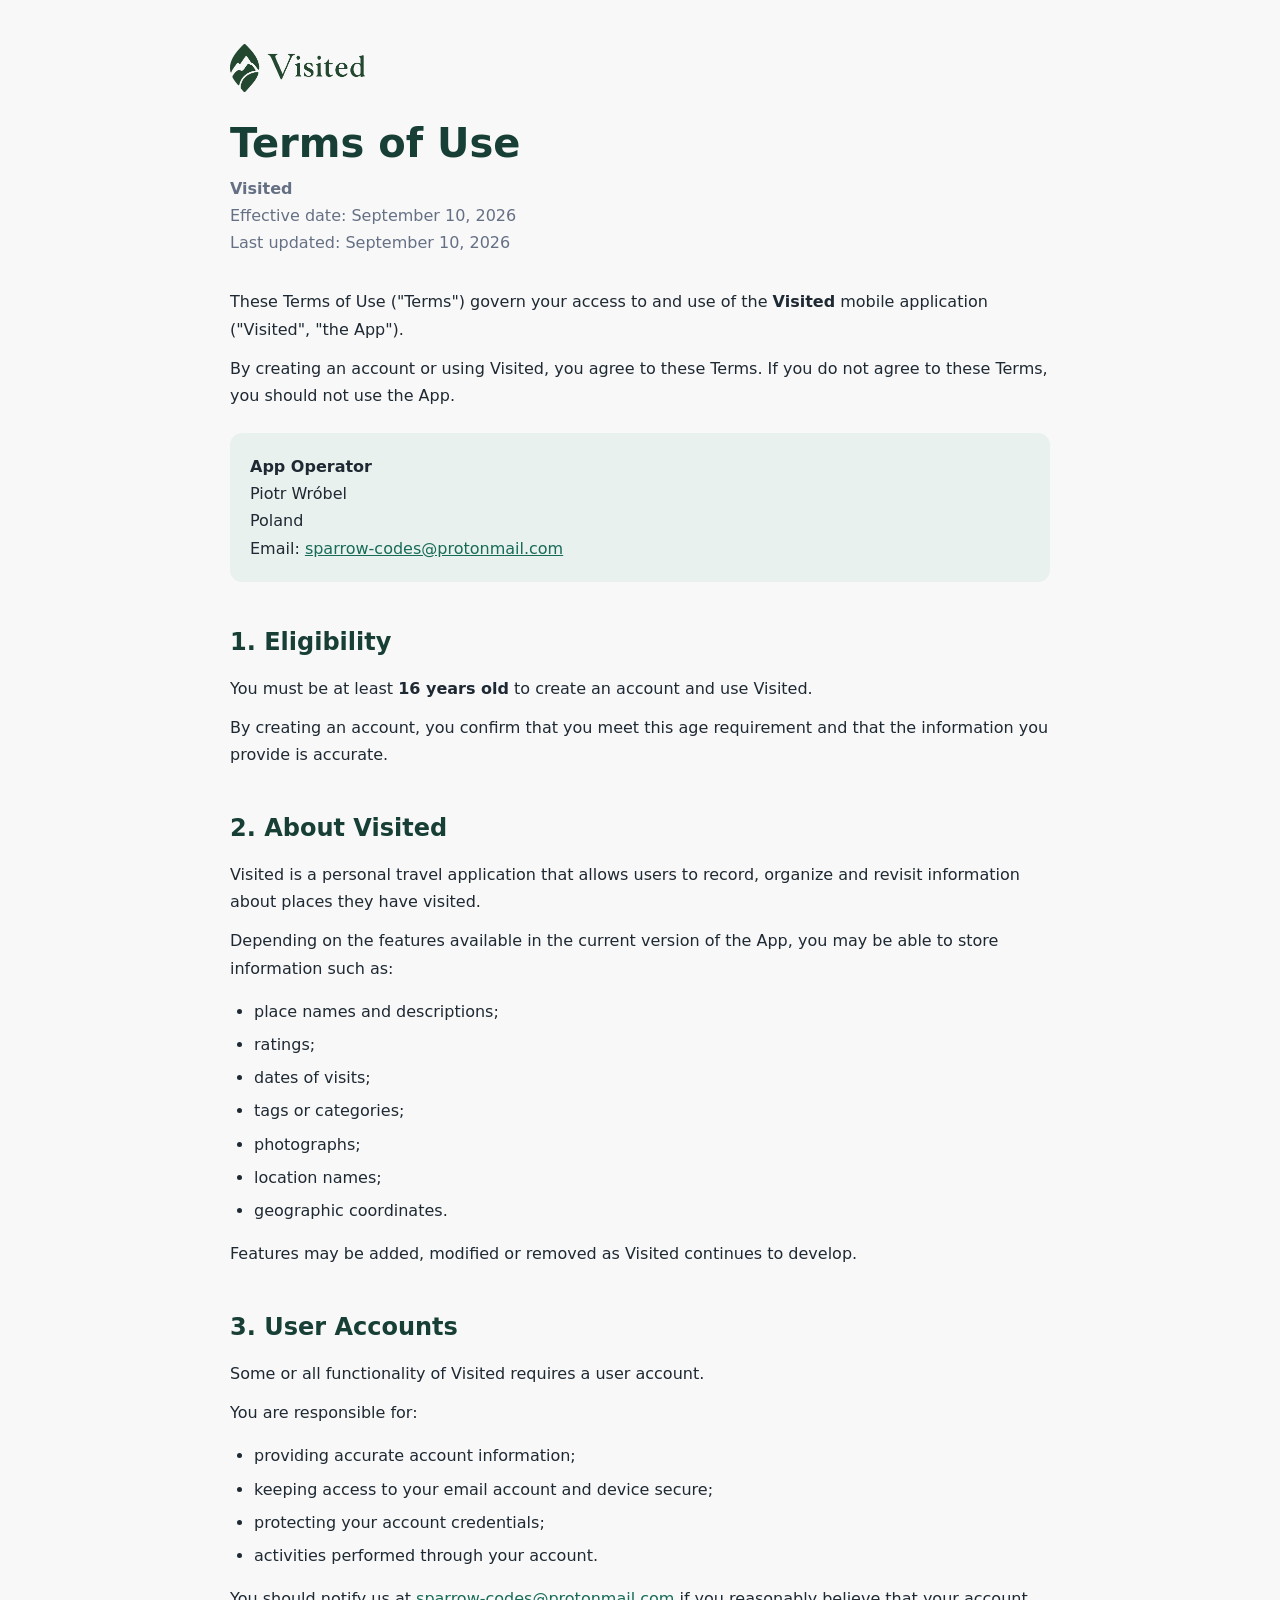
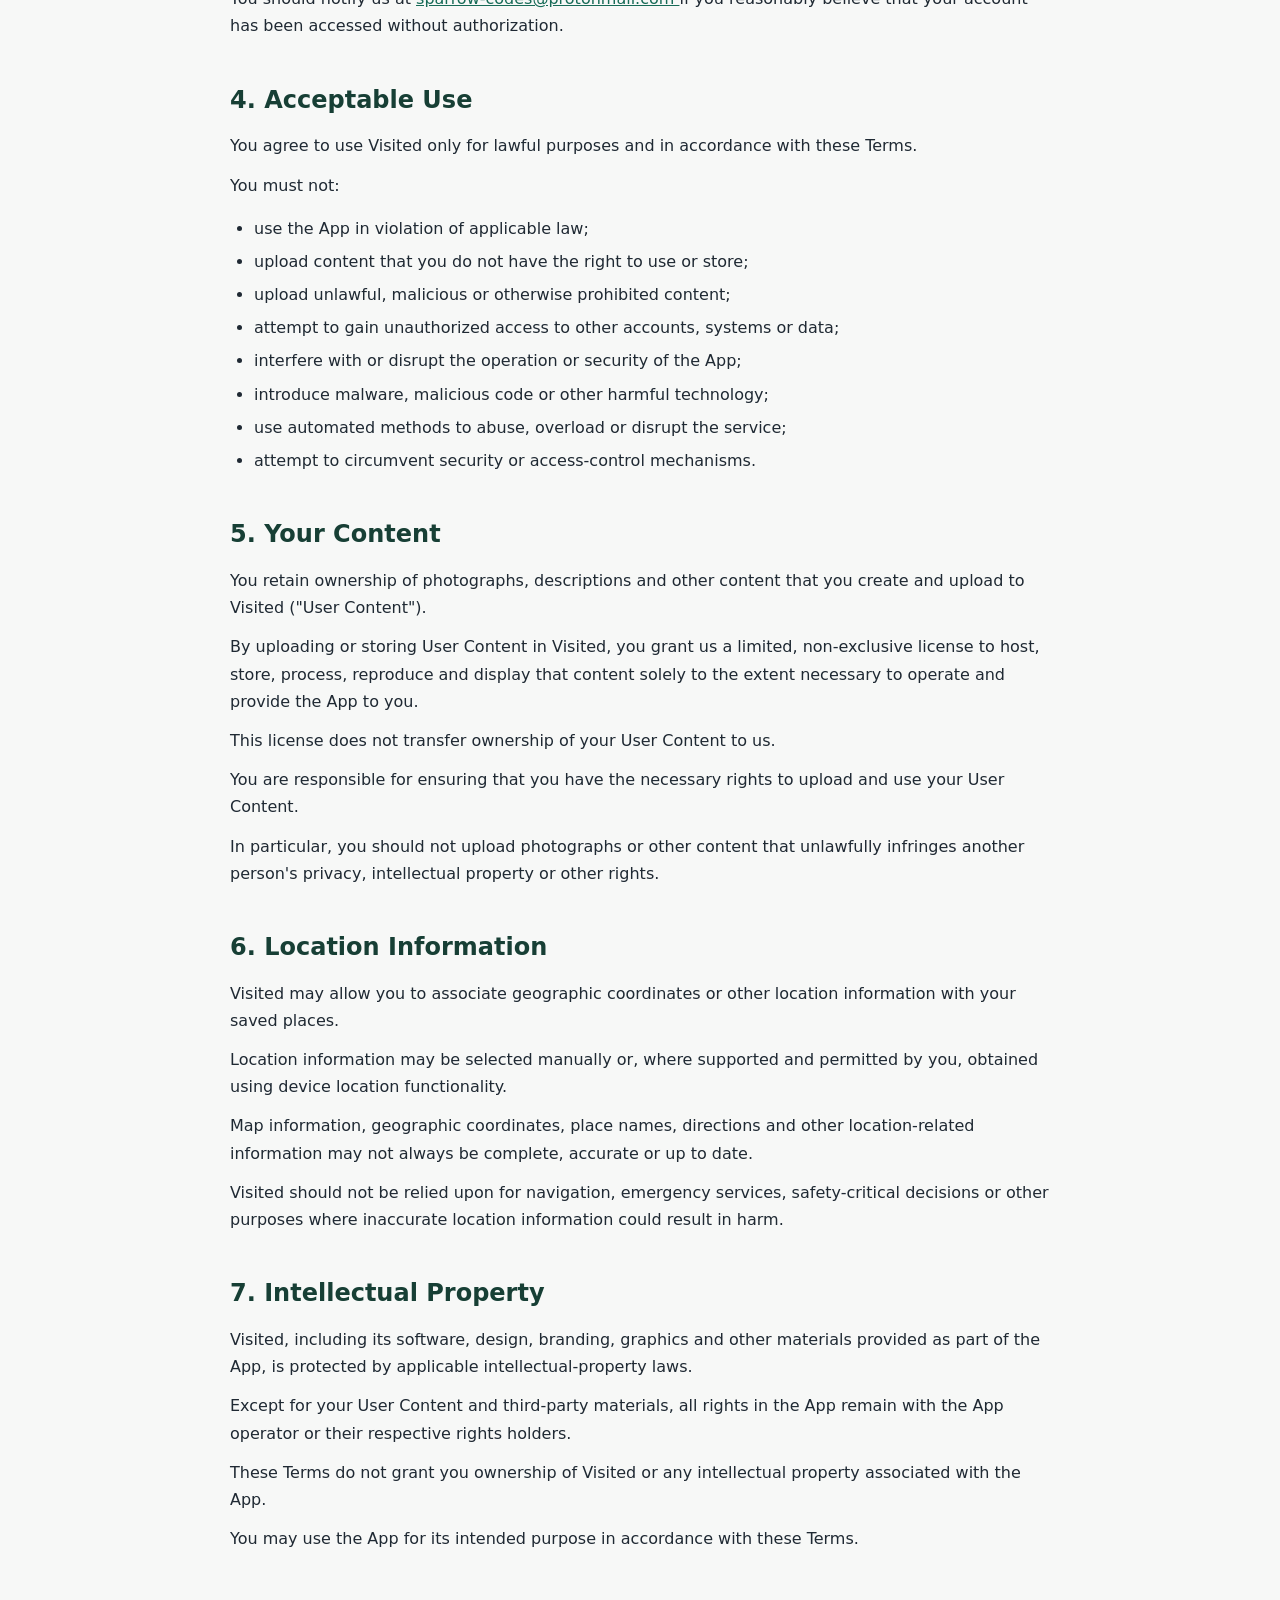
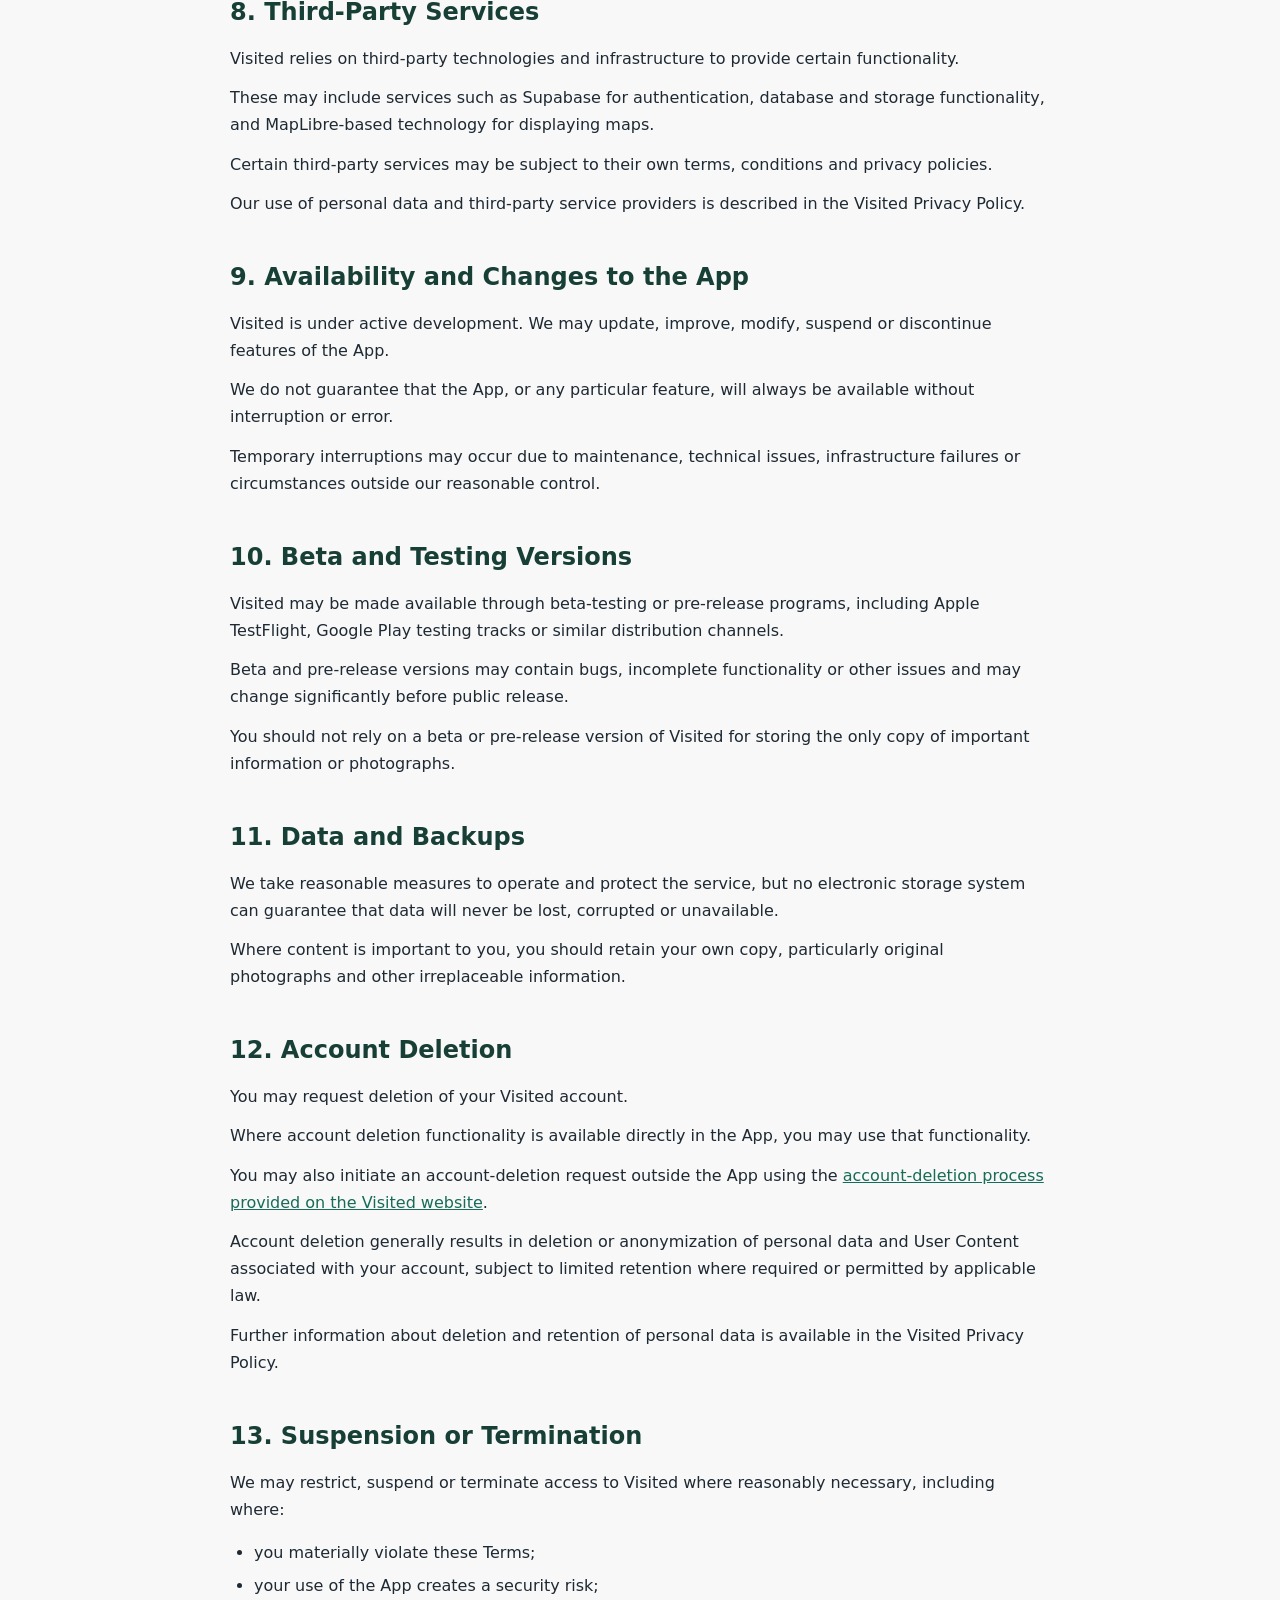
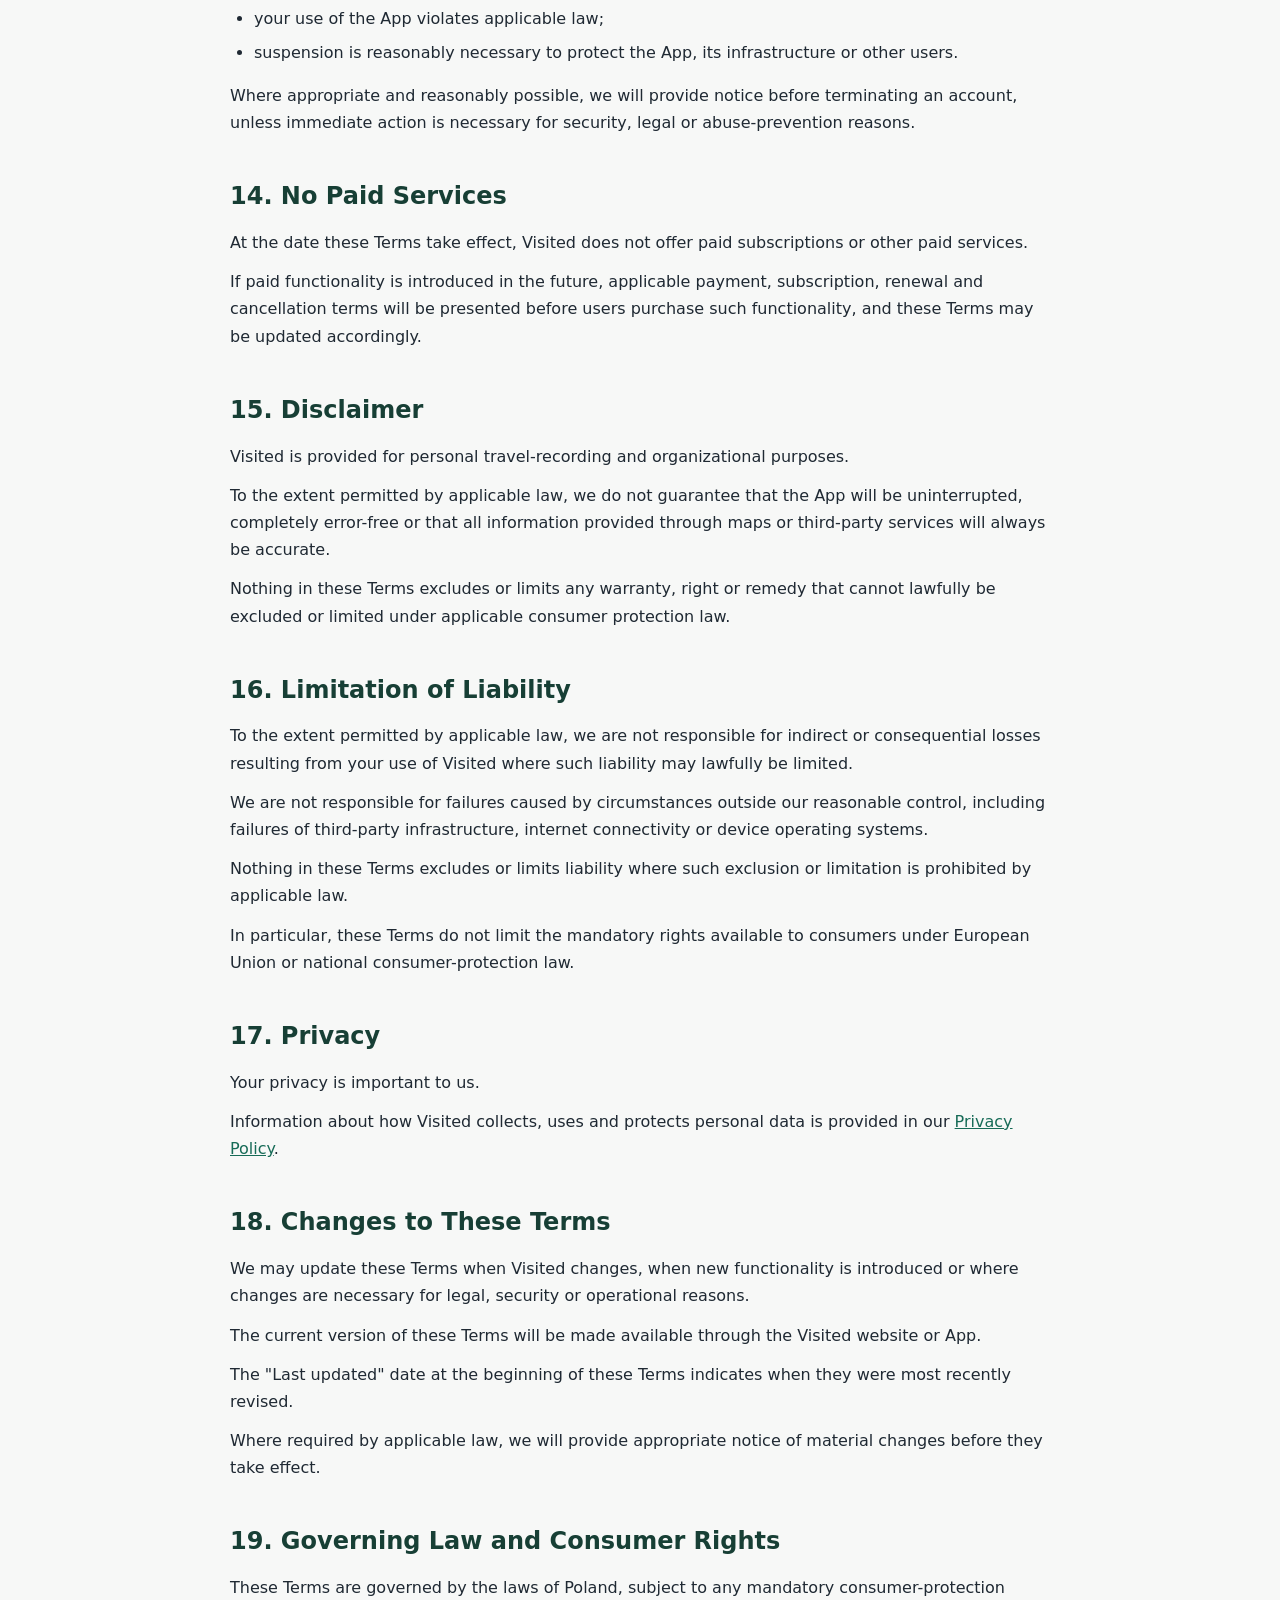
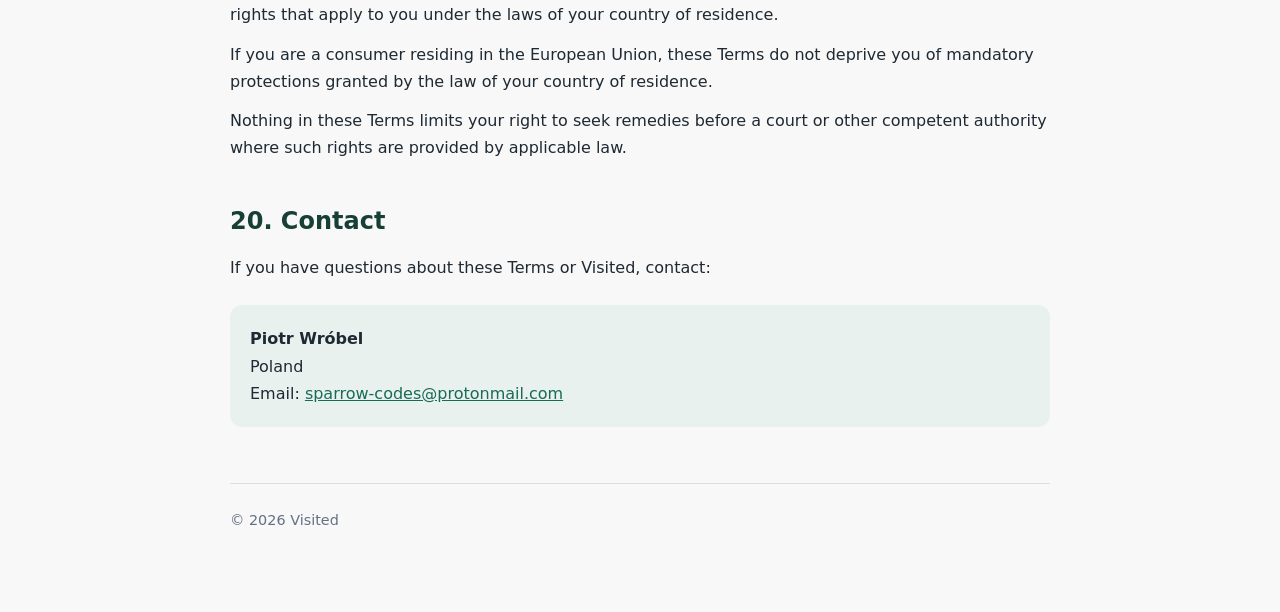
<file: terms/en/index.html>
<!DOCTYPE html>
<html lang="en">
<head>
  <meta charset="UTF-8" />
  <meta name="viewport" content="width=device-width, initial-scale=1.0" />

  <title>Visited – Terms of Use</title>

  <meta
          name="description"
          content="Terms of Use for the Visited mobile application."
  />

  <link rel="stylesheet" href="../../assets/styles.css" />
</head>

<body>
<main>
  <header class="page-header">
    <a href="../../en" aria-label="Visited main page">
      <img
              class="logo"
              src="../../assets/logo.png"
              alt="Visited"
      />
    </a>
  </header>
  <h1>Terms of Use</h1>

  <div class="meta">
    <strong>Visited</strong><br />
    Effective date: September 10, 2026<br />
    Last updated: September 10, 2026
  </div>

  <p>
    These Terms of Use ("Terms") govern your access to and use of the
    <strong>Visited</strong> mobile application ("Visited", "the App").
  </p>

  <p>
    By creating an account or using Visited, you agree to these Terms.
    If you do not agree to these Terms, you should not use the App.
  </p>

  <div class="contact">
    <strong>App Operator</strong><br />
    Piotr Wróbel<br />
    Poland<br />
    Email:
    <a href="mailto:sparrow-codes@protonmail.com">
      sparrow-codes@protonmail.com
    </a>
  </div>

  <h2>1. Eligibility</h2>

  <p>
    You must be at least <strong>16 years old</strong> to create an account
    and use Visited.
  </p>

  <p>
    By creating an account, you confirm that you meet this age requirement
    and that the information you provide is accurate.
  </p>

  <h2>2. About Visited</h2>

  <p>
    Visited is a personal travel application that allows users to record,
    organize and revisit information about places they have visited.
  </p>

  <p>
    Depending on the features available in the current version of the App,
    you may be able to store information such as:
  </p>

  <ul>
    <li>place names and descriptions;</li>
    <li>ratings;</li>
    <li>dates of visits;</li>
    <li>tags or categories;</li>
    <li>photographs;</li>
    <li>location names;</li>
    <li>geographic coordinates.</li>
  </ul>

  <p>
    Features may be added, modified or removed as Visited continues to
    develop.
  </p>

  <h2>3. User Accounts</h2>

  <p>
    Some or all functionality of Visited requires a user account.
  </p>

  <p>
    You are responsible for:
  </p>

  <ul>
    <li>providing accurate account information;</li>
    <li>keeping access to your email account and device secure;</li>
    <li>protecting your account credentials;</li>
    <li>activities performed through your account.</li>
  </ul>

  <p>
    You should notify us at
    <a href="mailto:sparrow-codes@protonmail.com">
      sparrow-codes@protonmail.com
    </a>
    if you reasonably believe that your account has been accessed without
    authorization.
  </p>

  <h2>4. Acceptable Use</h2>

  <p>
    You agree to use Visited only for lawful purposes and in accordance with
    these Terms.
  </p>

  <p>You must not:</p>

  <ul>
    <li>use the App in violation of applicable law;</li>
    <li>
      upload content that you do not have the right to use or store;
    </li>
    <li>
      upload unlawful, malicious or otherwise prohibited content;
    </li>
    <li>
      attempt to gain unauthorized access to other accounts, systems or data;
    </li>
    <li>
      interfere with or disrupt the operation or security of the App;
    </li>
    <li>
      introduce malware, malicious code or other harmful technology;
    </li>
    <li>
      use automated methods to abuse, overload or disrupt the service;
    </li>
    <li>
      attempt to circumvent security or access-control mechanisms.
    </li>
  </ul>

  <h2>5. Your Content</h2>

  <p>
    You retain ownership of photographs, descriptions and other content that
    you create and upload to Visited ("User Content").
  </p>

  <p>
    By uploading or storing User Content in Visited, you grant us a limited,
    non-exclusive license to host, store, process, reproduce and display that
    content solely to the extent necessary to operate and provide the App to
    you.
  </p>

  <p>
    This license does not transfer ownership of your User Content to us.
  </p>

  <p>
    You are responsible for ensuring that you have the necessary rights to
    upload and use your User Content.
  </p>

  <p>
    In particular, you should not upload photographs or other content that
    unlawfully infringes another person's privacy, intellectual property or
    other rights.
  </p>

  <h2>6. Location Information</h2>

  <p>
    Visited may allow you to associate geographic coordinates or other
    location information with your saved places.
  </p>

  <p>
    Location information may be selected manually or, where supported and
    permitted by you, obtained using device location functionality.
  </p>

  <p>
    Map information, geographic coordinates, place names, directions and
    other location-related information may not always be complete, accurate
    or up to date.
  </p>

  <p>
    Visited should not be relied upon for navigation, emergency services,
    safety-critical decisions or other purposes where inaccurate location
    information could result in harm.
  </p>

  <h2>7. Intellectual Property</h2>

  <p>
    Visited, including its software, design, branding, graphics and other
    materials provided as part of the App, is protected by applicable
    intellectual-property laws.
  </p>

  <p>
    Except for your User Content and third-party materials, all rights in the
    App remain with the App operator or their respective rights holders.
  </p>

  <p>
    These Terms do not grant you ownership of Visited or any intellectual
    property associated with the App.
  </p>

  <p>
    You may use the App for its intended purpose in accordance with these
    Terms.
  </p>

  <h2>8. Third-Party Services</h2>

  <p>
    Visited relies on third-party technologies and infrastructure to provide
    certain functionality.
  </p>

  <p>
    These may include services such as Supabase for authentication, database
    and storage functionality, and MapLibre-based technology for displaying
    maps.
  </p>

  <p>
    Certain third-party services may be subject to their own terms,
    conditions and privacy policies.
  </p>

  <p>
    Our use of personal data and third-party service providers is described
    in the Visited Privacy Policy.
  </p>

  <h2>9. Availability and Changes to the App</h2>

  <p>
    Visited is under active development. We may update, improve, modify,
    suspend or discontinue features of the App.
  </p>

  <p>
    We do not guarantee that the App, or any particular feature, will always
    be available without interruption or error.
  </p>

  <p>
    Temporary interruptions may occur due to maintenance, technical issues,
    infrastructure failures or circumstances outside our reasonable control.
  </p>

  <h2>10. Beta and Testing Versions</h2>

  <p>
    Visited may be made available through beta-testing or pre-release
    programs, including Apple TestFlight, Google Play testing tracks or
    similar distribution channels.
  </p>

  <p>
    Beta and pre-release versions may contain bugs, incomplete functionality
    or other issues and may change significantly before public release.
  </p>

  <p>
    You should not rely on a beta or pre-release version of Visited for
    storing the only copy of important information or photographs.
  </p>

  <h2>11. Data and Backups</h2>

  <p>
    We take reasonable measures to operate and protect the service, but no
    electronic storage system can guarantee that data will never be lost,
    corrupted or unavailable.
  </p>

  <p>
    Where content is important to you, you should retain your own copy,
    particularly original photographs and other irreplaceable information.
  </p>

  <h2>12. Account Deletion</h2>

  <p>
    You may request deletion of your Visited account.
  </p>

  <p>
    Where account deletion functionality is available directly in the App,
    you may use that functionality.
  </p>

  <p>
    You may also initiate an account-deletion request outside the App using the
    <a href="../../delete-account/en">account-deletion process provided on the Visited website</a>.
  </p>

  <p>
    Account deletion generally results in deletion or anonymization of
    personal data and User Content associated with your account, subject to
    limited retention where required or permitted by applicable law.
  </p>

  <p>
    Further information about deletion and retention of personal data is
    available in the Visited Privacy Policy.
  </p>

  <h2>13. Suspension or Termination</h2>

  <p>
    We may restrict, suspend or terminate access to Visited where reasonably
    necessary, including where:
  </p>

  <ul>
    <li>you materially violate these Terms;</li>
    <li>your use of the App creates a security risk;</li>
    <li>your use of the App violates applicable law;</li>
    <li>
      suspension is reasonably necessary to protect the App, its
      infrastructure or other users.
    </li>
  </ul>

  <p>
    Where appropriate and reasonably possible, we will provide notice before
    terminating an account, unless immediate action is necessary for
    security, legal or abuse-prevention reasons.
  </p>

  <h2>14. No Paid Services</h2>

  <p>
    At the date these Terms take effect, Visited does not offer paid
    subscriptions or other paid services.
  </p>

  <p>
    If paid functionality is introduced in the future, applicable payment,
    subscription, renewal and cancellation terms will be presented before
    users purchase such functionality, and these Terms may be updated
    accordingly.
  </p>

  <h2>15. Disclaimer</h2>

  <p>
    Visited is provided for personal travel-recording and organizational
    purposes.
  </p>

  <p>
    To the extent permitted by applicable law, we do not guarantee that the
    App will be uninterrupted, completely error-free or that all information
    provided through maps or third-party services will always be accurate.
  </p>

  <p>
    Nothing in these Terms excludes or limits any warranty, right or remedy
    that cannot lawfully be excluded or limited under applicable consumer
    protection law.
  </p>

  <h2>16. Limitation of Liability</h2>

  <p>
    To the extent permitted by applicable law, we are not responsible for
    indirect or consequential losses resulting from your use of Visited where
    such liability may lawfully be limited.
  </p>

  <p>
    We are not responsible for failures caused by circumstances outside our
    reasonable control, including failures of third-party infrastructure,
    internet connectivity or device operating systems.
  </p>

  <p>
    Nothing in these Terms excludes or limits liability where such exclusion
    or limitation is prohibited by applicable law.
  </p>

  <p>
    In particular, these Terms do not limit the mandatory rights available to
    consumers under European Union or national consumer-protection law.
  </p>

  <h2>17. Privacy</h2>

  <p>
    Your privacy is important to us.
  </p>

  <p>
    Information about how Visited collects, uses and protects personal data
    is provided in our
    <a href="../../privacy/en">Privacy Policy</a>.
  </p>

  <h2>18. Changes to These Terms</h2>

  <p>
    We may update these Terms when Visited changes, when new functionality is
    introduced or where changes are necessary for legal, security or
    operational reasons.
  </p>

  <p>
    The current version of these Terms will be made available through the
    Visited website or App.
  </p>

  <p>
    The "Last updated" date at the beginning of these Terms indicates when
    they were most recently revised.
  </p>

  <p>
    Where required by applicable law, we will provide appropriate notice of
    material changes before they take effect.
  </p>

  <h2>19. Governing Law and Consumer Rights</h2>

  <p>
    These Terms are governed by the laws of Poland, subject to any mandatory
    consumer-protection rights that apply to you under the laws of your
    country of residence.
  </p>

  <p>
    If you are a consumer residing in the European Union, these Terms do not
    deprive you of mandatory protections granted by the law of your country
    of residence.
  </p>

  <p>
    Nothing in these Terms limits your right to seek remedies before a court
    or other competent authority where such rights are provided by applicable
    law.
  </p>

  <h2>20. Contact</h2>

  <p>
    If you have questions about these Terms or Visited, contact:
  </p>

  <div class="contact">
    <strong>Piotr Wróbel</strong><br />
    Poland<br />
    Email:
    <a href="mailto:sparrow-codes@protonmail.com">
      sparrow-codes@protonmail.com
    </a>
  </div>

  <footer>
    © 2026 Visited
  </footer>
</main>
</body>
</html>
</file>
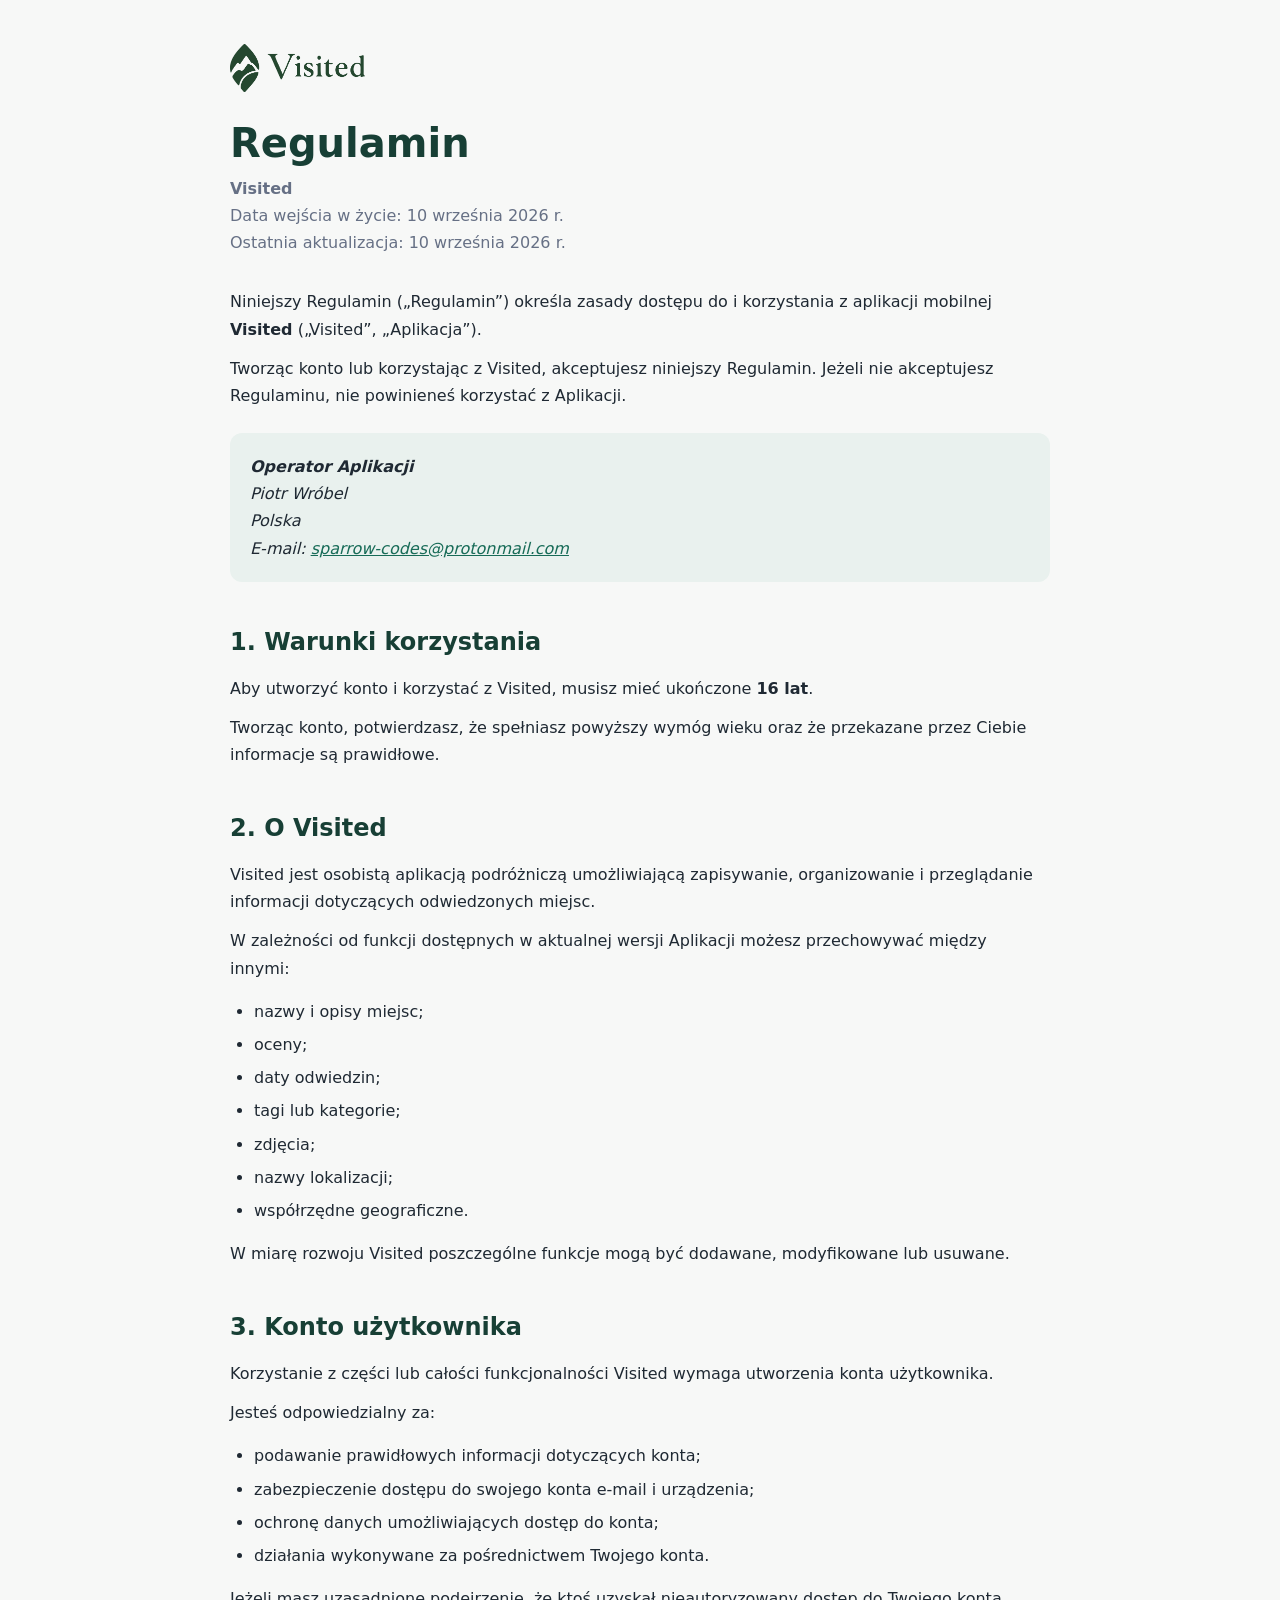
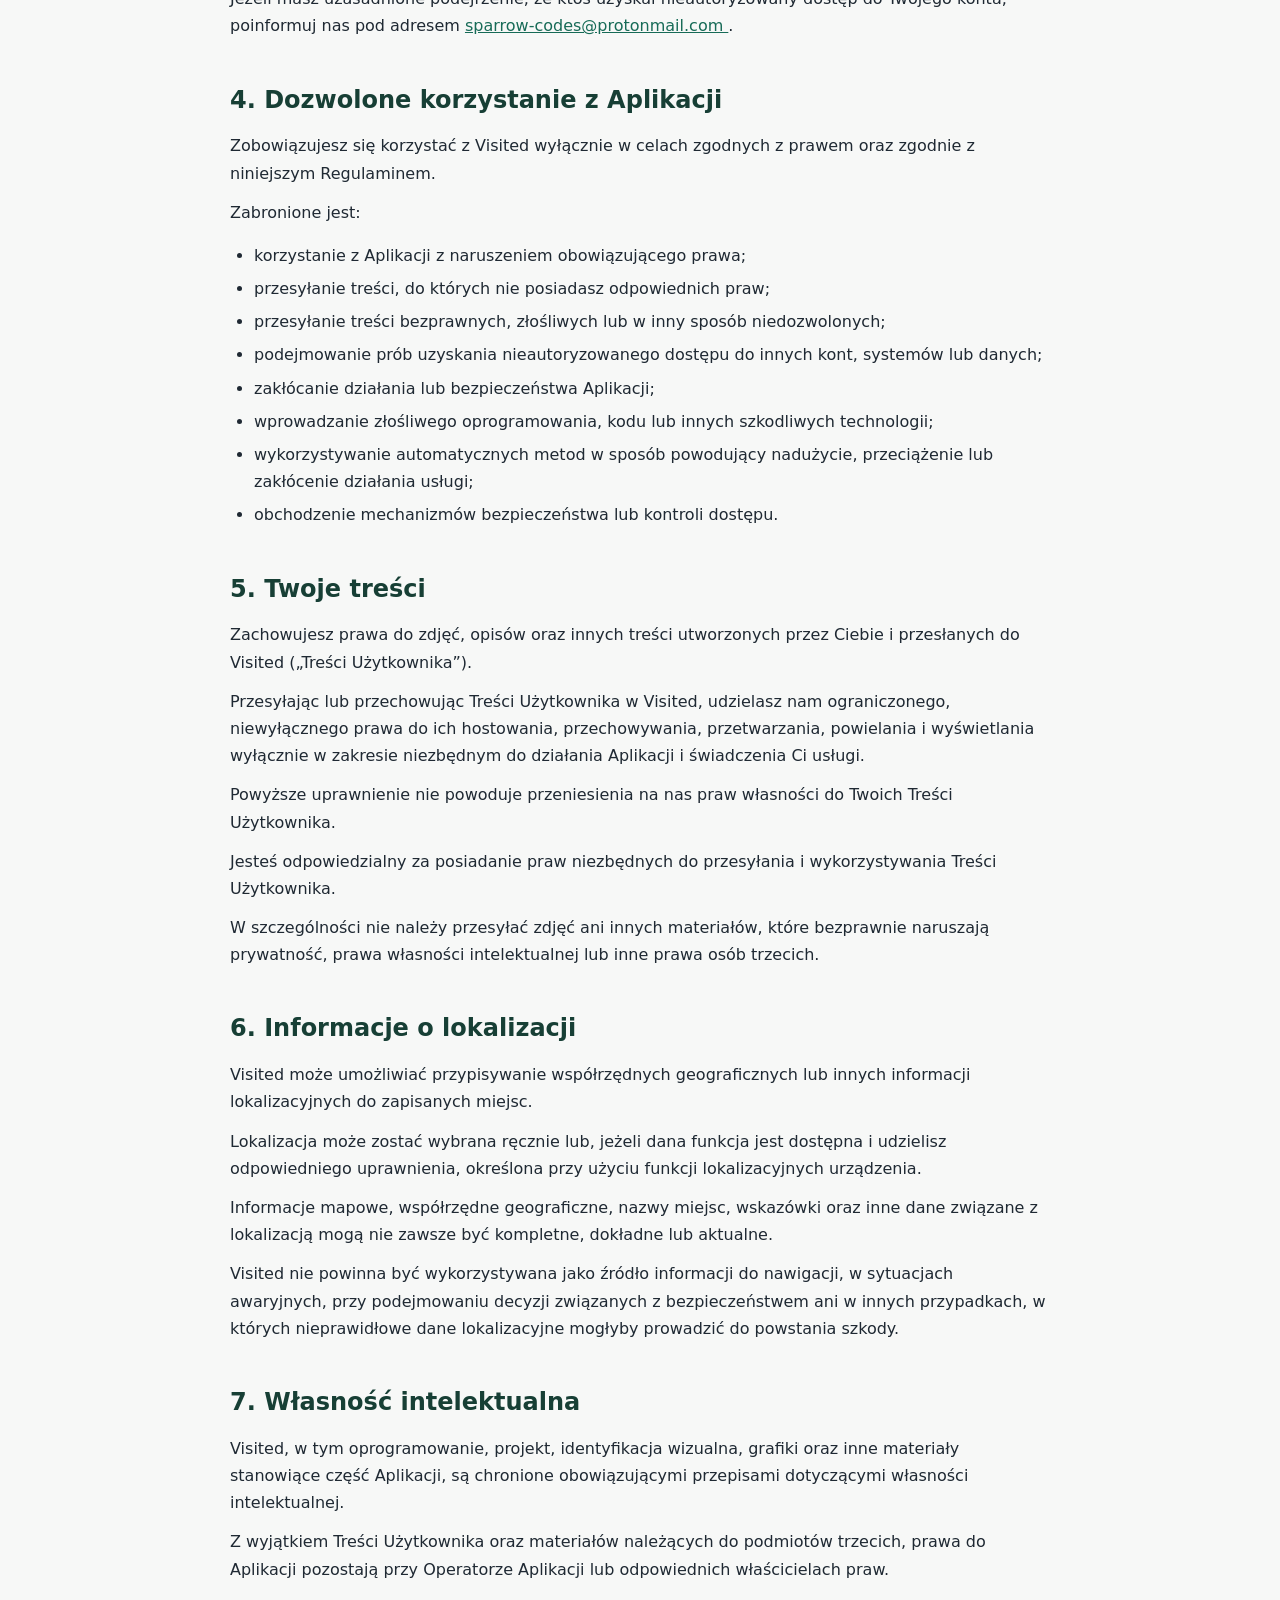
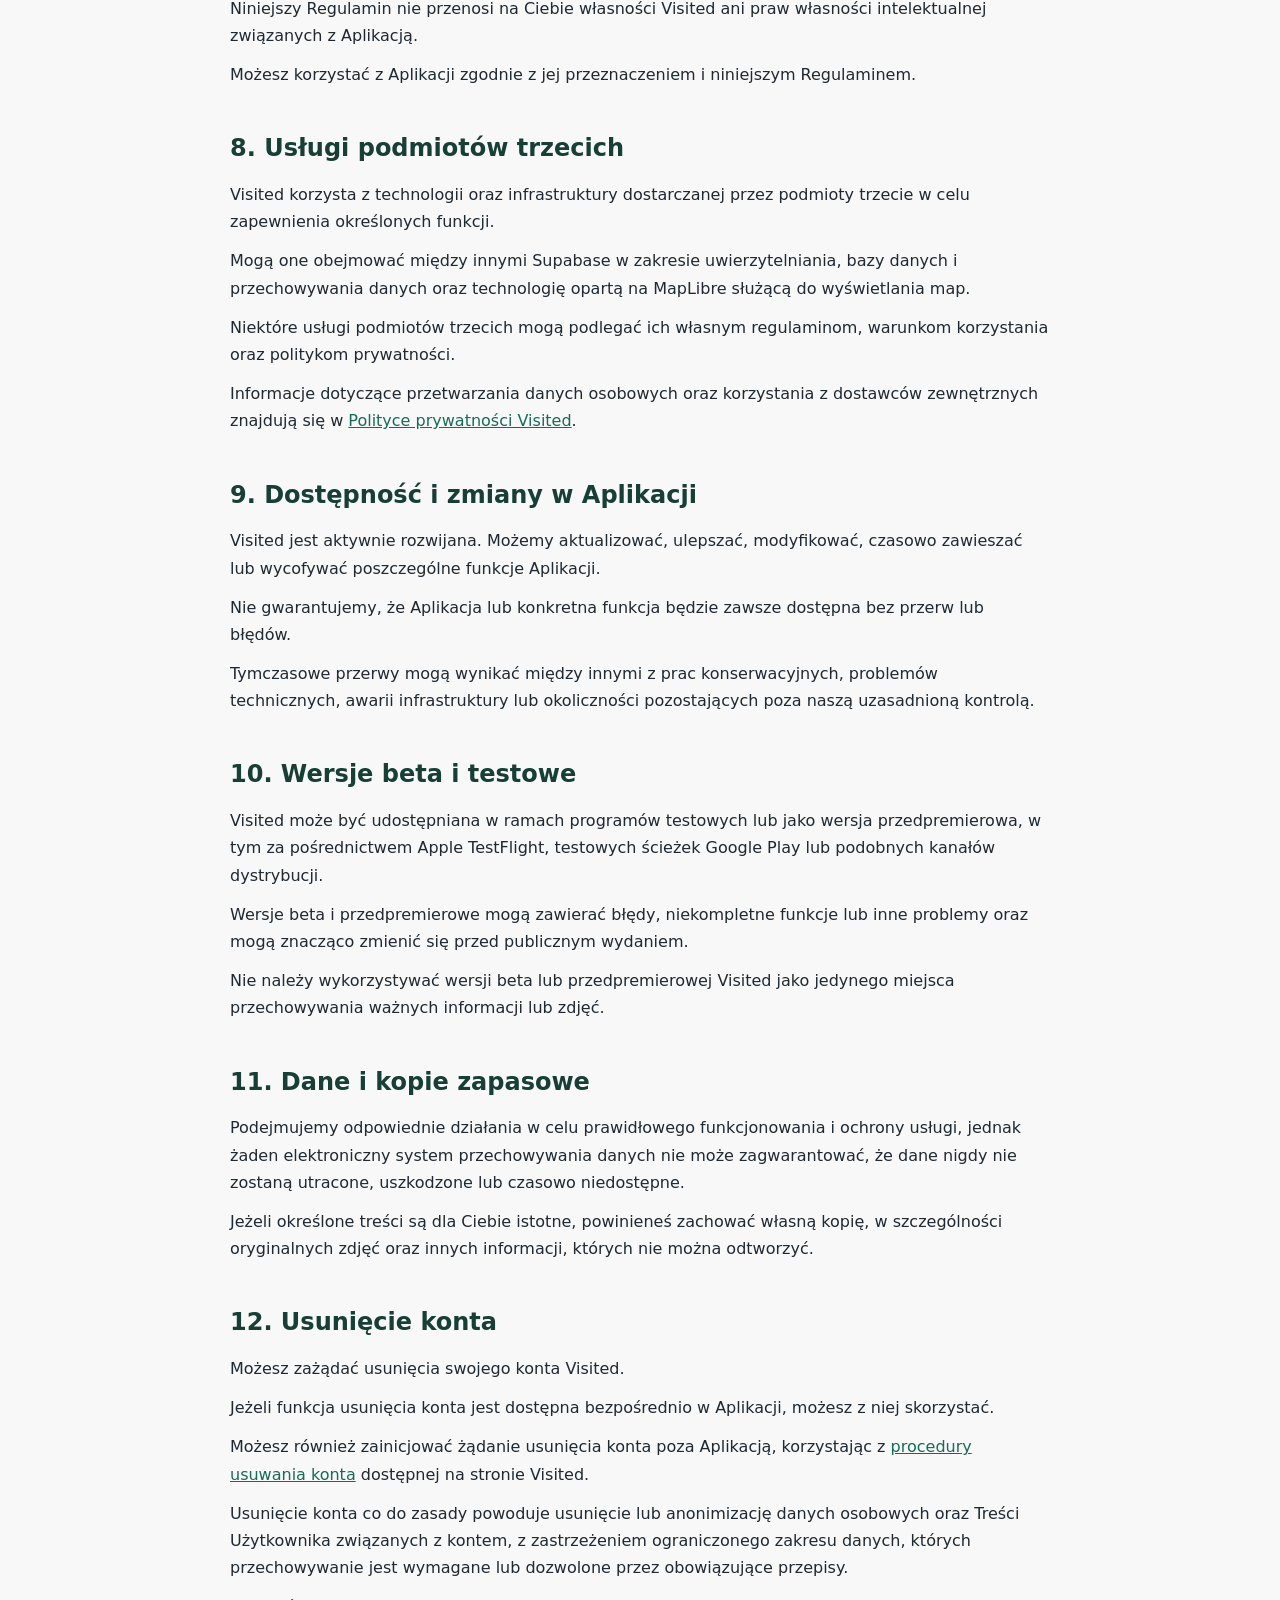
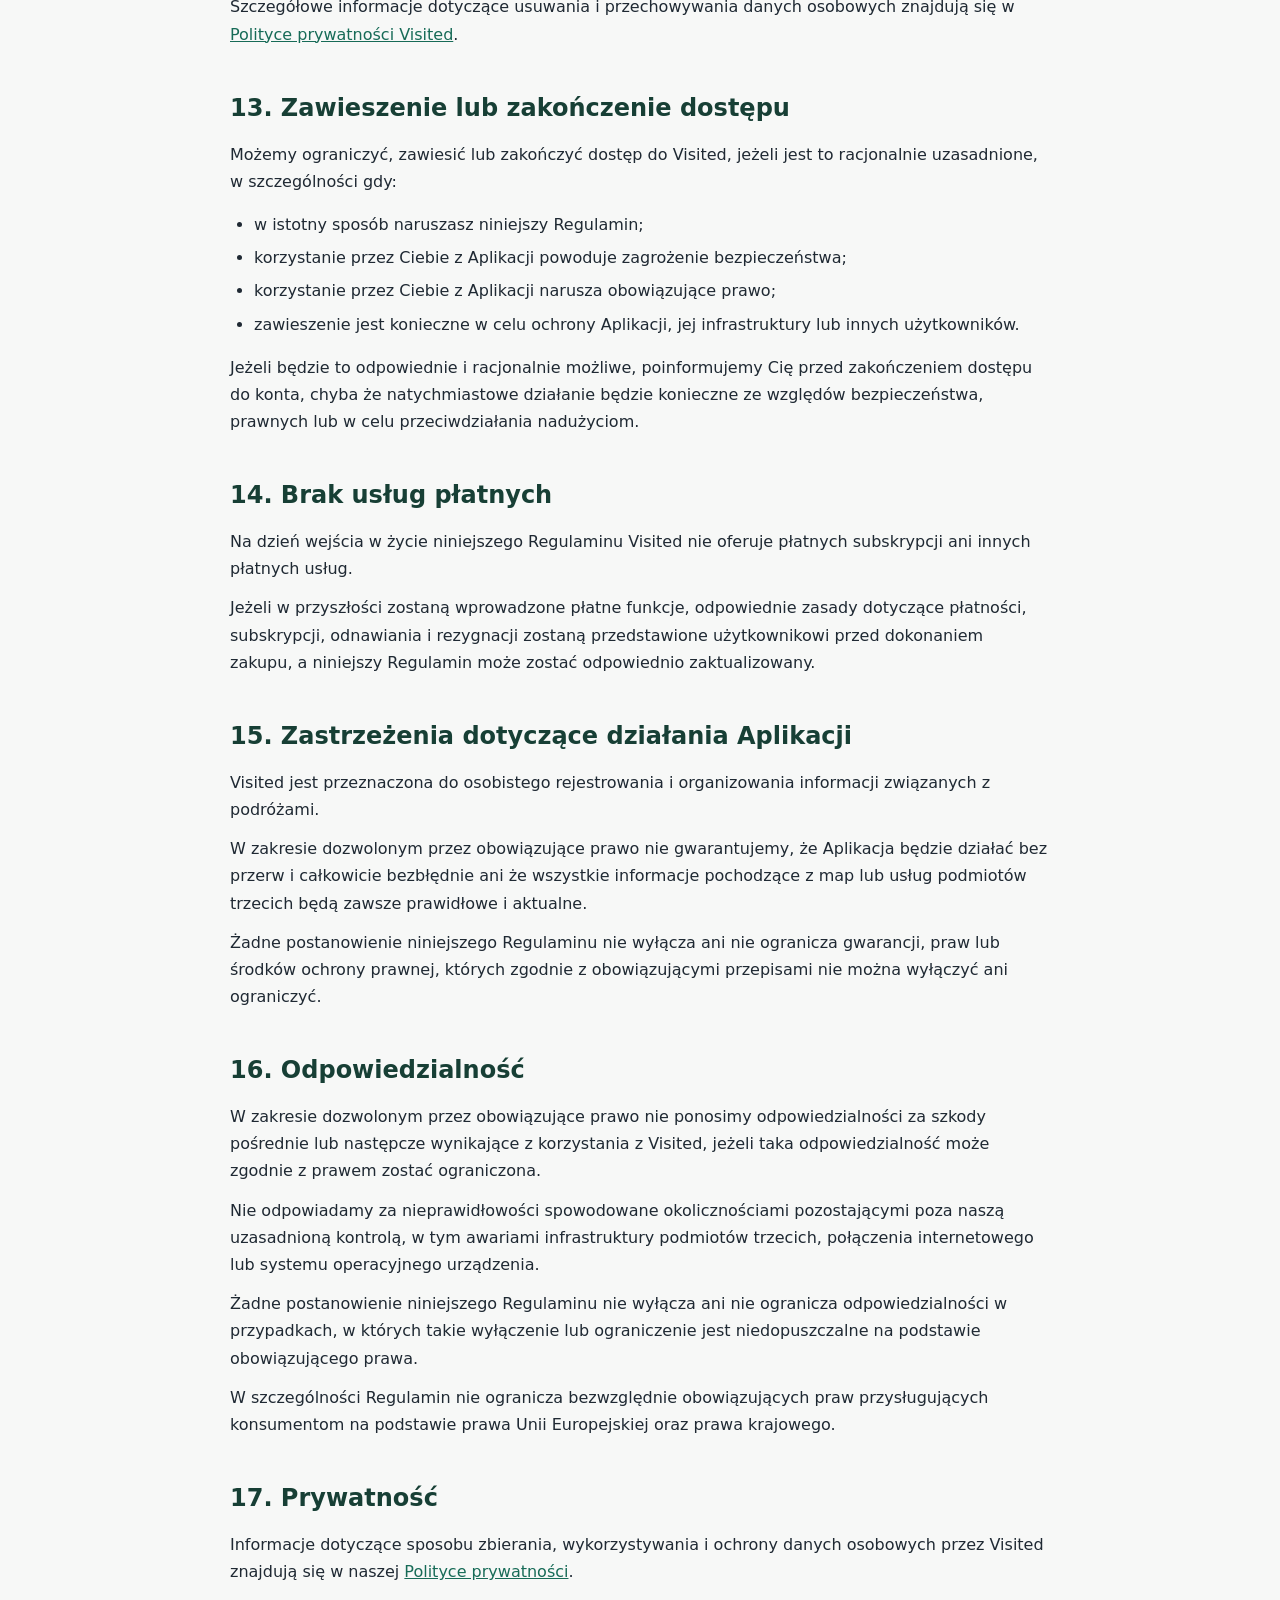
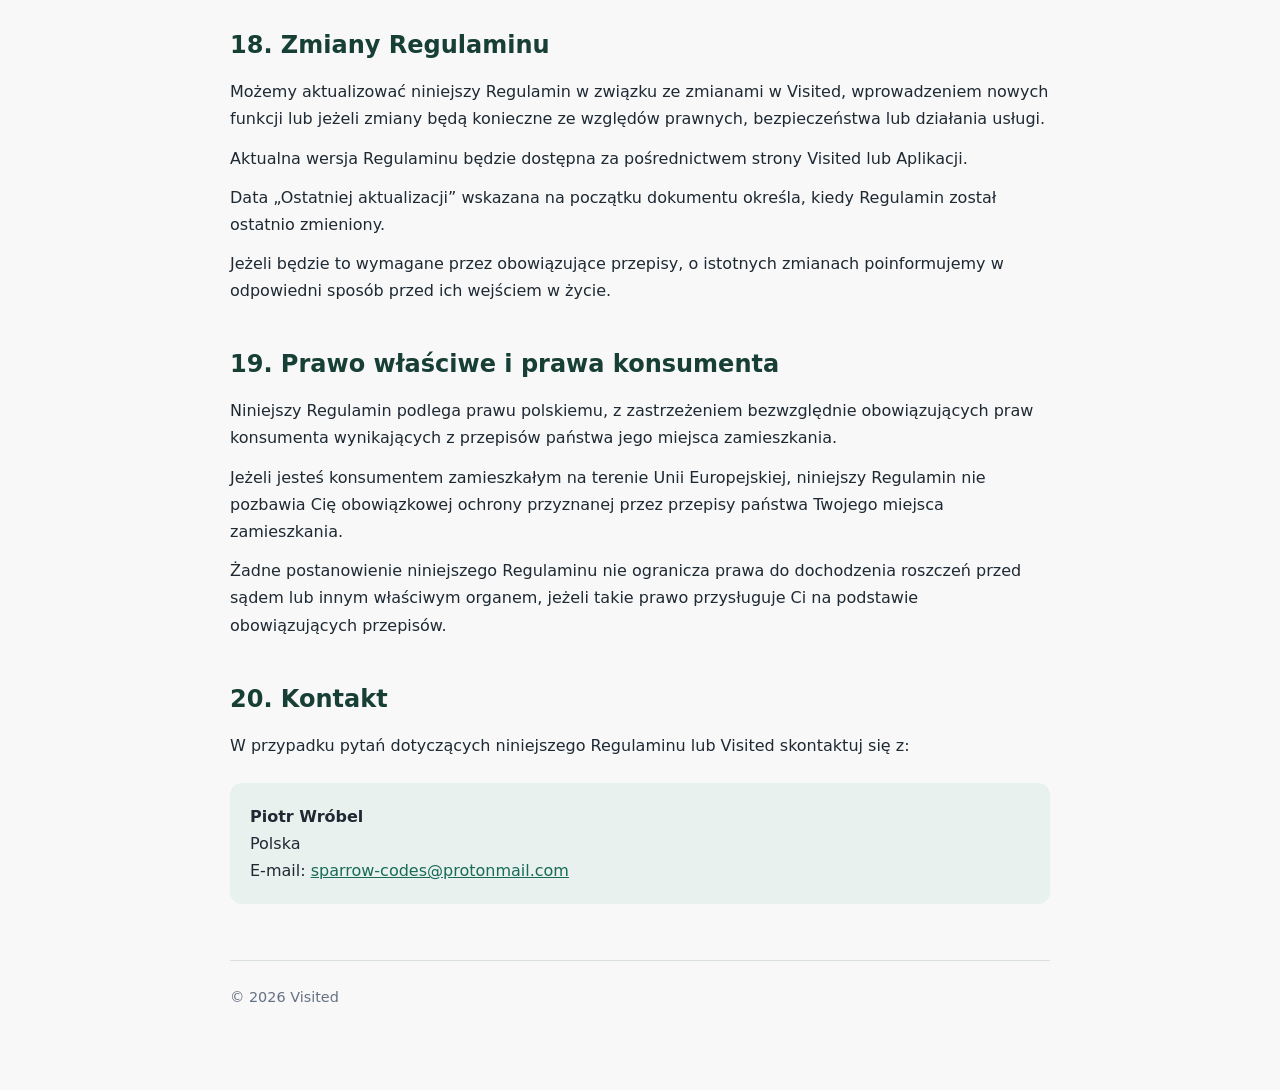
<file: terms/pl/index.html>
<!DOCTYPE html>
<html lang="pl">
<head>
    <meta charset="UTF-8" />
    <meta name="viewport" content="width=device-width, initial-scale=1.0" />

    <title>Visited – Regulamin</title>

    <meta
            name="description"
            content="Regulamin korzystania z aplikacji mobilnej Visited."
    />

    <link rel="stylesheet" href="../../assets/styles.css" />
</head>

<body>
<main>
    <header class="page-header">
        <a href="../../pl" aria-label="Strona główna Visited">
            <img
                    class="logo"
                    src="../../assets/logo.png"
                    alt="Visited"
            />
        </a>
    </header>

    <h1>Regulamin</h1>

    <div class="meta">
        <strong>Visited</strong><br />
        Data wejścia w życie: 10 września 2026 r.<br />
        Ostatnia aktualizacja: 10 września 2026 r.
    </div>

    <p>
        Niniejszy Regulamin („Regulamin”) określa zasady dostępu do
        i korzystania z aplikacji mobilnej
        <strong>Visited</strong> („Visited”, „Aplikacja”).
    </p>

    <p>
        Tworząc konto lub korzystając z Visited, akceptujesz niniejszy Regulamin.
        Jeżeli nie akceptujesz Regulaminu, nie powinieneś korzystać z Aplikacji.
    </p>

    <address class="contact">
        <strong>Operator Aplikacji</strong><br />
        Piotr Wróbel<br />
        Polska<br />
        E-mail:
        <a href="mailto:sparrow-codes@protonmail.com">
            sparrow-codes@protonmail.com
        </a>
    </address>

    <h2>1. Warunki korzystania</h2>

    <p>
        Aby utworzyć konto i korzystać z Visited, musisz mieć ukończone
        <strong>16 lat</strong>.
    </p>

    <p>
        Tworząc konto, potwierdzasz, że spełniasz powyższy wymóg wieku oraz że
        przekazane przez Ciebie informacje są prawidłowe.
    </p>

    <h2>2. O Visited</h2>

    <p>
        Visited jest osobistą aplikacją podróżniczą umożliwiającą zapisywanie,
        organizowanie i przeglądanie informacji dotyczących odwiedzonych miejsc.
    </p>

    <p>
        W zależności od funkcji dostępnych w aktualnej wersji Aplikacji możesz
        przechowywać między innymi:
    </p>

    <ul>
        <li>nazwy i opisy miejsc;</li>
        <li>oceny;</li>
        <li>daty odwiedzin;</li>
        <li>tagi lub kategorie;</li>
        <li>zdjęcia;</li>
        <li>nazwy lokalizacji;</li>
        <li>współrzędne geograficzne.</li>
    </ul>

    <p>
        W miarę rozwoju Visited poszczególne funkcje mogą być dodawane,
        modyfikowane lub usuwane.
    </p>

    <h2>3. Konto użytkownika</h2>

    <p>
        Korzystanie z części lub całości funkcjonalności Visited wymaga
        utworzenia konta użytkownika.
    </p>

    <p>Jesteś odpowiedzialny za:</p>

    <ul>
        <li>podawanie prawidłowych informacji dotyczących konta;</li>
        <li>zabezpieczenie dostępu do swojego konta e-mail i urządzenia;</li>
        <li>ochronę danych umożliwiających dostęp do konta;</li>
        <li>działania wykonywane za pośrednictwem Twojego konta.</li>
    </ul>

    <p>
        Jeżeli masz uzasadnione podejrzenie, że ktoś uzyskał nieautoryzowany
        dostęp do Twojego konta, poinformuj nas pod adresem
        <a href="mailto:sparrow-codes@protonmail.com">
            sparrow-codes@protonmail.com
        </a>.
    </p>

    <h2>4. Dozwolone korzystanie z Aplikacji</h2>

    <p>
        Zobowiązujesz się korzystać z Visited wyłącznie w celach zgodnych z
        prawem oraz zgodnie z niniejszym Regulaminem.
    </p>

    <p>Zabronione jest:</p>

    <ul>
        <li>korzystanie z Aplikacji z naruszeniem obowiązującego prawa;</li>
        <li>
            przesyłanie treści, do których nie posiadasz odpowiednich praw;
        </li>
        <li>
            przesyłanie treści bezprawnych, złośliwych lub w inny sposób
            niedozwolonych;
        </li>
        <li>
            podejmowanie prób uzyskania nieautoryzowanego dostępu do innych kont,
            systemów lub danych;
        </li>
        <li>
            zakłócanie działania lub bezpieczeństwa Aplikacji;
        </li>
        <li>
            wprowadzanie złośliwego oprogramowania, kodu lub innych szkodliwych
            technologii;
        </li>
        <li>
            wykorzystywanie automatycznych metod w sposób powodujący nadużycie,
            przeciążenie lub zakłócenie działania usługi;
        </li>
        <li>
            obchodzenie mechanizmów bezpieczeństwa lub kontroli dostępu.
        </li>
    </ul>

    <h2>5. Twoje treści</h2>

    <p>
        Zachowujesz prawa do zdjęć, opisów oraz innych treści utworzonych przez
        Ciebie i przesłanych do Visited („Treści Użytkownika”).
    </p>

    <p>
        Przesyłając lub przechowując Treści Użytkownika w Visited, udzielasz nam
        ograniczonego, niewyłącznego prawa do ich hostowania, przechowywania,
        przetwarzania, powielania i wyświetlania wyłącznie w zakresie niezbędnym
        do działania Aplikacji i świadczenia Ci usługi.
    </p>

    <p>
        Powyższe uprawnienie nie powoduje przeniesienia na nas praw własności do
        Twoich Treści Użytkownika.
    </p>

    <p>
        Jesteś odpowiedzialny za posiadanie praw niezbędnych do przesyłania i
        wykorzystywania Treści Użytkownika.
    </p>

    <p>
        W szczególności nie należy przesyłać zdjęć ani innych materiałów, które
        bezprawnie naruszają prywatność, prawa własności intelektualnej lub inne
        prawa osób trzecich.
    </p>

    <h2>6. Informacje o lokalizacji</h2>

    <p>
        Visited może umożliwiać przypisywanie współrzędnych geograficznych lub
        innych informacji lokalizacyjnych do zapisanych miejsc.
    </p>

    <p>
        Lokalizacja może zostać wybrana ręcznie lub, jeżeli dana funkcja jest
        dostępna i udzielisz odpowiedniego uprawnienia, określona przy użyciu
        funkcji lokalizacyjnych urządzenia.
    </p>

    <p>
        Informacje mapowe, współrzędne geograficzne, nazwy miejsc, wskazówki oraz
        inne dane związane z lokalizacją mogą nie zawsze być kompletne,
        dokładne lub aktualne.
    </p>

    <p>
        Visited nie powinna być wykorzystywana jako źródło informacji do
        nawigacji, w sytuacjach awaryjnych, przy podejmowaniu decyzji związanych
        z bezpieczeństwem ani w innych przypadkach, w których nieprawidłowe dane
        lokalizacyjne mogłyby prowadzić do powstania szkody.
    </p>

    <h2>7. Własność intelektualna</h2>

    <p>
        Visited, w tym oprogramowanie, projekt, identyfikacja wizualna, grafiki
        oraz inne materiały stanowiące część Aplikacji, są chronione
        obowiązującymi przepisami dotyczącymi własności intelektualnej.
    </p>

    <p>
        Z wyjątkiem Treści Użytkownika oraz materiałów należących do podmiotów
        trzecich, prawa do Aplikacji pozostają przy Operatorze Aplikacji lub
        odpowiednich właścicielach praw.
    </p>

    <p>
        Niniejszy Regulamin nie przenosi na Ciebie własności Visited ani praw
        własności intelektualnej związanych z Aplikacją.
    </p>

    <p>
        Możesz korzystać z Aplikacji zgodnie z jej przeznaczeniem i niniejszym
        Regulaminem.
    </p>

    <h2>8. Usługi podmiotów trzecich</h2>

    <p>
        Visited korzysta z technologii oraz infrastruktury dostarczanej przez
        podmioty trzecie w celu zapewnienia określonych funkcji.
    </p>

    <p>
        Mogą one obejmować między innymi Supabase w zakresie uwierzytelniania,
        bazy danych i przechowywania danych oraz technologię opartą na MapLibre
        służącą do wyświetlania map.
    </p>

    <p>
        Niektóre usługi podmiotów trzecich mogą podlegać ich własnym regulaminom,
        warunkom korzystania oraz politykom prywatności.
    </p>

    <p>
        Informacje dotyczące przetwarzania danych osobowych oraz korzystania z
        dostawców zewnętrznych znajdują się w
        <a href="../../privacy/pl">Polityce prywatności Visited</a>.
    </p>

    <h2>9. Dostępność i zmiany w Aplikacji</h2>

    <p>
        Visited jest aktywnie rozwijana. Możemy aktualizować, ulepszać,
        modyfikować, czasowo zawieszać lub wycofywać poszczególne funkcje
        Aplikacji.
    </p>

    <p>
        Nie gwarantujemy, że Aplikacja lub konkretna funkcja będzie zawsze
        dostępna bez przerw lub błędów.
    </p>

    <p>
        Tymczasowe przerwy mogą wynikać między innymi z prac konserwacyjnych,
        problemów technicznych, awarii infrastruktury lub okoliczności
        pozostających poza naszą uzasadnioną kontrolą.
    </p>

    <h2>10. Wersje beta i testowe</h2>

    <p>
        Visited może być udostępniana w ramach programów testowych lub jako
        wersja przedpremierowa, w tym za pośrednictwem Apple TestFlight,
        testowych ścieżek Google Play lub podobnych kanałów dystrybucji.
    </p>

    <p>
        Wersje beta i przedpremierowe mogą zawierać błędy, niekompletne funkcje
        lub inne problemy oraz mogą znacząco zmienić się przed publicznym
        wydaniem.
    </p>

    <p>
        Nie należy wykorzystywać wersji beta lub przedpremierowej Visited jako
        jedynego miejsca przechowywania ważnych informacji lub zdjęć.
    </p>

    <h2>11. Dane i kopie zapasowe</h2>

    <p>
        Podejmujemy odpowiednie działania w celu prawidłowego funkcjonowania i
        ochrony usługi, jednak żaden elektroniczny system przechowywania danych
        nie może zagwarantować, że dane nigdy nie zostaną utracone, uszkodzone
        lub czasowo niedostępne.
    </p>

    <p>
        Jeżeli określone treści są dla Ciebie istotne, powinieneś zachować własną
        kopię, w szczególności oryginalnych zdjęć oraz innych informacji, których
        nie można odtworzyć.
    </p>

    <h2>12. Usunięcie konta</h2>

    <p>
        Możesz zażądać usunięcia swojego konta Visited.
    </p>

    <p>
        Jeżeli funkcja usunięcia konta jest dostępna bezpośrednio w Aplikacji,
        możesz z niej skorzystać.
    </p>

    <p>
        Możesz również zainicjować żądanie usunięcia konta poza Aplikacją,
        korzystając z
        <a href="../../delete-account/pl">procedury usuwania konta</a>
        dostępnej na stronie Visited.
    </p>

    <p>
        Usunięcie konta co do zasady powoduje usunięcie lub anonimizację danych
        osobowych oraz Treści Użytkownika związanych z kontem, z zastrzeżeniem
        ograniczonego zakresu danych, których przechowywanie jest wymagane lub
        dozwolone przez obowiązujące przepisy.
    </p>

    <p>
        Szczegółowe informacje dotyczące usuwania i przechowywania danych
        osobowych znajdują się w
        <a href="../../privacy/pl">Polityce prywatności Visited</a>.
    </p>

    <h2>13. Zawieszenie lub zakończenie dostępu</h2>

    <p>
        Możemy ograniczyć, zawiesić lub zakończyć dostęp do Visited, jeżeli jest
        to racjonalnie uzasadnione, w szczególności gdy:
    </p>

    <ul>
        <li>w istotny sposób naruszasz niniejszy Regulamin;</li>
        <li>korzystanie przez Ciebie z Aplikacji powoduje zagrożenie bezpieczeństwa;</li>
        <li>korzystanie przez Ciebie z Aplikacji narusza obowiązujące prawo;</li>
        <li>
            zawieszenie jest konieczne w celu ochrony Aplikacji, jej infrastruktury
            lub innych użytkowników.
        </li>
    </ul>

    <p>
        Jeżeli będzie to odpowiednie i racjonalnie możliwe, poinformujemy Cię
        przed zakończeniem dostępu do konta, chyba że natychmiastowe działanie
        będzie konieczne ze względów bezpieczeństwa, prawnych lub w celu
        przeciwdziałania nadużyciom.
    </p>

    <h2>14. Brak usług płatnych</h2>

    <p>
        Na dzień wejścia w życie niniejszego Regulaminu Visited nie oferuje
        płatnych subskrypcji ani innych płatnych usług.
    </p>

    <p>
        Jeżeli w przyszłości zostaną wprowadzone płatne funkcje, odpowiednie
        zasady dotyczące płatności, subskrypcji, odnawiania i rezygnacji zostaną
        przedstawione użytkownikowi przed dokonaniem zakupu, a niniejszy
        Regulamin może zostać odpowiednio zaktualizowany.
    </p>

    <h2>15. Zastrzeżenia dotyczące działania Aplikacji</h2>

    <p>
        Visited jest przeznaczona do osobistego rejestrowania i organizowania
        informacji związanych z podróżami.
    </p>

    <p>
        W zakresie dozwolonym przez obowiązujące prawo nie gwarantujemy, że
        Aplikacja będzie działać bez przerw i całkowicie bezbłędnie ani że
        wszystkie informacje pochodzące z map lub usług podmiotów trzecich będą
        zawsze prawidłowe i aktualne.
    </p>

    <p>
        Żadne postanowienie niniejszego Regulaminu nie wyłącza ani nie ogranicza
        gwarancji, praw lub środków ochrony prawnej, których zgodnie z
        obowiązującymi przepisami nie można wyłączyć ani ograniczyć.
    </p>

    <h2>16. Odpowiedzialność</h2>

    <p>
        W zakresie dozwolonym przez obowiązujące prawo nie ponosimy
        odpowiedzialności za szkody pośrednie lub następcze wynikające z
        korzystania z Visited, jeżeli taka odpowiedzialność może zgodnie z
        prawem zostać ograniczona.
    </p>

    <p>
        Nie odpowiadamy za nieprawidłowości spowodowane okolicznościami
        pozostającymi poza naszą uzasadnioną kontrolą, w tym awariami
        infrastruktury podmiotów trzecich, połączenia internetowego lub systemu
        operacyjnego urządzenia.
    </p>

    <p>
        Żadne postanowienie niniejszego Regulaminu nie wyłącza ani nie ogranicza
        odpowiedzialności w przypadkach, w których takie wyłączenie lub
        ograniczenie jest niedopuszczalne na podstawie obowiązującego prawa.
    </p>

    <p>
        W szczególności Regulamin nie ogranicza bezwzględnie obowiązujących praw
        przysługujących konsumentom na podstawie prawa Unii Europejskiej oraz
        prawa krajowego.
    </p>

    <h2>17. Prywatność</h2>

    <p>
        Informacje dotyczące sposobu zbierania, wykorzystywania i ochrony danych
        osobowych przez Visited znajdują się w naszej
        <a href="../../privacy/pl">Polityce prywatności</a>.
    </p>

    <h2>18. Zmiany Regulaminu</h2>

    <p>
        Możemy aktualizować niniejszy Regulamin w związku ze zmianami w Visited,
        wprowadzeniem nowych funkcji lub jeżeli zmiany będą konieczne ze względów
        prawnych, bezpieczeństwa lub działania usługi.
    </p>

    <p>
        Aktualna wersja Regulaminu będzie dostępna za pośrednictwem strony Visited
        lub Aplikacji.
    </p>

    <p>
        Data „Ostatniej aktualizacji” wskazana na początku dokumentu określa,
        kiedy Regulamin został ostatnio zmieniony.
    </p>

    <p>
        Jeżeli będzie to wymagane przez obowiązujące przepisy, o istotnych
        zmianach poinformujemy w odpowiedni sposób przed ich wejściem w życie.
    </p>

    <h2>19. Prawo właściwe i prawa konsumenta</h2>

    <p>
        Niniejszy Regulamin podlega prawu polskiemu, z zastrzeżeniem
        bezwzględnie obowiązujących praw konsumenta wynikających z przepisów
        państwa jego miejsca zamieszkania.
    </p>

    <p>
        Jeżeli jesteś konsumentem zamieszkałym na terenie Unii Europejskiej,
        niniejszy Regulamin nie pozbawia Cię obowiązkowej ochrony przyznanej przez
        przepisy państwa Twojego miejsca zamieszkania.
    </p>

    <p>
        Żadne postanowienie niniejszego Regulaminu nie ogranicza prawa do
        dochodzenia roszczeń przed sądem lub innym właściwym organem, jeżeli takie
        prawo przysługuje Ci na podstawie obowiązujących przepisów.
    </p>

    <h2>20. Kontakt</h2>

    <p>
        W przypadku pytań dotyczących niniejszego Regulaminu lub Visited
        skontaktuj się z:
    </p>

    <div class="contact">
        <strong>Piotr Wróbel</strong><br />
        Polska<br />
        E-mail:
        <a href="mailto:sparrow-codes@protonmail.com">
            sparrow-codes@protonmail.com
        </a>
    </div>

    <footer>
        © 2026 Visited
    </footer>
</main>
</body>
</html>
</file>
<file: assets/styles.css>
:root {
    font-family:
            Inter,
            system-ui,
            -apple-system,
            BlinkMacSystemFont,
            "Segoe UI",
            sans-serif;
}

header {
    max-width: 820px;
    margin: 0 auto;
    padding-top: 24px;
}

.logo {
    display: block;
    width: auto;
    height: 3rem;
}

body {
    margin: 0;
    background: #f7f8f7;
    color: #1f2933;
    line-height: 1.7;
}

main {
    max-width: 820px;
    margin: 0 auto;
    padding: 20px 24px 80px;
}

h1 {
    margin-bottom: 8px;
    font-size: 2.5rem;
    line-height: 1.2;
    color: #173f35;
}

h2 {
    margin-top: 40px;
    margin-bottom: 12px;
    font-size: 1.5rem;
    color: #173f35;
}

h3 {
    margin-top: 28px;
    margin-bottom: 8px;
    font-size: 1.1rem;
    color: #1f2933;
}

p {
    margin: 12px 0;
}

ul {
    padding-left: 24px;
}

li {
    margin: 6px 0;
}

a {
    color: #176b57;
}

a:hover {
    text-decoration-thickness: 2px;
}

.meta {
    margin-bottom: 32px;
    color: #667085;
}

.contact {
    padding: 20px;
    margin: 24px 0;
    border-radius: 12px;
    background: #e9f1ee;
}

footer {
    margin-top: 56px;
    padding-top: 24px;
    border-top: 1px solid #d9dfdc;
    color: #667085;
    font-size: 0.9rem;
}

@media (max-width: 600px) {
    main {
        padding: 0 20px 56px 20px;
    }

    header {
        padding: 20px 20px 0 20px;
    }

    h1 {
        font-size: 2rem;
    }

    h2 {
        font-size: 1.3rem;
    }
}
</file>
